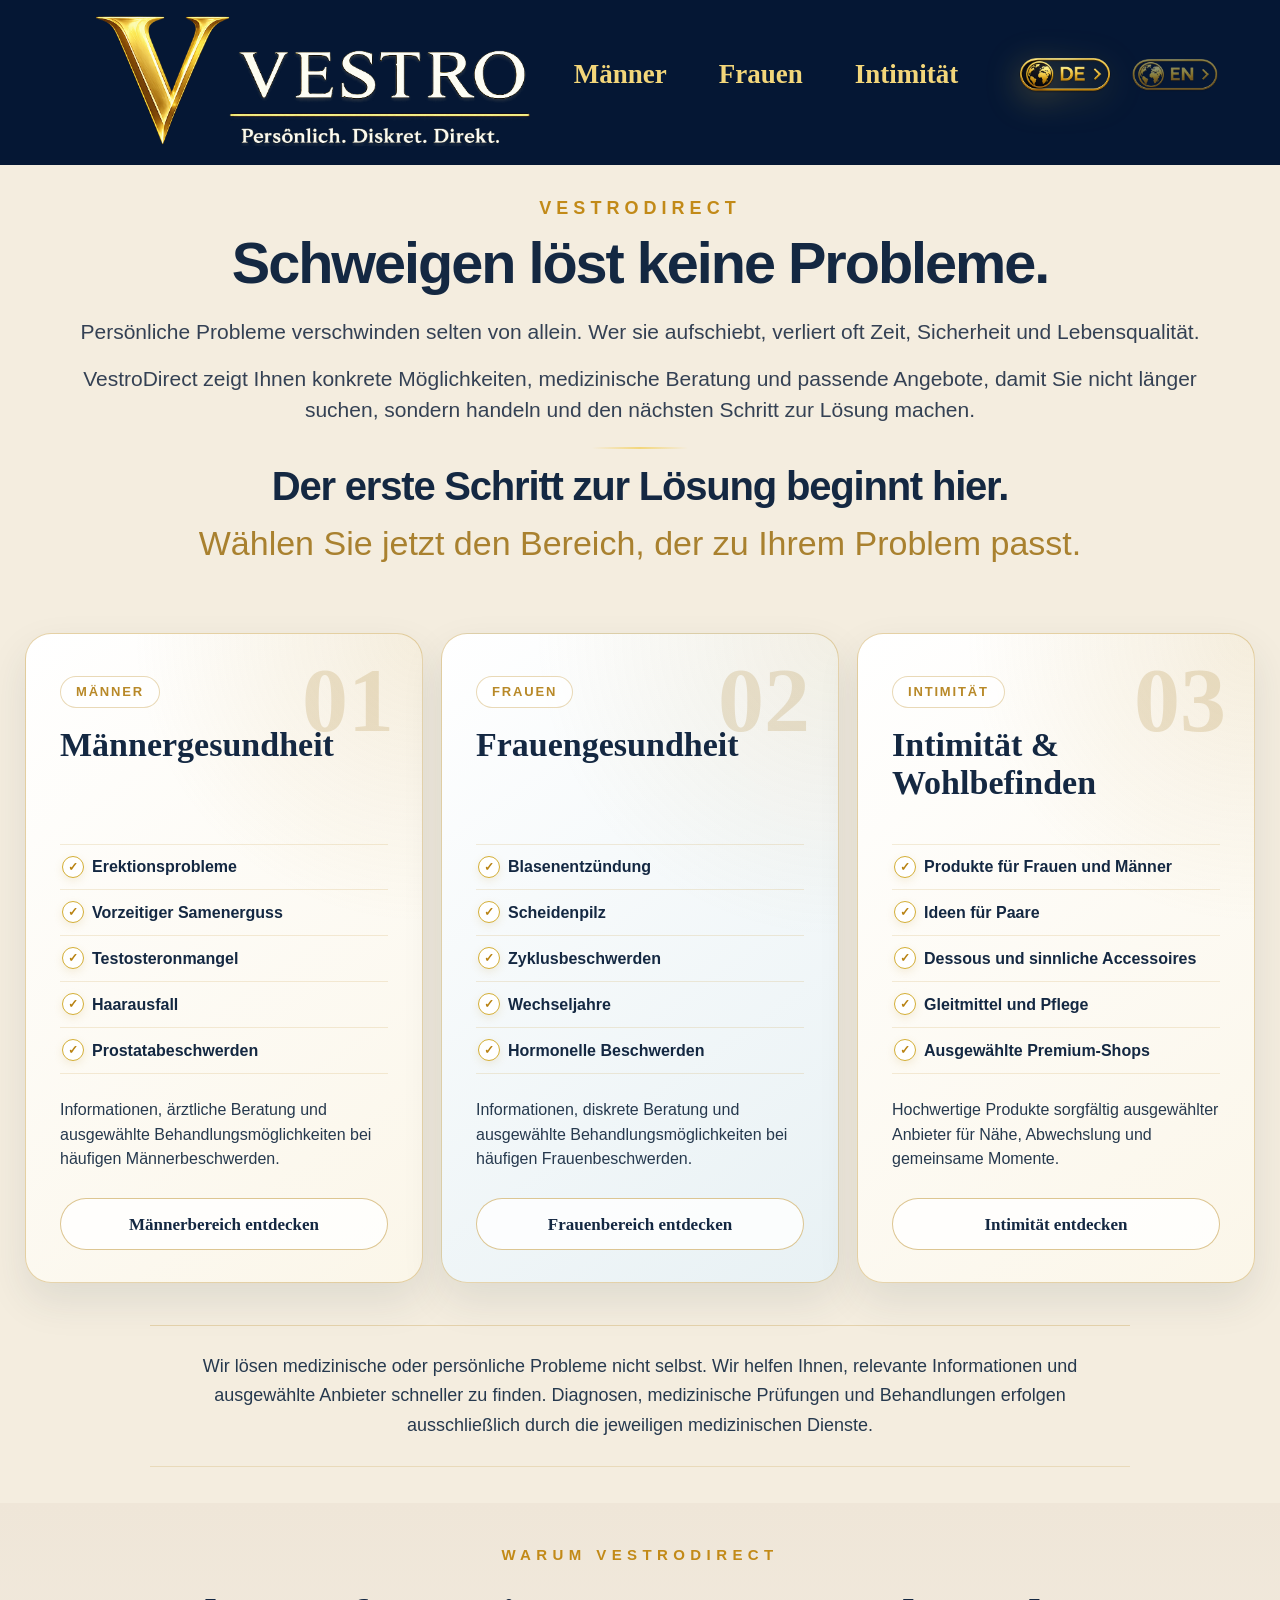
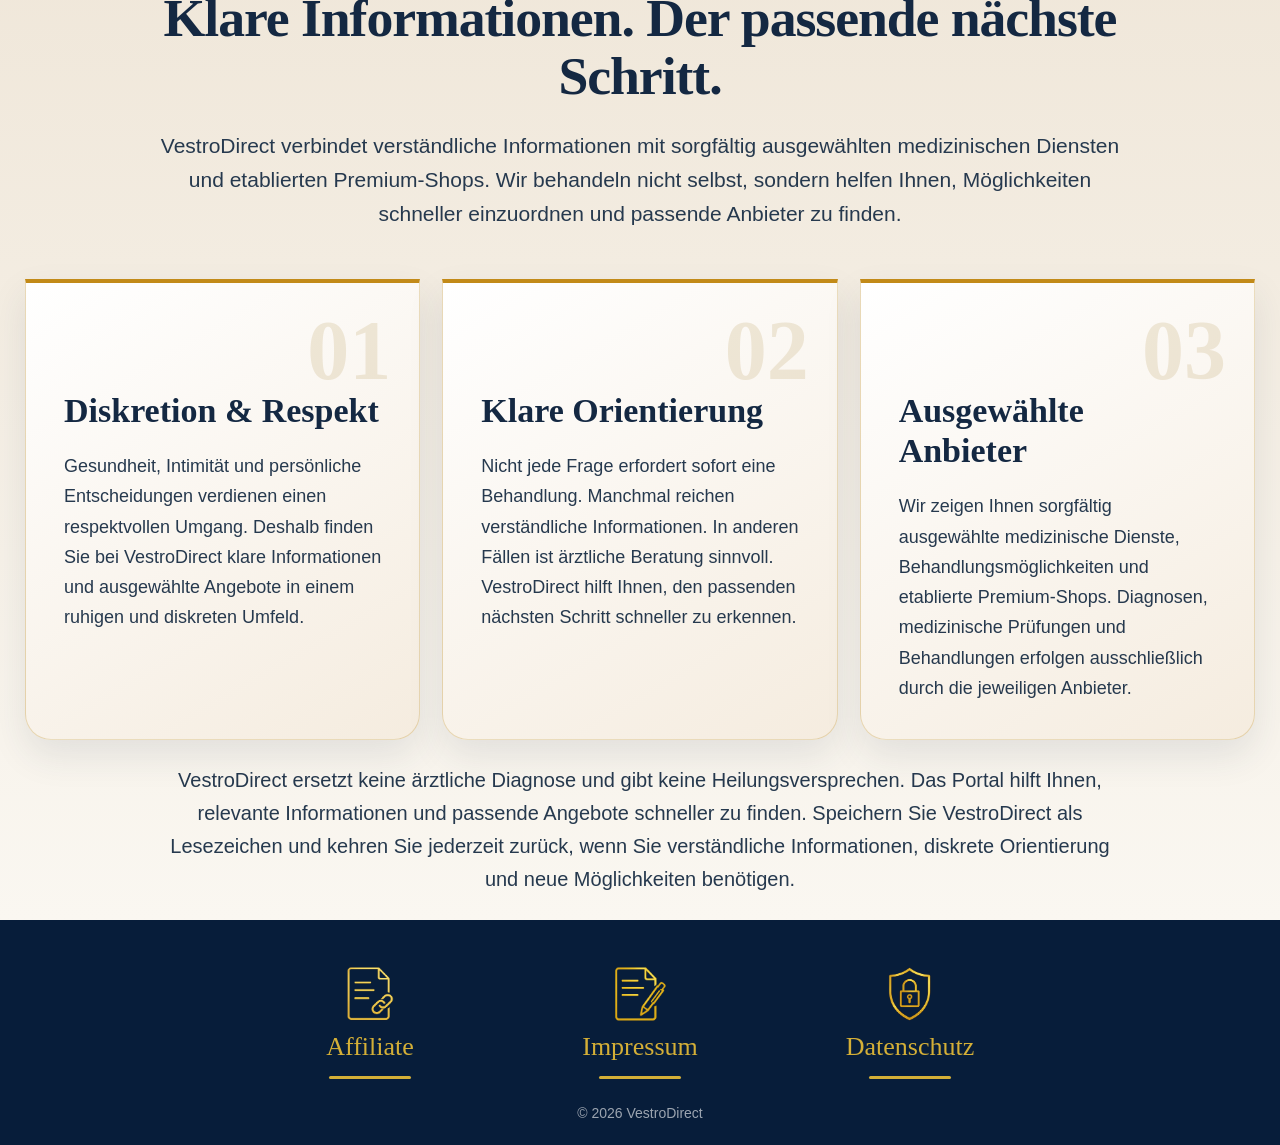
<file: index.html>
<!DOCTYPE html>
<html lang="de">

<head>
    <!-- Google tag (gtag.js) -->
    <script async src="https://www.googletagmanager.com/gtag/js?id=G-5FR7HRP999"></script>
    <script>
        window.dataLayer = window.dataLayer || [];

        function gtag() {
            dataLayer.push(arguments);
        }

        gtag("js", new Date());
        gtag("config", "G-5FR7HRP999");
    </script>

    <!-- =========================
         BASIC META
    ========================== -->
    <meta charset="UTF-8">

    <meta
        name="viewport"
        content="width=device-width, initial-scale=1.0"
    >

   <title>VestroDirect | Diskrete Lösungen. Exklusive Produkte.</title>
    <meta
  name="description"
  content="Diskrete Lösungen und exklusive Produkte für Ihre persönlichen Bedürfnisse."
>

    <meta
        name="tradetracker-site-verification"
        content="d7512b7d857cfe5f6a5f18b31994349f99f5054a"
    >

    <meta name="robots" content="index, follow">

    <link
        rel="canonical"
        href="https://vestrodirect.de/"
    >

    <!-- =========================
         ICONS & STYLES
    ========================== -->
    <link
        rel="icon"
        type="image/png"
        sizes="32x32"
        href="images/vestro_favicon_minimal_32x32.png"
    >

    <link
        rel="stylesheet"
        href="css/style.css"
    >

    <!-- =========================
         OPEN GRAPH
    ========================== -->
    <meta property="og:type" content="website">
    <meta property="og:url" content="https://vestrodirect.de/">

   <meta property="og:title"
content="VestroDirect | Diskrete Lösungen. Exklusive Produkte.">

    <meta property="og:description"
content="Diskrete Lösungen und exklusive Produkte für Ihre persönlichen Bedürfnisse.">

    <meta
        property="og:image"
        content="https://vestrodirect.de/images/vestro_favicon_ring_512x512.png"
    >

    <meta property="og:image:width" content="512">
    <meta property="og:image:height" content="512">
    <meta property="og:image:type" content="image/png">

    <!-- =========================
         TWITTER / X PREVIEW
    ========================== -->
    <meta name="twitter:card" content="summary">

    <meta property="og:description"
content="Diskrete Lösungen. Exklusive Produkte.">

   <meta name="twitter:description"
content="Diskrete Lösungen und exklusive Produkte für Ihre persönlichen Bedürfnisse.">
    <meta
        name="twitter:image"
        content="https://vestrodirect.de/images/vestro_favicon_ring_512x512.png"
    >
</head>

<body>

    <!-- =========================
         HERO SECTION
    ========================== -->
    <section class="hero">

        <!-- Header / Topbar -->
        <header class="topbar">

            <a
                href="index.html"
                class="logo-link"
                aria-label="VestroDirect Startseite"
            >
                <img
                    src="images/vestro_logo_dark_transparent_v2.png"
                    alt="VestroDirect"
                    class="logo"
                >
            </a>

            <nav
                class="main-navigation"
                aria-label="Hauptnavigation"
            >
                <a
                    href="mann.html"
                    data-de="Männer"
                    data-en="Men"
                >
                    Männer
                </a>

                <a
                    href="frau.html"
                    data-de="Frauen"
                    data-en="Women"
                >
                    Frauen
                </a>

                <a
                    href="intim.html"
                    data-de="Intimität"
                    data-en="Intimacy"
                >
                    Intimität
                </a>
            </nav>

            <div
                class="lang-buttons"
                aria-label="Sprachauswahl"
            >
                <button
                    type="button"
                    class="lang-control is-active"
                    data-language="de"
                    aria-label="Deutsch"
                    aria-pressed="true"
                >
                    <img
                        src="images/lang-de-gold-transparent-v1.png"
                        alt="Deutsch"
                        class="lang-btn"
                    >
                </button>

                <button
                    type="button"
                    class="lang-control"
                    data-language="en"
                    aria-label="English"
                    aria-pressed="false"
                >
                    <img
                        src="images/lang-en-gold-transparent-v1.png"
                        alt="English"
                        class="lang-btn"
                    >
                </button>
            </div>

        </header>

          <!-- Hero Content -->
        <div class="hero-container">

            <div class="hero-text">

                <span
                    class="hero-label"
                    data-de="VESTRODIRECT"
                    data-en="VESTRODIRECT"
                >
                    VESTRODIRECT
                </span>

                <h1
                    data-de="Schweigen löst keine Probleme."
                    data-en="Silence does not solve problems."
                >
                    Schweigen löst keine Probleme.
                </h1>

                           <p
                    data-de="Persönliche Probleme verschwinden selten von allein. Wer sie aufschiebt, verliert oft Zeit, Sicherheit und Lebensqualität."
                    data-en="Personal problems rarely disappear on their own. Postponing them often costs time, confidence and quality of life."
                >
                    Persönliche Probleme verschwinden selten von allein.
                    Wer sie aufschiebt, verliert oft Zeit, Sicherheit
                    und Lebensqualität.
                </p>

                <p
                    data-de="VestroDirect zeigt Ihnen konkrete Möglichkeiten, medizinische Beratung und passende Angebote, damit Sie nicht länger suchen, sondern handeln und den nächsten Schritt zur Lösung machen."
                    data-en="VestroDirect shows you concrete options, medical consultation and suitable offers so you can stop searching, take action and make the next step toward a solution."
                >
                    VestroDirect zeigt Ihnen konkrete Möglichkeiten,
                    medizinische Beratung und passende Angebote,
                    damit Sie nicht länger suchen, sondern handeln
                    und den nächsten Schritt zur Lösung machen.
                </p>

                <div class="hero-divider"></div>

                <div class="hero-quote">

                    <strong
                        data-de="Der erste Schritt zur Lösung beginnt hier."
                        data-en="The first step toward a solution starts here."
                    >
                        Der erste Schritt zur Lösung beginnt hier.
                    </strong>

                    <span
                        data-de="Wählen Sie jetzt den Bereich, der zu Ihrem Problem passt."
                        data-en="Choose the area that matches your problem."
                    >
                        Wählen Sie jetzt den Bereich, der zu Ihrem Problem passt.
                    </span>

                </div>

            </div>

        </div>

    </section>
    <!-- =========================
         MAIN CONTENT
    ========================== -->
    <main class="main-content">

  <!-- =========================
     PORTAL SECTIONS
========================== -->
<section
    class="portal-sections"
    id="bereiche"
>
    <div class="portal-grid">
  
        <!-- Männer -->
        <a
            href="mann.html"
            class="portal-card"
            aria-label="Männergesundheit"
        >
            <span class="card-number">01</span>

            <span
                class="portal-card-category"
                data-de="MÄNNER"
                data-en="MEN"
            >
                MÄNNER
            </span>

            <h3
                data-de="Männergesundheit"
                data-en="Men’s health"
            >
                Männergesundheit
            </h3>

            <ul class="card-points">

                <li
                    data-de="Erektionsprobleme"
                    data-en="Erectile dysfunction"
                >
                    Erektionsprobleme
                </li>

                <li
                    data-de="Vorzeitiger Samenerguss"
                    data-en="Premature ejaculation"
                >
                    Vorzeitiger Samenerguss
                </li>

                <li
                    data-de="Testosteronmangel"
                    data-en="Low testosterone"
                >
                    Testosteronmangel
                </li>

                <li
                    data-de="Haarausfall"
                    data-en="Hair loss"
                >
                    Haarausfall
                </li>

                <li
                    data-de="Prostatabeschwerden"
                    data-en="Prostate-related concerns"
                >
                    Prostatabeschwerden
                </li>

            </ul>

            <p
                class="portal-card-description"
                data-de="Informationen, ärztliche Beratung und ausgewählte Behandlungsmöglichkeiten bei häufigen Männerbeschwerden."
                data-en="Information, medical consultation and selected treatment options for common men’s health concerns."
            >
                Informationen, ärztliche Beratung und ausgewählte
                Behandlungsmöglichkeiten bei häufigen Männerbeschwerden.
            </p>

            <span
                class="portal-card-link"
                data-de="Männerbereich entdecken"
                data-en="Explore men’s health"
            >
                Männerbereich entdecken
            </span>
        </a>

        <!-- Frauen -->
        <a
            href="frau.html"
            class="portal-card"
            aria-label="Frauengesundheit"
        >
            <span class="card-number">02</span>

            <span
                class="portal-card-category"
                data-de="FRAUEN"
                data-en="WOMEN"
            >
                FRAUEN
            </span>

            <h3
                data-de="Frauengesundheit"
                data-en="Women’s health"
            >
                Frauengesundheit
            </h3>

            <ul class="card-points">

                <li
                    data-de="Blasenentzündung"
                    data-en="Urinary tract infections"
                >
                    Blasenentzündung
                </li>

                <li
                    data-de="Scheidenpilz"
                    data-en="Vaginal thrush"
                >
                    Scheidenpilz
                </li>

                <li
                    data-de="Zyklusbeschwerden"
                    data-en="Menstrual cycle concerns"
                >
                    Zyklusbeschwerden
                </li>

                <li
                    data-de="Wechseljahre"
                    data-en="Menopause"
                >
                    Wechseljahre
                </li>

                <li
                    data-de="Hormonelle Beschwerden"
                    data-en="Hormonal concerns"
                >
                    Hormonelle Beschwerden
                </li>

            </ul>

            <p
                class="portal-card-description"
                data-de="Informationen, diskrete Beratung und ausgewählte Behandlungsmöglichkeiten bei häufigen Frauenbeschwerden."
                data-en="Information, discreet consultation and selected treatment options for common women’s health concerns."
            >
                Informationen, diskrete Beratung und ausgewählte
                Behandlungsmöglichkeiten bei häufigen Frauenbeschwerden.
            </p>

            <span
                class="portal-card-link"
                data-de="Frauenbereich entdecken"
                data-en="Explore women’s health"
            >
                Frauenbereich entdecken
            </span>
        </a>

        <!-- Intimität -->
        <a
            href="intim.html"
            class="portal-card"
            aria-label="Intimität und Wohlbefinden"
        >
            <span class="card-number">03</span>

            <span
                class="portal-card-category"
                data-de="INTIMITÄT"
                data-en="INTIMACY"
            >
                INTIMITÄT
            </span>

            <h3
                data-de="Intimität & Wohlbefinden"
                data-en="Intimacy & wellbeing"
            >
                Intimität & Wohlbefinden
            </h3>

            <ul class="card-points">

                <li
                    data-de="Produkte für Frauen und Männer"
                    data-en="Products for women and men"
                >
                    Produkte für Frauen und Männer
                </li>

                <li
                    data-de="Ideen für Paare"
                    data-en="Ideas for couples"
                >
                    Ideen für Paare
                </li>

                <li
                    data-de="Dessous und sinnliche Accessoires"
                    data-en="Lingerie and sensual accessories"
                >
                    Dessous und sinnliche Accessoires
                </li>

                <li
                    data-de="Gleitmittel und Pflege"
                    data-en="Lubricants and intimate care"
                >
                    Gleitmittel und Pflege
                </li>

                <li
                    data-de="Ausgewählte Premium-Shops"
                    data-en="Selected premium shops"
                >
                    Ausgewählte Premium-Shops
                </li>

            </ul>

            <p
                class="portal-card-description"
                data-de="Hochwertige Produkte sorgfältig ausgewählter Anbieter für Nähe, Abwechslung und gemeinsame Momente."
                data-en="High-quality products from carefully selected providers for intimacy, variety and shared moments."
            >
                Hochwertige Produkte sorgfältig ausgewählter Anbieter
                für Nähe, Abwechslung und gemeinsame Momente.
            </p>

            <span
                class="portal-card-link"
                data-de="Intimität entdecken"
                data-en="Explore intimacy"
            >
                Intimität entdecken
            </span>
        </a>

    </div>

    <div class="portal-note">

        <p
            data-de="Wir lösen medizinische oder persönliche Probleme nicht selbst. Wir helfen Ihnen, relevante Informationen und ausgewählte Anbieter schneller zu finden. Diagnosen, medizinische Prüfungen und Behandlungen erfolgen ausschließlich durch die jeweiligen medizinischen Dienste."
            data-en="We do not solve medical or personal problems ourselves. We help you find relevant information and selected providers more quickly. Diagnoses, medical assessments and treatments are provided exclusively by the respective medical services."
        >
            Wir lösen medizinische oder persönliche Probleme nicht selbst.
            Wir helfen Ihnen, relevante Informationen und ausgewählte Anbieter
            schneller zu finden. Diagnosen, medizinische Prüfungen und Behandlungen
            erfolgen ausschließlich durch die jeweiligen medizinischen Dienste.
        </p>

    </div>

</section>

     <!-- =========================
     PRINCIPLES SECTION
========================= -->
<section class="principles-section">

    <div class="section-title">

        <span
            class="section-label"
            data-de="WARUM VESTRODIRECT"
            data-en="WHY VESTRODIRECT"
        >
            WARUM VESTRODIRECT
        </span>

        <h2
            data-de="Klare Informationen. Der passende nächste Schritt."
            data-en="Clear information. The right next step."
        >
            Klare Informationen. Der passende nächste Schritt.
        </h2>

        <p
            data-de="VestroDirect verbindet verständliche Informationen mit sorgfältig ausgewählten medizinischen Diensten und etablierten Premium-Shops. Wir behandeln nicht selbst, sondern helfen Ihnen, Möglichkeiten schneller einzuordnen und passende Anbieter zu finden."
            data-en="VestroDirect combines clear information with carefully selected medical services and established premium shops. We do not provide treatment ourselves. We help you understand the available options and find suitable providers more quickly."
        >
            VestroDirect verbindet verständliche Informationen
            mit sorgfältig ausgewählten medizinischen Diensten
            und etablierten Premium-Shops.
            Wir behandeln nicht selbst,
            sondern helfen Ihnen,
            Möglichkeiten schneller einzuordnen
            und passende Anbieter zu finden.
        </p>

    </div>

    <div class="principles-grid">

        <!-- Prinzip 1 -->
        <article class="principle-card">

            <span class="principle-number">01</span>

            <h3
                data-de="Diskretion & Respekt"
                data-en="Discretion & respect"
            >
                Diskretion & Respekt
            </h3>

            <p
                data-de="Gesundheit, Intimität und persönliche Entscheidungen verdienen einen respektvollen Umgang. Deshalb finden Sie bei VestroDirect klare Informationen und ausgewählte Angebote in einem ruhigen und diskreten Umfeld."
                data-en="Health, intimacy and personal decisions deserve respectful treatment. That is why VestroDirect presents clear information and selected options in a calm and discreet environment."
            >
                Gesundheit, Intimität
                und persönliche Entscheidungen
                verdienen einen respektvollen Umgang.
                Deshalb finden Sie bei VestroDirect
                klare Informationen
                und ausgewählte Angebote
                in einem ruhigen
                und diskreten Umfeld.
            </p>

        </article>

        <!-- Prinzip 2 -->
        <article class="principle-card">

            <span class="principle-number">02</span>

            <h3
                data-de="Klare Orientierung"
                data-en="Clear guidance"
            >
                Klare Orientierung
            </h3>

            <p
                data-de="Nicht jede Frage erfordert sofort eine Behandlung. Manchmal reichen verständliche Informationen. In anderen Fällen ist ärztliche Beratung sinnvoll. VestroDirect hilft Ihnen, den passenden nächsten Schritt schneller zu erkennen."
                data-en="Not every question requires immediate treatment. Sometimes clear information is enough. In other cases, medical advice may be appropriate. VestroDirect helps you identify the right next step more quickly."
            >
                Nicht jede Frage
                erfordert sofort eine Behandlung.
                Manchmal reichen
                verständliche Informationen.
                In anderen Fällen
                ist ärztliche Beratung sinnvoll.
                VestroDirect hilft Ihnen,
                den passenden nächsten Schritt
                schneller zu erkennen.
            </p>

        </article>

        <!-- Prinzip 3 -->
        <article class="principle-card">

            <span class="principle-number">03</span>

            <h3
                data-de="Ausgewählte Anbieter"
                data-en="Selected providers"
            >
                Ausgewählte Anbieter
            </h3>

            <p
                data-de="Wir zeigen Ihnen sorgfältig ausgewählte medizinische Dienste, Behandlungsmöglichkeiten und etablierte Premium-Shops. Diagnosen, medizinische Prüfungen und Behandlungen erfolgen ausschließlich durch die jeweiligen Anbieter."
                data-en="We present carefully selected medical services, treatment options and established premium shops. Diagnoses, medical assessments and treatments are provided exclusively by the respective providers."
            >
                Wir zeigen Ihnen
                sorgfältig ausgewählte
                medizinische Dienste,
                Behandlungsmöglichkeiten
                und etablierte Premium-Shops.
                Diagnosen, medizinische Prüfungen
                und Behandlungen erfolgen
                ausschließlich durch
                die jeweiligen Anbieter.
            </p>

        </article>

    </div>

    <div class="principles-note">

        <p
            data-de="VestroDirect ersetzt keine ärztliche Diagnose und gibt keine Heilungsversprechen. Das Portal hilft Ihnen, relevante Informationen und passende Angebote schneller zu finden. Speichern Sie VestroDirect als Lesezeichen und kehren Sie jederzeit zurück, wenn Sie verständliche Informationen, diskrete Orientierung und neue Möglichkeiten benötigen."
            data-en="VestroDirect does not replace a medical diagnosis and makes no promises of a cure. The portal helps you find relevant information and suitable options more quickly. Save VestroDirect as a bookmark and return whenever you need clear information, discreet guidance and new options."
        >
            VestroDirect ersetzt
            keine ärztliche Diagnose
            und gibt keine Heilungsversprechen.
            Das Portal hilft Ihnen,
            relevante Informationen
            und passende Angebote
            schneller zu finden.
            Speichern Sie VestroDirect
            als Lesezeichen
            und kehren Sie jederzeit zurück,
            wenn Sie verständliche Informationen,
            diskrete Orientierung
            und neue Möglichkeiten benötigen.
        </p>

    </div>

</section>
<!-- =========================
     FOOTER
========================= -->
<footer class="site-footer">

    <div class="content-container">

        <div class="footer-links">

            <a href="affiliate.html" class="footer-link">
                <img src="images/affiliate.png" alt="Affiliate">

                <span
                    data-de="Affiliate"
                    data-en="Affiliate"
                >
                    Affiliate
                </span>
            </a>

            <a href="impressum.html" class="footer-link">
                <img src="images/impressum.png" alt="Impressum">

                <span
                    data-de="Impressum"
                    data-en="Legal Notice"
                >
                    Impressum
                </span>
            </a>

            <a href="datenschutz.html" class="footer-link">
                <img src="images/datenschutz.png" alt="Datenschutz">

                <span
                    data-de="Datenschutz"
                    data-en="Privacy Policy"
                >
                    Datenschutz
                </span>
            </a>

        </div>

        <div class="footer-copy">
            <p>© 2026 VestroDirect</p>

            <p
                data-de="Persönlich. Diskret. Direkt."
                data-en="Personal. Discreet. Direct."
            >
                Persönlich. Diskret. Direkt.
            </p>
        </div>

    </div>

</footer>
    <!-- =========================
         LANGUAGE SWITCHER
    ========================== -->
    <script>
        const languageButtons =
            document.querySelectorAll(".lang-control");

        const translatedElements =
            document.querySelectorAll("[data-de][data-en]");

        const pageDescription =
            document.querySelector('meta[name="description"]');

        const languageSettings = {
            de: {
                pageTitle:
                    "VestroDirect | Diskrete Lösungen für persönliche Themen",

                pageDescription:
                    "VestroDirect ist ein unabhängiges Informationsportal für persönliche Themen, diskrete Entscheidungen und vertrauensvolle Orientierung in Deutschland."
            },

            en: {
                pageTitle:
                    "VestroDirect | Discreet solutions for personal topics",

                pageDescription:
                    "VestroDirect is an independent information portal for personal topics, discreet decisions and trustworthy orientation in Germany."
            }
        };

        function setLanguage(language) {
            if (!languageSettings[language]) {
                return;
            }

            document.documentElement.lang = language;

            translatedElements.forEach((element) => {
                element.innerHTML =
                    element.dataset[language];
            });

            document.title =
                languageSettings[language].pageTitle;

            pageDescription.setAttribute(
                "content",
                languageSettings[language].pageDescription
            );

            languageButtons.forEach((button) => {
                const isActive =
                    button.dataset.language === language;

                button.classList.toggle(
                    "is-active",
                    isActive
                );

                button.setAttribute(
                    "aria-pressed",
                    String(isActive)
                );
            });
        }

        languageButtons.forEach((button) => {
            button.addEventListener("click", () => {
                setLanguage(
                    button.dataset.language
                );
            });
        });

        setLanguage("de");
    </script>

</body>

</html>
</file>
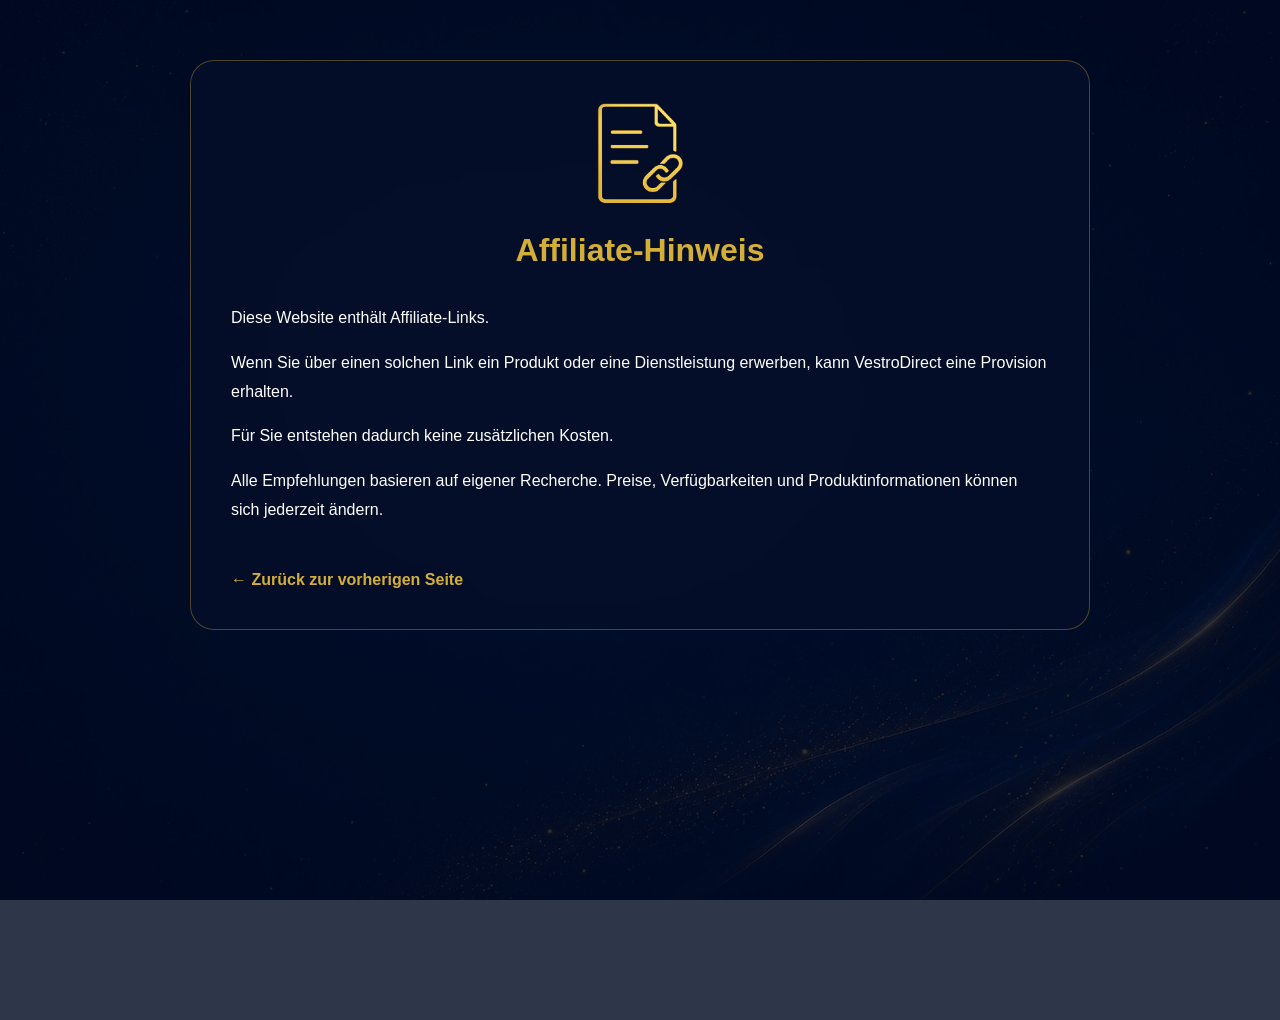
<file: affiliate.html>
<!DOCTYPE html>

<html lang="de">
<head>
<meta charset="UTF-8">
<meta name="viewport" content="width=device-width, initial-scale=1.0">
<title>Affiliate-Hinweis | VestroDirect</title>

<style>
body{
margin:0;
font-family:Arial,Helvetica,sans-serif;
color:#ffffff;
background-image:url("images/vestro_hero_luxury_navy_gold.webp");
background-size:cover;
background-position:center;
background-attachment:fixed;
}

.overlay{
min-height:100vh;
background:rgba(0,10,35,.82);
padding:60px 20px;
}

.container{
max-width:900px;
margin:0 auto;
}

.card{
background:rgba(5,15,40,.85);
border:1px solid rgba(212,175,55,.35);
border-radius:24px;
padding:40px;
backdrop-filter:blur(12px);
}

.icon{
width:90px;
display:block;
margin:0 auto 25px;
}

h1{
text-align:center;
color:#d4af37;
margin-bottom:35px;
}

p{
line-height:1.8;
}

a{
color:#d4af37;
text-decoration:none;
}

.back{
display:inline-block;
margin-top:30px;
font-weight:bold;
}
</style>

</head>
<body>

<div class="overlay">
<div class="container">
<div class="card">

<img src="images/affiliate.png" class="icon" alt="Affiliate">

<h1>Affiliate-Hinweis</h1>

<p>
Diese Website enthält Affiliate-Links.
</p>

<p>
Wenn Sie über einen solchen Link ein Produkt oder eine Dienstleistung erwerben,
kann VestroDirect eine Provision erhalten.
</p>

<p>
Für Sie entstehen dadurch keine zusätzlichen Kosten.
</p>

<p>
Alle Empfehlungen basieren auf eigener Recherche.
Preise, Verfügbarkeiten und Produktinformationen können sich jederzeit ändern.
</p>

<a href="#" onclick="history.back(); return false;" class="back">
    ← Zurück zur vorherigen Seite
</a>

</div>
</div>
</div>

</body>
</html>
</file>
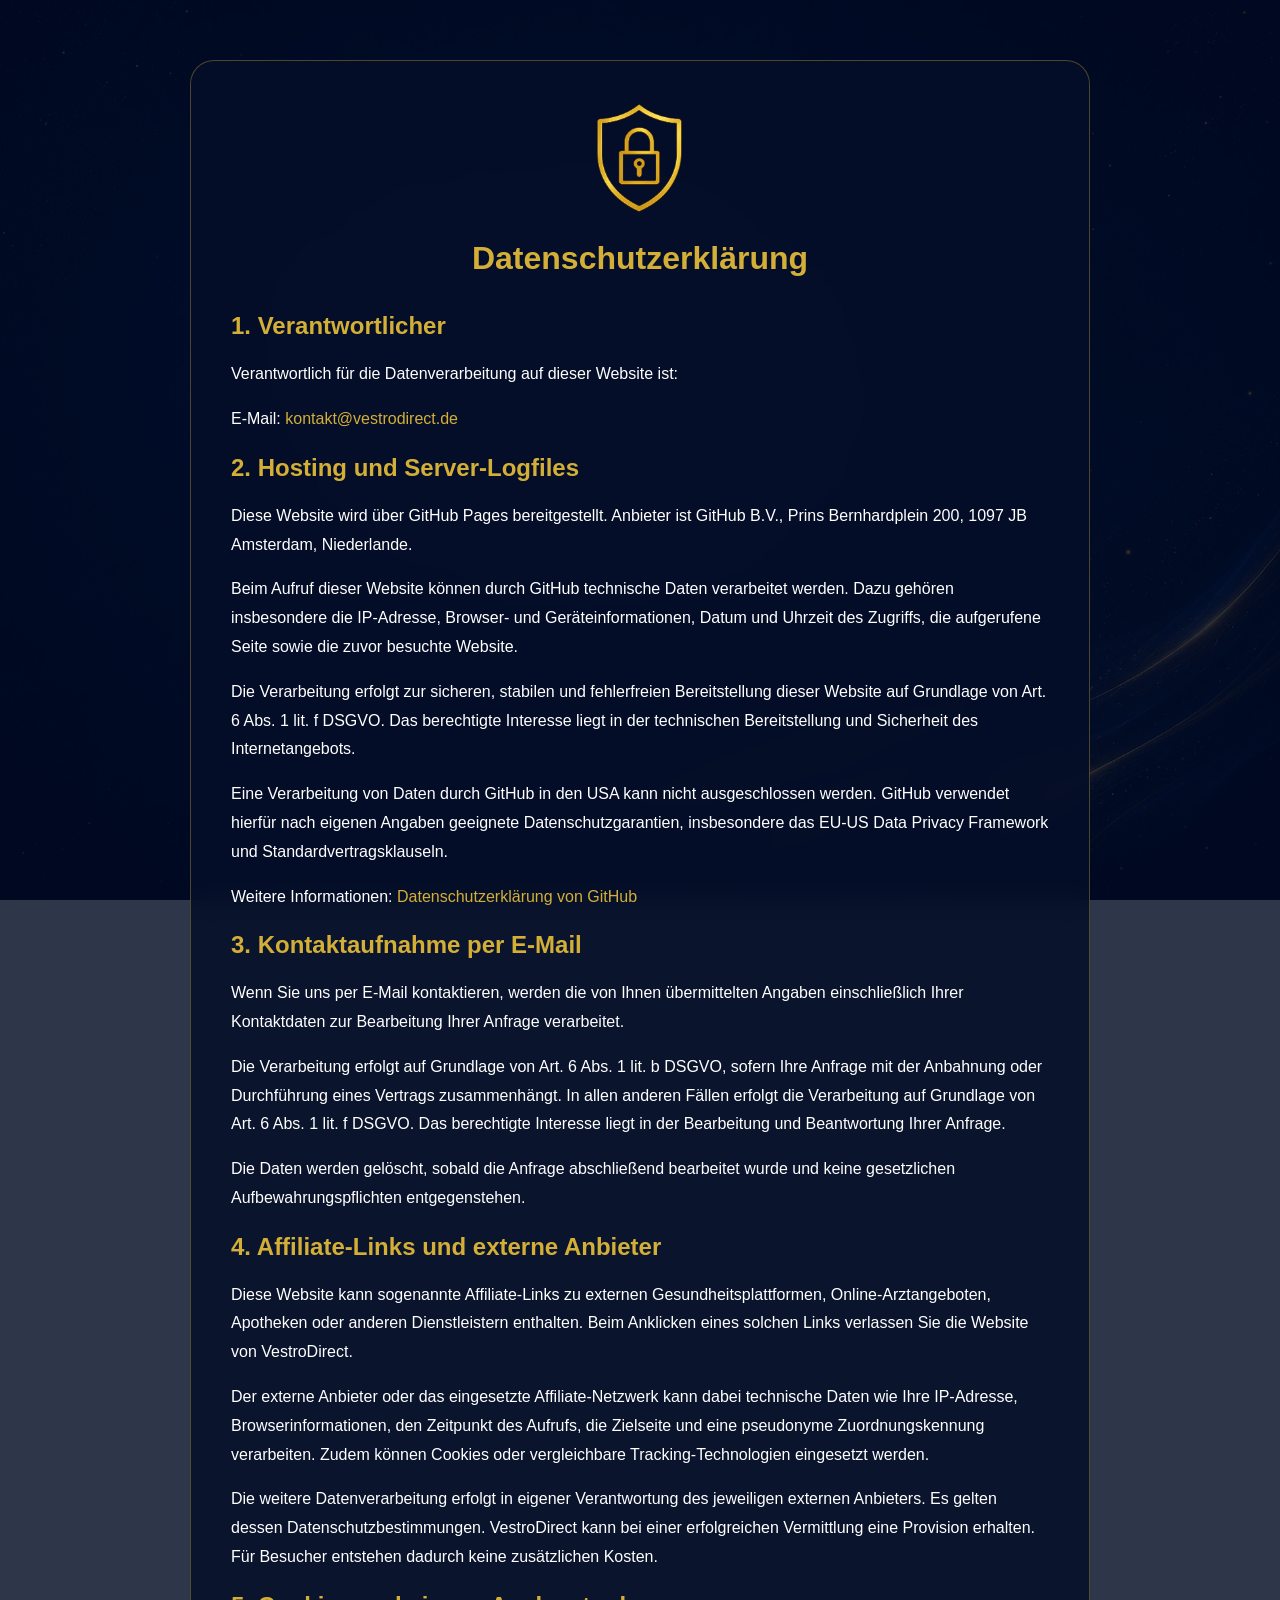
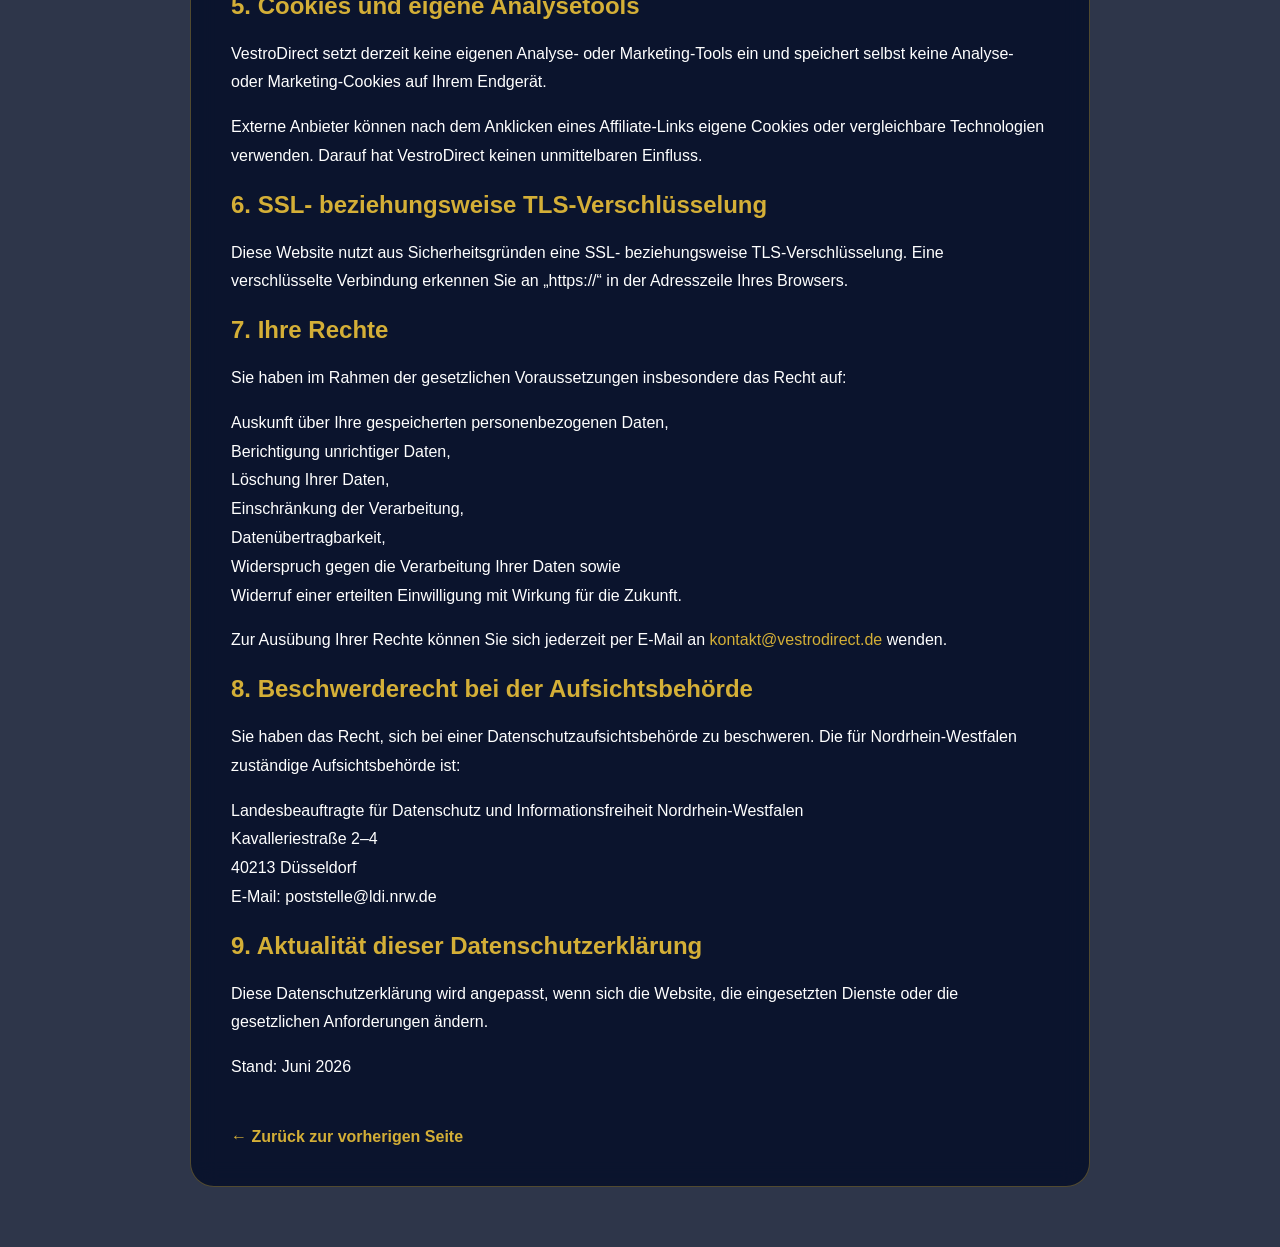
<file: datenschutz.html>
<!DOCTYPE html>

<html lang="de">
<head>
<meta charset="UTF-8">
<meta name="viewport" content="width=device-width, initial-scale=1.0">
<title>Datenschutz | VestroDirect</title>

<style>
body{
margin:0;
font-family:Arial,Helvetica,sans-serif;
color:#ffffff;
background-image:url("images/vestro_hero_luxury_navy_gold.webp");
background-size:cover;
background-position:center;
background-attachment:fixed;
}

.overlay{
min-height:100vh;
background:rgba(0,10,35,.82);
padding:60px 20px;
}

.container{
max-width:900px;
margin:0 auto;
}

.card{
background:rgba(5,15,40,.85);
border:1px solid rgba(212,175,55,.35);
border-radius:24px;
padding:40px;
backdrop-filter:blur(12px);
}

.icon{
width:90px;
display:block;
margin:0 auto 25px;
}

h1,h2{
color:#d4af37;
}

h1{
text-align:center;
margin-bottom:35px;
}

p{
line-height:1.8;
}

a{
color:#d4af37;
text-decoration:none;
}

.back{
display:inline-block;
margin-top:30px;
font-weight:bold;
}
</style>

</head>
<body>

<div class="overlay">
<div class="container">
<div class="card">

<img src="images/datenschutz.png" class="icon" alt="Datenschutz">

<h1>Datenschutzerklärung</h1>

<h2>1. Verantwortlicher</h2>

<p>
  Verantwortlich für die Datenverarbeitung auf dieser Website ist:
</p>

<p>
  E-Mail:
  <a href="mailto:kontakt@vestrodirect.de">
    kontakt@vestrodirect.de
  </a>
</p>

<h2>2. Hosting und Server-Logfiles</h2>

<p>
  Diese Website wird über GitHub Pages bereitgestellt.
  Anbieter ist GitHub B.V., Prins Bernhardplein 200,
  1097 JB Amsterdam, Niederlande.
</p>

<p>
  Beim Aufruf dieser Website können durch GitHub technische Daten
  verarbeitet werden. Dazu gehören insbesondere die IP-Adresse,
  Browser- und Geräteinformationen, Datum und Uhrzeit des Zugriffs,
  die aufgerufene Seite sowie die zuvor besuchte Website.
</p>

<p>
  Die Verarbeitung erfolgt zur sicheren, stabilen und fehlerfreien
  Bereitstellung dieser Website auf Grundlage von Art. 6 Abs. 1 lit. f DSGVO.
  Das berechtigte Interesse liegt in der technischen Bereitstellung und
  Sicherheit des Internetangebots.
</p>

<p>
  Eine Verarbeitung von Daten durch GitHub in den USA kann nicht
  ausgeschlossen werden. GitHub verwendet hierfür nach eigenen Angaben
  geeignete Datenschutzgarantien, insbesondere das EU-US Data Privacy
  Framework und Standardvertragsklauseln.
</p>

<p>
  Weitere Informationen:
  <a href="https://docs.github.com/de/site-policy/privacy-policies/github-general-privacy-statement"
     target="_blank"
     rel="noopener noreferrer">
    Datenschutzerklärung von GitHub
  </a>
</p>

<h2>3. Kontaktaufnahme per E-Mail</h2>

<p>
  Wenn Sie uns per E-Mail kontaktieren, werden die von Ihnen übermittelten
  Angaben einschließlich Ihrer Kontaktdaten zur Bearbeitung Ihrer Anfrage
  verarbeitet.
</p>

<p>
  Die Verarbeitung erfolgt auf Grundlage von Art. 6 Abs. 1 lit. b DSGVO,
  sofern Ihre Anfrage mit der Anbahnung oder Durchführung eines Vertrags
  zusammenhängt. In allen anderen Fällen erfolgt die Verarbeitung auf
  Grundlage von Art. 6 Abs. 1 lit. f DSGVO. Das berechtigte Interesse liegt
  in der Bearbeitung und Beantwortung Ihrer Anfrage.
</p>

<p>
  Die Daten werden gelöscht, sobald die Anfrage abschließend bearbeitet wurde
  und keine gesetzlichen Aufbewahrungspflichten entgegenstehen.
</p>

<h2>4. Affiliate-Links und externe Anbieter</h2>

<p>
  Diese Website kann sogenannte Affiliate-Links zu externen Gesundheitsplattformen,
  Online-Arztangeboten, Apotheken oder anderen Dienstleistern enthalten.
  Beim Anklicken eines solchen Links verlassen Sie die Website von VestroDirect.
</p>

<p>
  Der externe Anbieter oder das eingesetzte Affiliate-Netzwerk kann dabei
  technische Daten wie Ihre IP-Adresse, Browserinformationen, den Zeitpunkt
  des Aufrufs, die Zielseite und eine pseudonyme Zuordnungskennung verarbeiten.
  Zudem können Cookies oder vergleichbare Tracking-Technologien eingesetzt werden.
</p>

<p>
  Die weitere Datenverarbeitung erfolgt in eigener Verantwortung des jeweiligen
  externen Anbieters. Es gelten dessen Datenschutzbestimmungen.
  VestroDirect kann bei einer erfolgreichen Vermittlung eine Provision erhalten.
  Für Besucher entstehen dadurch keine zusätzlichen Kosten.
</p>

<h2>5. Cookies und eigene Analysetools</h2>

<p>
  VestroDirect setzt derzeit keine eigenen Analyse- oder Marketing-Tools ein
  und speichert selbst keine Analyse- oder Marketing-Cookies auf Ihrem Endgerät.
</p>

<p>
  Externe Anbieter können nach dem Anklicken eines Affiliate-Links eigene
  Cookies oder vergleichbare Technologien verwenden. Darauf hat VestroDirect
  keinen unmittelbaren Einfluss.
</p>

<h2>6. SSL- beziehungsweise TLS-Verschlüsselung</h2>

<p>
  Diese Website nutzt aus Sicherheitsgründen eine SSL- beziehungsweise
  TLS-Verschlüsselung. Eine verschlüsselte Verbindung erkennen Sie an
  „https://“ in der Adresszeile Ihres Browsers.
</p>

<h2>7. Ihre Rechte</h2>

<p>
  Sie haben im Rahmen der gesetzlichen Voraussetzungen insbesondere das Recht auf:
</p>

<p>
  Auskunft über Ihre gespeicherten personenbezogenen Daten,<br>
  Berichtigung unrichtiger Daten,<br>
  Löschung Ihrer Daten,<br>
  Einschränkung der Verarbeitung,<br>
  Datenübertragbarkeit,<br>
  Widerspruch gegen die Verarbeitung Ihrer Daten sowie<br>
  Widerruf einer erteilten Einwilligung mit Wirkung für die Zukunft.
</p>

<p>
  Zur Ausübung Ihrer Rechte können Sie sich jederzeit per E-Mail an
  <a href="mailto:kontakt@vestrodirect.de">
    kontakt@vestrodirect.de
  </a>
  wenden.
</p>

<h2>8. Beschwerderecht bei der Aufsichtsbehörde</h2>

<p>
  Sie haben das Recht, sich bei einer Datenschutzaufsichtsbehörde zu beschweren.
  Die für Nordrhein-Westfalen zuständige Aufsichtsbehörde ist:
</p>

<p>
  Landesbeauftragte für Datenschutz und Informationsfreiheit Nordrhein-Westfalen<br>
  Kavalleriestraße 2–4<br>
  40213 Düsseldorf<br>
  E-Mail: poststelle@ldi.nrw.de
</p>

<h2>9. Aktualität dieser Datenschutzerklärung</h2>

<p>
  Diese Datenschutzerklärung wird angepasst, wenn sich die Website,
  die eingesetzten Dienste oder die gesetzlichen Anforderungen ändern.
</p>

<p>
  Stand: Juni 2026
</p>

<a href="#" onclick="history.back(); return false;" class="back">
    ← Zurück zur vorherigen Seite
</a>
</div>
</div>
</div>

</body>
</html>
</file>
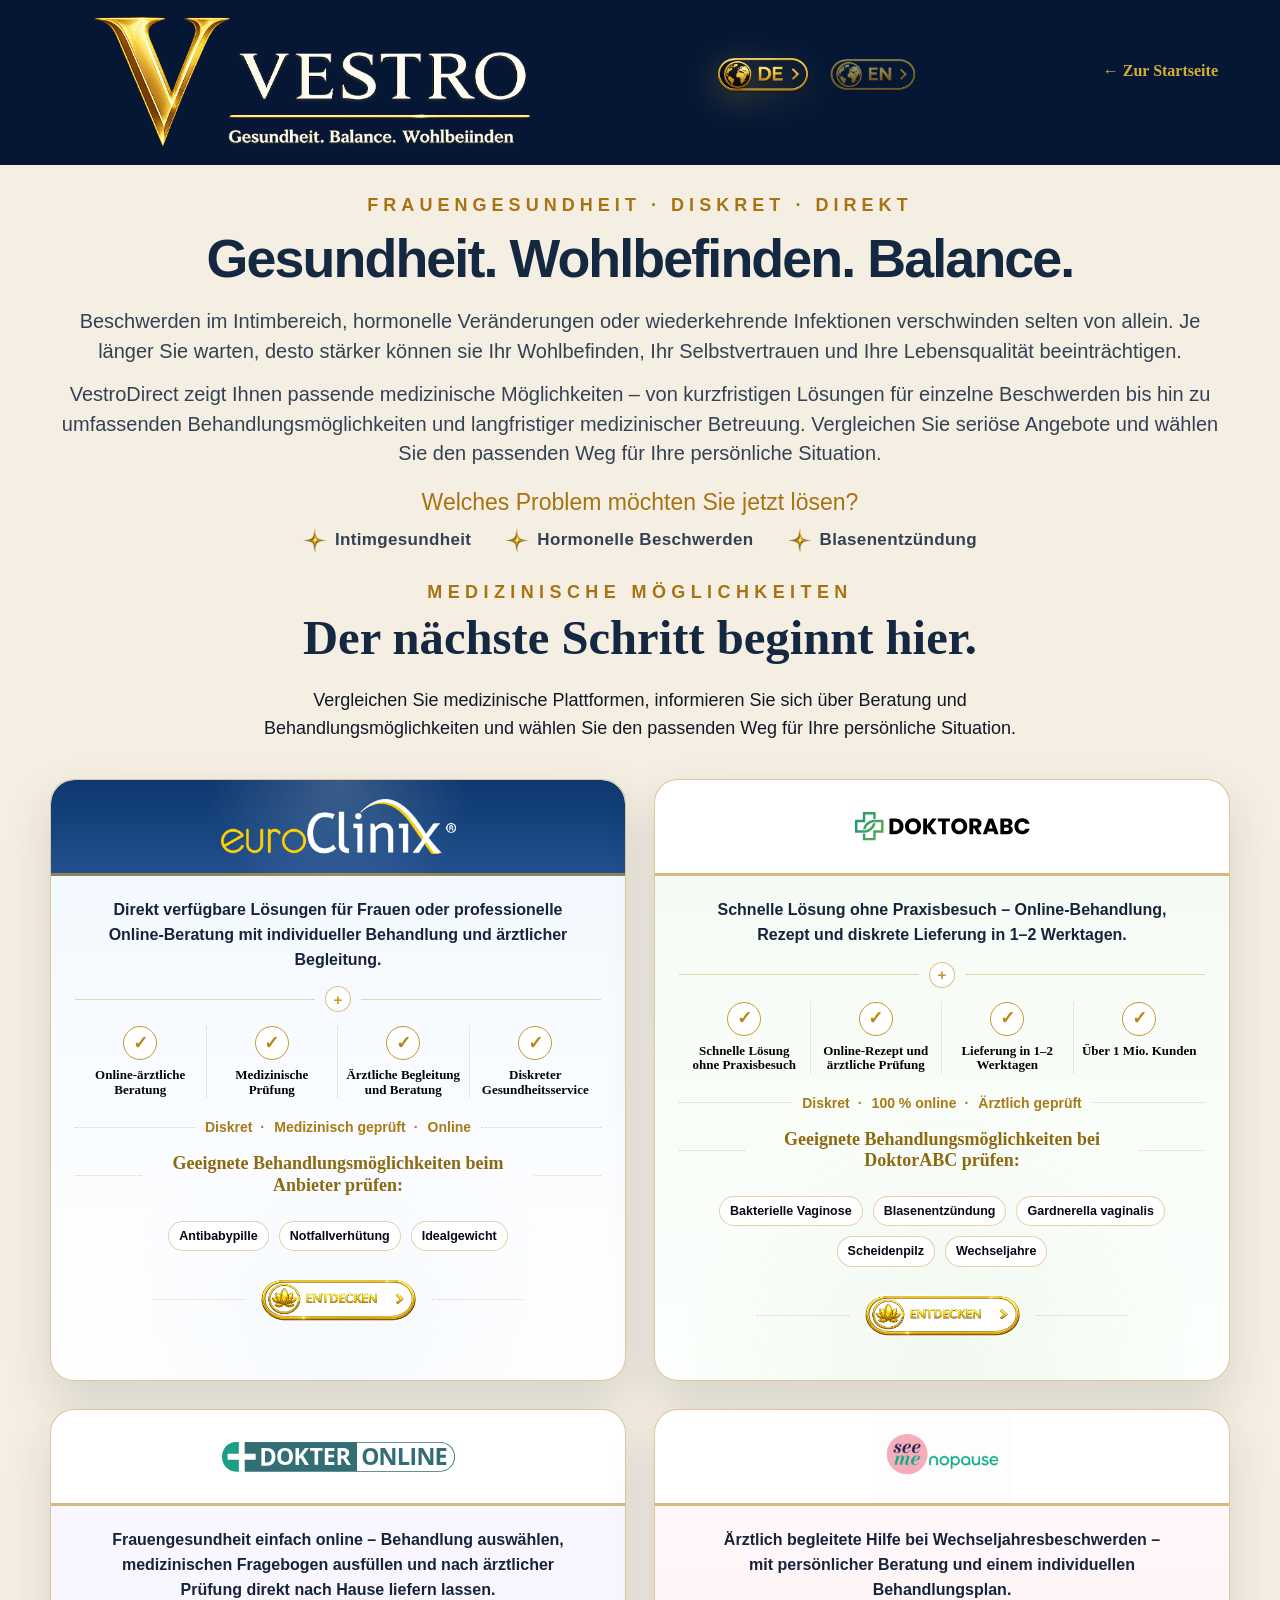
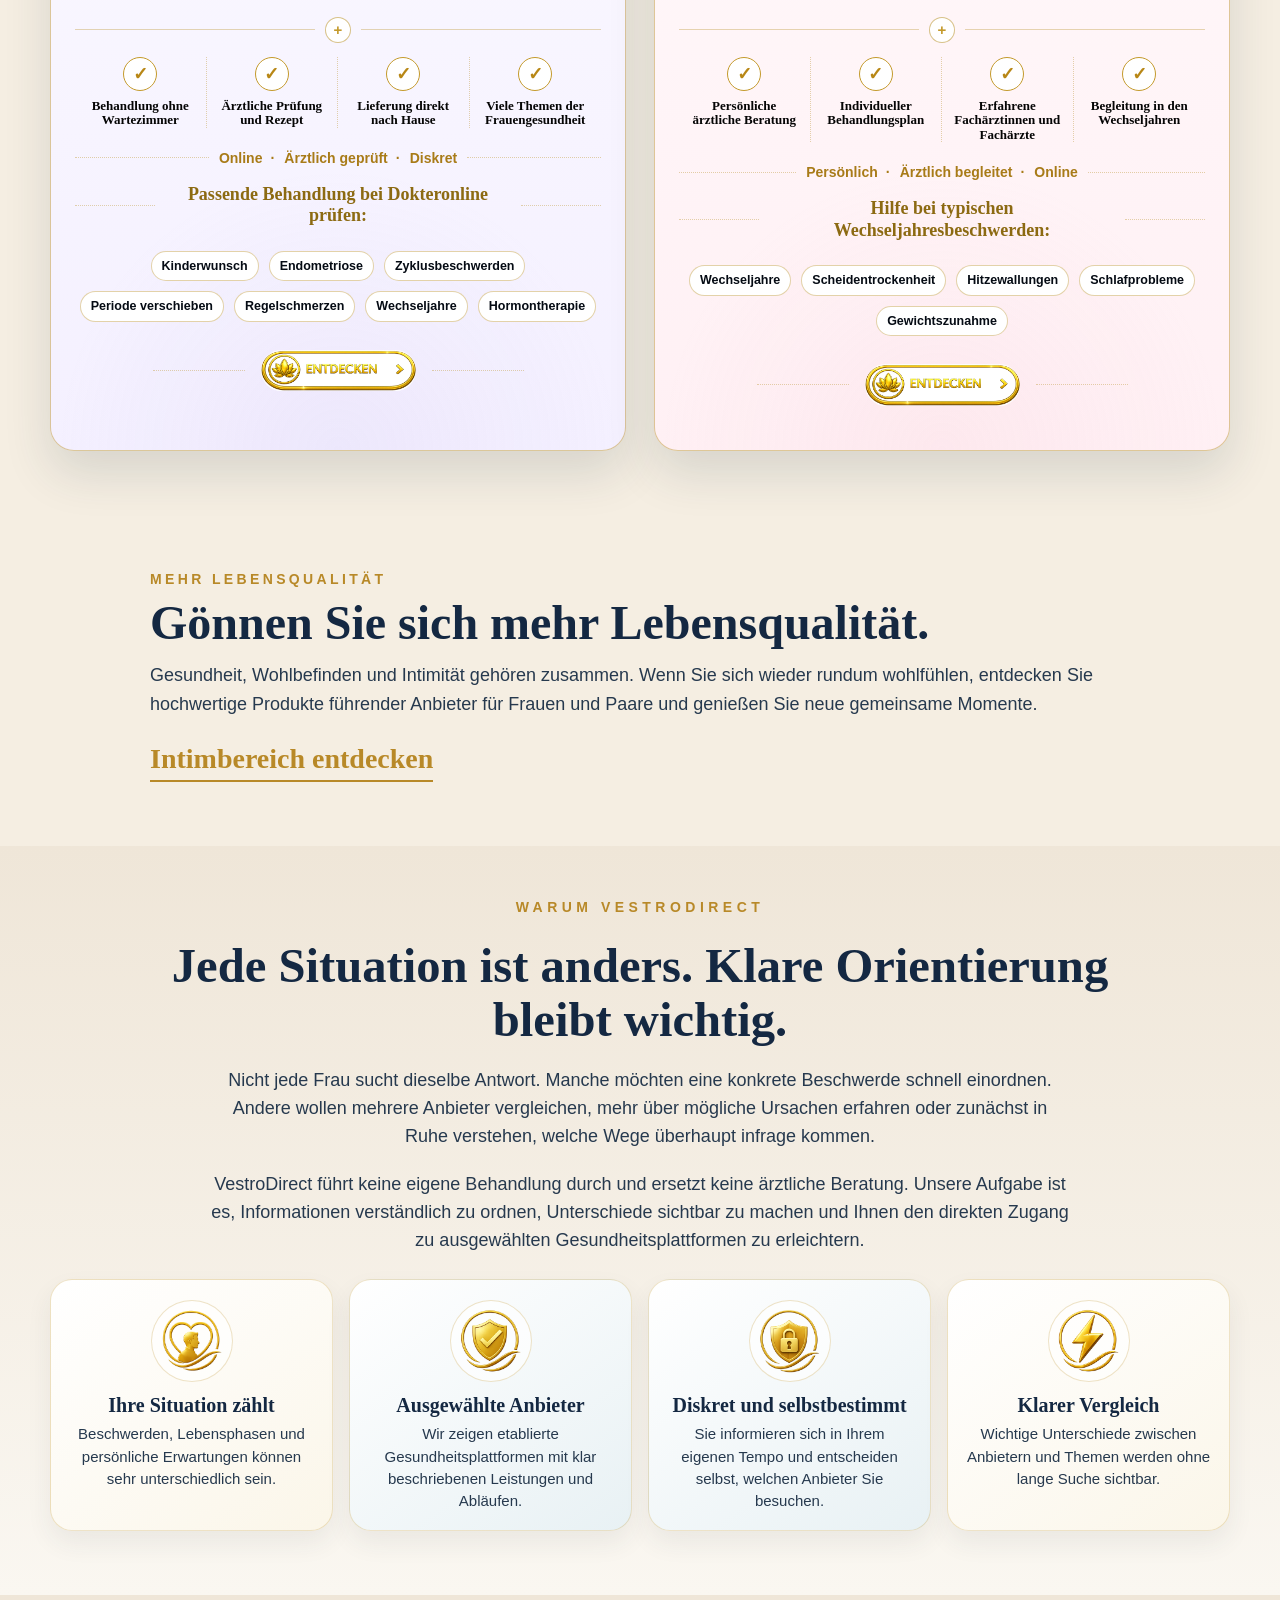
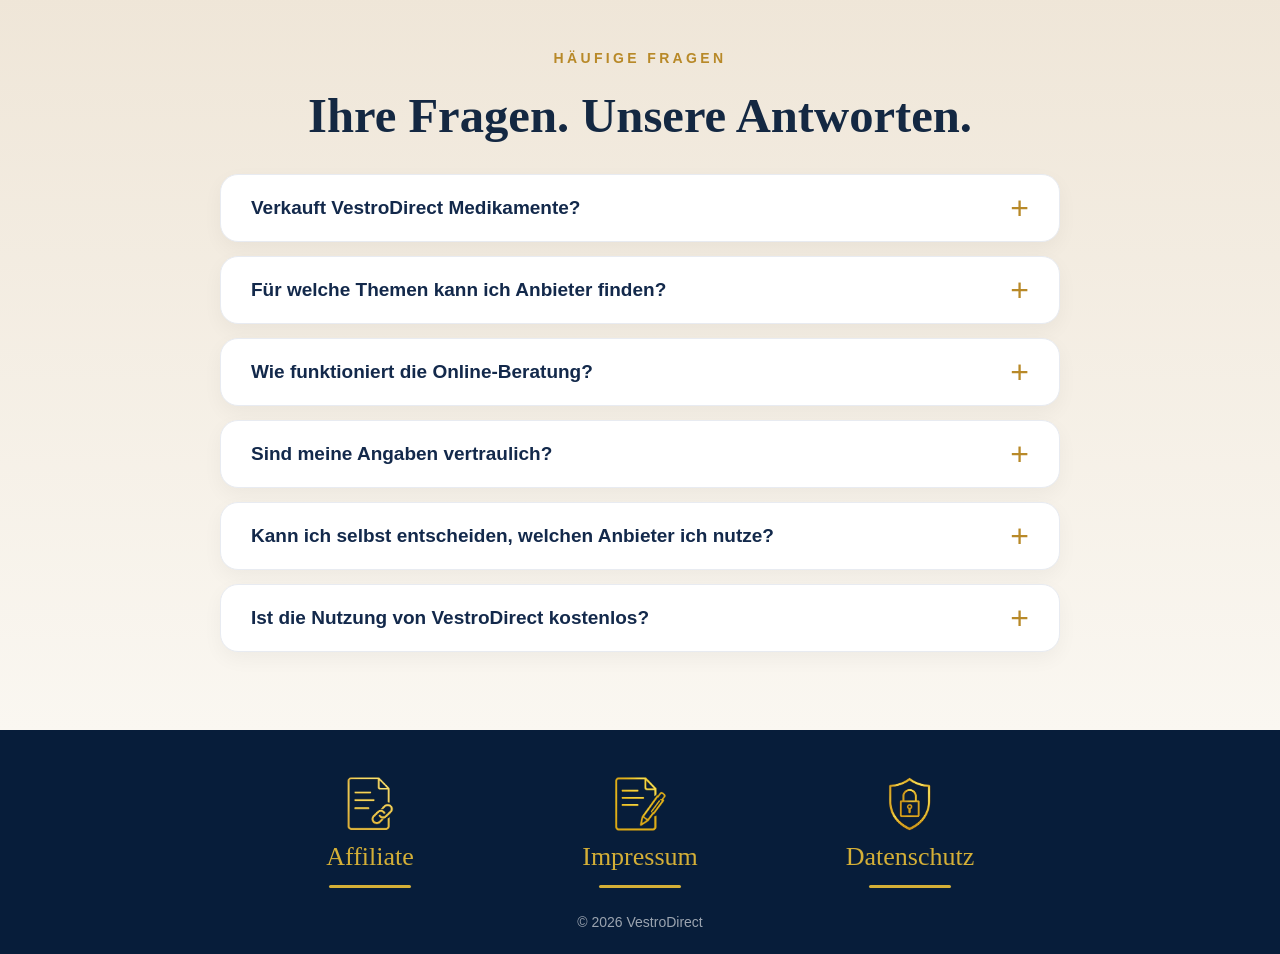
<file: frau.html>
<!DOCTYPE html>
<html lang="de"> 

<head>
<script async src="https://www.googletagmanager.com/gtag/js?id=G-5FR7HRP999"></script>
<script>
  window.dataLayer = window.dataLayer || [];
  function gtag(){dataLayer.push(arguments);}
  gtag('js', new Date());
  gtag('config', 'G-5FR7HRP999');
</script>

<meta charset="UTF-8">
<meta name="viewport" content="width=device-width, initial-scale=1.0">

<title>VestroDirect | Diskrete Lösungen für Frauen in Deutschland</title>

<meta
    name="description"
    content="VestroDirect informiert über digitale Gesundheitsangebote, Frauengesundheit, telemedizinische Beratung und seriöse Gesundheitsplattformen in Deutschland."
>

<meta
    name="tradetracker-site-verification"
    content="d7512b7d857cfe5f6a5f18b31994349f99f5054a"
>

<meta name="robots" content="index, follow">
<link rel="canonical" href="https://vestrodirect.de/frau.html">

<link
    rel="icon"
    type="image/png"
    sizes="32x32"
    href="images/vestro_favicon_minimal_32x32.png"
>

<link rel="stylesheet" href="css/frau.css">

<meta property="og:type" content="website">
<meta property="og:url" content="https://vestrodirect.de/frau.html">
<meta property="og:title" content="VestroDirect | Diskrete Lösungen für Frauen">

<meta
    property="og:description"
    content="Diskreter Zugang zu digitalen Gesundheitsangeboten und seriösen Plattformen in Deutschland."
>

<meta
    property="og:image"
    content="https://vestrodirect.de/images/vestro_favicon_ring_512x512.png"
>

<meta property="og:image:width" content="512">
<meta property="og:image:height" content="512">
<meta property="og:image:type" content="image/png">

<meta name="twitter:card" content="summary">
<meta name="twitter:title" content="VestroDirect | Diskrete Lösungen für Frauen">

<meta
    name="twitter:description"
    content="Diskreter Zugang zu digitalen Gesundheitsangeboten und seriösen Plattformen in Deutschland."
>

<meta
    name="twitter:image"
    content="https://vestrodirect.de/images/vestro_favicon_ring_512x512.png"
>
</head>

<body>

<section class="hero">

<header class="topbar">
    <img
        src="images/vestro_logo_dark_transparent_v3.png"
        alt="VestroDirect"
        class="logo"
    >

    <div class="header-actions">
        <div class="lang-buttons" aria-label="Sprachauswahl">

            <button type="button" class="lang-control is-active" data-language="de" aria-label="Deutsch" aria-pressed="true">
                <img src="images/lang-de-gold-transparent-v1.png" alt="Deutsch" class="lang-btn">
            </button>

            <button type="button" class="lang-control" data-language="en" aria-label="English" aria-pressed="false">
                <img src="images/lang-en-gold-transparent-v1.png" alt="English" class="lang-btn">
            </button>

        </div>

        <a href="index.html" class="back-home" data-de="← Zur Startseite" data-en="← Back to Home">
            ← Zur Startseite
        </a>
    </div>
</header>

    <div class="hero-main">

    <div class="hero-content">

        <span
            class="hero-kicker"
            data-de="FRAUENGESUNDHEIT · DISKRET · DIREKT"
            data-en="WOMEN'S HEALTH · DISCREET · DIRECT"
        >
            FRAUENGESUNDHEIT · DISKRET · DIREKT
        </span>

        <h1
            data-de="Gesundheit. Wohlbefinden. Balance."
            data-en="Health. Well-Being. Balance."
        >
            Gesundheit. Wohlbefinden. Balance.
        </h1>

        <p
            data-de="Beschwerden im Intimbereich, hormonelle Veränderungen oder wiederkehrende Infektionen verschwinden selten von allein. Je länger Sie warten, desto stärker können sie Ihr Wohlbefinden, Ihr Selbstvertrauen und Ihre Lebensqualität beeinträchtigen."
            data-en="Intimate health concerns, hormonal changes or recurring infections rarely disappear on their own. The longer you wait, the greater the impact they can have on your wellbeing, confidence and quality of life."
        >
            Beschwerden im Intimbereich, hormonelle Veränderungen oder wiederkehrende Infektionen verschwinden selten von allein. Je länger Sie warten, desto stärker können sie Ihr Wohlbefinden, Ihr Selbstvertrauen und Ihre Lebensqualität beeinträchtigen.
        </p>

        <p
            data-de="VestroDirect zeigt Ihnen passende medizinische Möglichkeiten – von kurzfristigen Lösungen für einzelne Beschwerden bis hin zu umfassenden Behandlungsmöglichkeiten und langfristiger medizinischer Betreuung. Vergleichen Sie seriöse Angebote und wählen Sie den passenden Weg für Ihre persönliche Situation."
            data-en="VestroDirect presents suitable medical options, from short-term solutions for individual concerns to comprehensive treatment options and long-term medical care. Compare reputable providers and choose the path that best fits your personal situation."
        >
            VestroDirect zeigt Ihnen passende medizinische Möglichkeiten – von kurzfristigen Lösungen für einzelne Beschwerden bis hin zu umfassenden Behandlungsmöglichkeiten und langfristiger medizinischer Betreuung. Vergleichen Sie seriöse Angebote und wählen Sie den passenden Weg für Ihre persönliche Situation.
        </p>

        <p
            class="symptoms-intro"
            data-de="Welches Problem möchten Sie jetzt lösen?"
            data-en="Which problem would you like to solve today?"
        >
            Welches Problem möchten Sie jetzt lösen?
        </p>

        <div class="hero-topics">

            <div class="topic-item">

                <img
                    src="images/vestro-star-gold.png"
                    alt=""
                >

                <span
                    data-de="Intimgesundheit"
                    data-en="Intimate health"
                >
                    Intimgesundheit
                </span>

            </div>

            <div class="topic-item">

                <img
                    src="images/vestro-star-gold.png"
                    alt=""
                >

                <span
                    data-de="Hormonelle Beschwerden"
                    data-en="Hormonal concerns"
                >
                    Hormonelle Beschwerden
                </span>

            </div>

            <div class="topic-item">

                <img
                    src="images/vestro-star-gold.png"
                    alt=""
                >

                <span
                    data-de="Blasenentzündung"
                    data-en="Urinary tract infection"
                >
                    Blasenentzündung
                </span>

            </div>

        </div>

    </div>

</div>

</section>

<main class="main-content">

<section class="partner-offers-section">
    <div class="content-container">

        <div class="section-heading">

    <span
        class="section-badge"
        data-de="MEDIZINISCHE MÖGLICHKEITEN"
        data-en="MEDICAL OPTIONS"
    >
        MEDIZINISCHE MÖGLICHKEITEN
    </span>

    <h2
        data-de="Der nächste Schritt beginnt hier."
        data-en="Your next step starts here."
    >
        Der nächste Schritt beginnt hier.
    </h2>

    <p
        data-de="Vergleichen Sie medizinische Plattformen, informieren Sie sich über Beratung und Behandlungsmöglichkeiten und wählen Sie den passenden Weg für Ihre persönliche Situation."
        data-en="Compare medical platforms, explore consultation and treatment options, and choose the path that fits your personal situation."
    >
        Vergleichen Sie medizinische Plattformen, informieren Sie sich über Beratung und Behandlungsmöglichkeiten und wählen Sie den passenden Weg für Ihre persönliche Situation.
    </p>

</div>
        <div class="partner-offers-grid">

            <article class="partner-offer-card partner-offer-card-euroclinix">

    <div class="partner-logo-wrap">
        <div class="partner-logo-header">
            <img src="images/logo-inverse.png" alt="EuroClinix Logo" class="partner-logo">
        </div>
    </div>

    <div class="partner-card-body">

      <p class="partner-card-text partner-card-intro">
    Direkt verfügbare Lösungen für Frauen oder professionelle Online-Beratung mit individueller Behandlung und ärztlicher Begleitung.
</p>

        <div class="partner-divider">
            <span>+</span>
        </div>

        <ul class="partner-benefits">
            <li>Online-ärztliche Beratung</li>
            <li>Medizinische Prüfung</li>
            <li>Ärztliche Begleitung und Beratung</li>
            <li>Diskreter Gesundheitsservice</li>
        </ul>

        <div class="partner-trust-line">
            <span>Diskret</span>
            <span>Medizinisch geprüft</span>
            <span>Online</span>
        </div>

        <p class="partner-links-title">
            Geeignete Behandlungsmöglichkeiten beim Anbieter prüfen:
        </p>

        <div class="partner-links partner-links-clean">

           <a href="https://tc.tradetracker.net/?c=8224&m=1755657&a=512152&r=&u="
   target="_blank"
   rel="sponsored nofollow">
    Antibabypille
</a>

<a href="https://tc.tradetracker.net/?c=8224&m=314257&a=512152&r=&u="
   target="_blank"
   rel="sponsored nofollow">
    Notfallverhütung
</a>

<a href="https://tc.tradetracker.net/?c=8224&m=314232&a=512152&r=&u="
   target="_blank"
   rel="sponsored nofollow">
    Idealgewicht
</a>

        </div>

        <a href="https://tc.tradetracker.net/?c=8224&m=314230&a=512152&r=&u="
           target="_blank"
           rel="sponsored nofollow"
           class="partner-button">

            <img src="images/discover-button.png" alt="EuroClinix">

        </a>

    </div>

</article>

           <!-- DOKTORABC CARD -->

<article class="partner-offer-card partner-offer-card-doktorabc">

    <div class="partner-logo-wrap">

        <div class="partner-logo-header">

            <img src="images/doktorabc-logo.svg"
                 alt="DoktorABC Logo"
                 class="partner-logo doktorabc-logo">

        </div>

    </div>

    <div class="partner-card-body">

        <p class="partner-card-text partner-card-intro">
            Schnelle Lösung ohne Praxisbesuch – Online-Behandlung,
            Rezept und diskrete Lieferung in 1–2 Werktagen.
        </p>

        <div class="partner-divider">

            <span>+</span>

        </div>

        <ul class="partner-benefits">

            <li>Schnelle Lösung ohne Praxisbesuch</li>

            <li>Online-Rezept und ärztliche Prüfung</li>

            <li>Lieferung in 1–2 Werktagen</li>

            <li>Über 1 Mio. Kunden</li>

        </ul>

        <div class="partner-trust-line">

            <span>Diskret</span>

            <span>100 % online</span>

            <span>Ärztlich geprüft</span>

        </div>

        <p class="partner-links-title">
            Geeignete Behandlungsmöglichkeiten bei DoktorABC prüfen:
        </p>

        <div class="partner-links partner-links-clean">

            <a href="https://tidd.ly/452FMMY"
               target="_blank"
               rel="sponsored nofollow">
                Bakterielle Vaginose
            </a>

            <a href="https://tidd.ly/3QSqOWD"
               target="_blank"
               rel="sponsored nofollow">
                Blasenentzündung
            </a>

            <a href="https://tidd.ly/4w6FUai"
               target="_blank"
               rel="sponsored nofollow">
                Gardnerella vaginalis
            </a>

            <a href="https://tidd.ly/44YEfaK"
               target="_blank"
               rel="sponsored nofollow">
                Scheidenpilz
            </a>

            <a href="https://tidd.ly/4aOmnCT"
               target="_blank"
               rel="sponsored nofollow">
                Wechseljahre
            </a>

        </div>

        <a href="https://tidd.ly/4bBtcYD"
           target="_blank"
           rel="sponsored nofollow"
           class="partner-button">

            <img src="images/discover-button.png"
                 alt="DoktorABC entdecken">

        </a>

    </div>

</article>

          <!-- DOKTERONLINE CARD -->

<article class="partner-offer-card partner-offer-card-dokteronline">

    <div class="partner-logo-wrap">

        <div class="partner-logo-header">

            <img src="images/dokteronline-logo.svg"
                 alt="Dokteronline Logo"
                 class="partner-logo dokteronline-logo">

        </div>

    </div>

    <div class="partner-card-body">

        <p class="partner-card-text partner-card-intro">
            Frauengesundheit einfach online – Behandlung auswählen,
            medizinischen Fragebogen ausfüllen und nach ärztlicher Prüfung
            direkt nach Hause liefern lassen.
        </p>

        <div class="partner-divider">
            <span>+</span>
        </div>

        <ul class="partner-benefits">

            <li>Behandlung ohne Wartezimmer</li>

            <li>Ärztliche Prüfung und Rezept</li>

            <li>Lieferung direkt nach Hause</li>

            <li>Viele Themen der Frauengesundheit</li>

        </ul>

        <div class="partner-trust-line">

            <span>Online</span>

            <span>Ärztlich geprüft</span>

            <span>Diskret</span>

        </div>

        <p class="partner-links-title">
            Passende Behandlung bei Dokteronline prüfen:
        </p>

        <div class="partner-links partner-links-clean">

            <a href="https://dokter.prf.hn/click/camref:1110lH6Ap/[p_id:11001638964]/destination:https%3A%2F%2Fwww.dokteronline.com%2Fde-de%2Ffuer-frauen%2Ffruchtbarkeit%2F"
               target="_blank"
               rel="sponsored nofollow">
                Kinderwunsch
            </a>

            <a href="https://dokter.prf.hn/click/camref:1110lH6Ap/[p_id:11001638964]/destination:https%3A%2F%2Fwww.dokteronline.com%2Fde-de%2Ffuer-frauen%2Fendometriose%2F"
               target="_blank"
               rel="sponsored nofollow">
                Endometriose
            </a>

            <a href="https://dokter.prf.hn/click/camref:1110lH6Ap/[p_id:11001638964]/destination:https%3A%2F%2Fwww.dokteronline.com%2Fde-de%2Ffuer-frauen%2Fmenstruationsbeschwerden%2F"
               target="_blank"
               rel="sponsored nofollow">
                Zyklusbeschwerden
            </a>

            <a href="https://dokter.prf.hn/click/camref:1110lH6Ap/[p_id:11001638964]/destination:https%3A%2F%2Fwww.dokteronline.com%2Fde-de%2Ffuer-frauen%2Fperiode-verschieben%2F"
               target="_blank"
               rel="sponsored nofollow">
                Periode verschieben
            </a>

            <a href="https://dokter.prf.hn/click/camref:1110lH6Ap/[p_id:11001638964]/destination:https%3A%2F%2Fwww.dokteronline.com%2Fde-de%2Fschmerzen%2Fmenstruationsschmerzen%2F"
               target="_blank"
               rel="sponsored nofollow">
                Regelschmerzen
            </a>

            <a href="https://dokter.prf.hn/click/camref:1110lH6Ap/[p_id:11001638964]/destination:https%3A%2F%2Fwww.dokteronline.com%2Fde-de%2Ffuer-frauen%2Fwechseljahre%2F"
               target="_blank"
               rel="sponsored nofollow">
                Wechseljahre
            </a>

            <a href="https://dokter.prf.hn/click/camref:1110lH6Ap/[p_id:11001638964]/destination:https%3A%2F%2Fwww.dokteronline.com%2Fde-de%2Ffuer-frauen%2Fhormonersatztherapie%2F"
               target="_blank"
               rel="sponsored nofollow">
                Hormontherapie
            </a>

        </div>

        <a href="https://dokter.prf.hn/click/camref:1110lH6Ap/[p_id:11001638964]/destination:https%3A%2F%2Fwww.dokteronline.com%2Fde-de%2Ffuer-frauen%2F"
           target="_blank"
           rel="sponsored nofollow"
           class="partner-button">

            <img src="images/discover-button.png"
                 alt="Dokteronline entdecken">

        </a>

    </div>

</article>

       <!-- SEEMENOPAUSE CARD -->

<article class="partner-offer-card partner-offer-card-seemenopause">

    <div class="partner-logo-wrap">

        <div class="partner-logo-header">

            <img src="images/seemenopause_logo_crop.png"
                 alt="SeeMenoPause Logo"
                 class="partner-logo seemenopause-logo">

        </div>

    </div>

    <div class="partner-card-body">

        <p class="partner-card-text partner-card-intro">
            Ärztlich begleitete Hilfe bei Wechseljahresbeschwerden –
            mit persönlicher Beratung und einem individuellen Behandlungsplan.
        </p>

        <div class="partner-divider">
            <span>+</span>
        </div>

        <ul class="partner-benefits">

            <li>Persönliche ärztliche Beratung</li>

            <li>Individueller Behandlungsplan</li>

            <li>Erfahrene Fachärztinnen und Fachärzte</li>

            <li>Begleitung in den Wechseljahren</li>

        </ul>

        <div class="partner-trust-line">

            <span>Persönlich</span>

            <span>Ärztlich begleitet</span>

            <span>Online</span>

        </div>

        <p class="partner-links-title">
            Hilfe bei typischen Wechseljahresbeschwerden:
        </p>

        <div class="partner-links partner-links-clean">

            <a href="https://seemeno.prf.hn/click/camref:1100l5Pd38/[p_id:1100l638964]/destination:https%3A%2F%2Fseemenopause.com%2Fde-de%2Fwechseljahre%2F"
               target="_blank"
               rel="sponsored nofollow">
                Wechseljahre
            </a>

            <a href="https://seemeno.prf.hn/click/camref:1100l5Pd38/[p_id:1100l638964]/destination:https%3A%2F%2Fseemenopause.com%2Fde-de%2Fwechseljahresbeschwerden%2Fscheidentrockenheit%2F"
               target="_blank"
               rel="sponsored nofollow">
                Scheidentrockenheit
            </a>

            <a href="https://seemeno.prf.hn/click/camref:1100l5Pd38/[p_id:1100l638964]/destination:https%3A%2F%2Fseemenopause.com%2Fde-de%2Fwechseljahresbeschwerden%2Fhitzewallungen%2F"
               target="_blank"
               rel="sponsored nofollow">
                Hitzewallungen
            </a>

            <a href="https://seemeno.prf.hn/click/camref:1100l5Pd38/[p_id:1100l638964]/destination:https%3A%2F%2Fseemenopause.com%2Fde-de%2Fwechseljahresbeschwerden%2Fschlafprobleme%2F"
               target="_blank"
               rel="sponsored nofollow">
                Schlafprobleme
            </a>

            <a href="https://seemeno.prf.hn/click/camref:1100l5Pd38/[p_id:1100l638964]/destination:https%3A%2F%2Fseemenopause.com%2Fde-de%2Fwechseljahresbeschwerden%2Fgewichtszunahme%2F"
               target="_blank"
               rel="sponsored nofollow">
                Gewichtszunahme
            </a>

        </div>

        <a href="https://seemeno.prf.hn/click/camref:1100l5Pd38/[p_id:1100l638964]/destination:https%3A%2F%2Fseemenopause.com%2Fde-de%2F"
           target="_blank"
           rel="sponsored nofollow"
           class="partner-button">

            <img src="images/discover-button.png"
                 alt="SeeMenoPause entdecken">

        </a>

    </div>

</article>   
        </div>
    </div>
</section>

<!-- =========================
     NEXT STEP / INTIM
========================= -->

<section class="next-step-section next-step-frau">

    <div class="content-container">

        <div class="next-step-content">

            <span class="next-step-label"
                  data-de="MEHR LEBENSQUALITÄT"
                  data-en="MORE QUALITY OF LIFE">
                MEHR LEBENSQUALITÄT
            </span>

            <h2
                data-de="Gönnen Sie sich mehr Lebensqualität."
                data-en="Allow yourself more quality of life.">
                Gönnen Sie sich mehr Lebensqualität.
            </h2>

            <p
                data-de="Gesundheit, Wohlbefinden und Intimität gehören zusammen. Wenn Sie sich wieder rundum wohlfühlen, entdecken Sie hochwertige Produkte führender Anbieter für Frauen und Paare und genießen Sie neue gemeinsame Momente."
                data-en="Health, well-being and intimacy belong together. When you feel comfortable again, discover high-quality products from leading providers for women and couples and enjoy new moments together.">
                Gesundheit, Wohlbefinden und Intimität gehören zusammen. Wenn Sie sich
                wieder rundum wohlfühlen, entdecken Sie hochwertige Produkte führender
                Anbieter für Frauen und Paare und genießen Sie neue gemeinsame Momente.
            </p>

            <a href="intim.html"
               class="next-step-button"
               data-de="Intimbereich entdecken"
               data-en="Discover the intimacy section">
                Intimbereich entdecken
            </a>

        </div>

    </div>

</section>

<!-- =========================
     WHY VESTRODIRECT
========================= -->

<section class="light-section services-section">

    <div class="content-container">

        <div class="center-heading vestro-help-heading">

            <span
                class="section-kicker"
                data-de="WARUM VESTRODIRECT"
                data-en="WHY VESTRODIRECT"
            >
                WARUM VESTRODIRECT
            </span>

            <h2
                data-de="Jede Situation ist anders. Klare Orientierung bleibt wichtig."
                data-en="Every situation is different. Clear guidance still matters."
            >
                Jede Situation ist anders.
                Klare Orientierung bleibt wichtig.
            </h2>

            <p
                class="heading-description"
                data-de="Nicht jede Frau sucht dieselbe Antwort. Manche möchten eine konkrete Beschwerde schnell einordnen. Andere wollen mehrere Anbieter vergleichen, mehr über mögliche Ursachen erfahren oder zunächst in Ruhe verstehen, welche Wege überhaupt infrage kommen."
                data-en="Not every woman is looking for the same answer. Some want to understand a specific concern quickly. Others want to compare several providers, learn more about possible causes or first understand which options may be suitable without feeling rushed."
            >
                Nicht jede Frau sucht dieselbe Antwort. Manche möchten
                eine konkrete Beschwerde schnell einordnen. Andere wollen
                mehrere Anbieter vergleichen, mehr über mögliche Ursachen
                erfahren oder zunächst in Ruhe verstehen, welche Wege
                überhaupt infrage kommen.
            </p>

            <p
                class="heading-description"
                data-de="VestroDirect führt keine eigene Behandlung durch und ersetzt keine ärztliche Beratung. Unsere Aufgabe ist es, Informationen verständlich zu ordnen, Unterschiede sichtbar zu machen und Ihnen den direkten Zugang zu ausgewählten Gesundheitsplattformen zu erleichtern."
                data-en="VestroDirect does not provide treatment and does not replace medical advice. Our role is to organise information clearly, make differences visible and make it easier for you to access selected healthcare platforms directly."
            >
                VestroDirect führt keine eigene Behandlung durch
                und ersetzt keine ärztliche Beratung. Unsere Aufgabe
                ist es, Informationen verständlich zu ordnen,
                Unterschiede sichtbar zu machen und Ihnen den direkten
                Zugang zu ausgewählten Gesundheitsplattformen
                zu erleichtern.
            </p>

        </div>

        <div class="medical-card-grid">

            <article class="medical-card">

                <div class="medical-icon-box">
                    <img
                        src="images/confidence.png"
                        alt="Individuelle Orientierung"
                        class="medical-icon"
                    >
                </div>

                <h3
                    data-de="Ihre Situation zählt"
                    data-en="Your situation matters"
                >
                    Ihre Situation zählt
                </h3>

                <p
                    data-de="Beschwerden, Lebensphasen und persönliche Erwartungen können sehr unterschiedlich sein."
                    data-en="Concerns, life stages and personal expectations can be very different."
                >
                    Beschwerden, Lebensphasen und persönliche
                    Erwartungen können sehr unterschiedlich sein.
                </p>

            </article>

            <article class="medical-card">

                <div class="medical-icon-box">
                    <img
                        src="images/verified.png"
                        alt="Ausgewählte Anbieter"
                        class="medical-icon"
                    >
                </div>

                <h3
                    data-de="Ausgewählte Anbieter"
                    data-en="Selected providers"
                >
                    Ausgewählte Anbieter
                </h3>

                <p
                    data-de="Wir zeigen etablierte Gesundheitsplattformen mit klar beschriebenen Leistungen und Abläufen."
                    data-en="We present established healthcare platforms with clearly described services and processes."
                >
                    Wir zeigen etablierte Gesundheitsplattformen
                    mit klar beschriebenen Leistungen und Abläufen.
                </p>

            </article>

            <article class="medical-card">

                <div class="medical-icon-box">
                    <img
                        src="images/discretion.png"
                        alt="Diskrete Nutzung"
                        class="medical-icon"
                    >
                </div>

                <h3
                    data-de="Diskret und selbstbestimmt"
                    data-en="Discreet and self-directed"
                >
                    Diskret und selbstbestimmt
                </h3>

                <p
                    data-de="Sie informieren sich in Ihrem eigenen Tempo und entscheiden selbst, welchen Anbieter Sie besuchen."
                    data-en="You can obtain information at your own pace and decide which provider you want to visit."
                >
                    Sie informieren sich in Ihrem eigenen Tempo
                    und entscheiden selbst, welchen Anbieter
                    Sie besuchen.
                </p>

            </article>

            <article class="medical-card">

                <div class="medical-icon-box">
                    <img
                        src="images/rapid-effect.png"
                        alt="Direkter Vergleich"
                        class="medical-icon"
                    >
                </div>

                <h3
                    data-de="Klarer Vergleich"
                    data-en="Clear comparison"
                >
                    Klarer Vergleich
                </h3>

                <p
                    data-de="Wichtige Unterschiede zwischen Anbietern und Themen werden ohne lange Suche sichtbar."
                    data-en="Important differences between providers and health topics become visible without a lengthy search."
                >
                    Wichtige Unterschiede zwischen Anbietern
                    und Themen werden ohne lange Suche sichtbar.
                </p>

            </article>

        </div>

    </div>

</section>

<section class="faq-section">
    <div class="content-container">

        <div class="section-heading">

            <span
                class="section-badge"
                data-de="Häufige Fragen"
                data-en="Frequently Asked Questions"
            >
                Häufige Fragen
            </span>

            <h2
                data-de="Ihre Fragen. Unsere Antworten."
                data-en="Your questions. Our answers."
            >
                Ihre Fragen. Unsere Antworten.
            </h2>

        </div>

        <div class="faq-list">

            <details class="faq-item">
                <summary
                    data-de="Verkauft VestroDirect Medikamente?"
                    data-en="Does VestroDirect sell medication?"
                >
                    Verkauft VestroDirect Medikamente?
                </summary>

                <p
                    data-de="Nein. VestroDirect verkauft keine Medikamente. Wir helfen Ihnen dabei, seriöse und lizenzierte Online-Anbieter in Deutschland zu finden."
                    data-en="No. VestroDirect does not sell medication. We help you find trusted and licensed online providers in Germany."
                >
                    Nein. VestroDirect verkauft keine Medikamente. Wir helfen Ihnen dabei, seriöse und lizenzierte Online-Anbieter in Deutschland zu finden.
                </p>
            </details>

            <details class="faq-item">
                <summary
                    data-de="Für welche Themen kann ich Anbieter finden?"
                    data-en="What topics can I find providers for?"
                >
                    Für welche Themen kann ich Anbieter finden?
                </summary>

                <p
                    data-de="Die angezeigten Partner können je nach Angebot Themen wie Frauengesundheit, Verhütung, Intimgesundheit, Blasenentzündung, Pilzinfektionen oder hormonelle Beschwerden abdecken."
                    data-en="Depending on the provider, listed partners may cover topics such as women's health, contraception, intimate health, bladder infections, fungal infections or hormonal concerns."
                >
                    Die angezeigten Partner können je nach Angebot Themen wie Frauengesundheit, Verhütung, Intimgesundheit, Blasenentzündung, Pilzinfektionen oder hormonelle Beschwerden abdecken.
                </p>
            </details>

            <details class="faq-item">
                <summary
                    data-de="Wie funktioniert die Online-Beratung?"
                    data-en="How does online consultation work?"
                >
                    Wie funktioniert die Online-Beratung?
                </summary>

                <p
                    data-de="Der genaue Ablauf hängt vom jeweiligen Anbieter ab. In der Regel beantworten Sie online medizinische Fragen und erhalten weitere Informationen direkt beim Partner."
                    data-en="The exact process depends on the provider. Usually, you answer medical questions online and receive further information directly from the partner."
                >
                    Der genaue Ablauf hängt vom jeweiligen Anbieter ab. In der Regel beantworten Sie online medizinische Fragen und erhalten weitere Informationen direkt beim Partner.
                </p>
            </details>

            <details class="faq-item">
                <summary
                    data-de="Sind meine Angaben vertraulich?"
                    data-en="Is my information confidential?"
                >
                    Sind meine Angaben vertraulich?
                </summary>

                <p
                    data-de="Ja. Unsere Partner arbeiten nach den geltenden Datenschutzbestimmungen und behandeln persönliche sowie medizinische Angaben vertraulich."
                    data-en="Yes. Our partners comply with applicable privacy regulations and treat personal and medical information confidentially."
                >
                    Ja. Unsere Partner arbeiten nach den geltenden Datenschutzbestimmungen und behandeln persönliche sowie medizinische Angaben vertraulich.
                </p>
            </details>

            <details class="faq-item">
                <summary
                    data-de="Kann ich selbst entscheiden, welchen Anbieter ich nutze?"
                    data-en="Can I choose which provider to use?"
                >
                    Kann ich selbst entscheiden, welchen Anbieter ich nutze?
                </summary>

                <p
                    data-de="Ja. VestroDirect zeigt Informationen und Partnerangebote. Die Entscheidung für einen Anbieter treffen Sie selbst direkt auf der jeweiligen Plattform."
                    data-en="Yes. VestroDirect displays information and partner offers. You choose the provider yourself directly on the respective platform."
                >
                    Ja. VestroDirect zeigt Informationen und Partnerangebote. Die Entscheidung für einen Anbieter treffen Sie selbst direkt auf der jeweiligen Plattform.
                </p>
            </details>

            <details class="faq-item">
                <summary
                    data-de="Ist die Nutzung von VestroDirect kostenlos?"
                    data-en="Is VestroDirect free to use?"
                >
                    Ist die Nutzung von VestroDirect kostenlos?
                </summary>

                <p
                    data-de="Ja. Die Nutzung unserer Informationsplattform ist kostenlos."
                    data-en="Yes. Using our information platform is free of charge."
                >
                    Ja. Die Nutzung unserer Informationsplattform ist kostenlos.
                </p>
            </details>

        </div>
    </div>
</section>

</main>

<footer class="site-footer">

    <div class="content-container">

        <div class="footer-links">

            <a href="affiliate.html" class="footer-link">
                <img src="images/affiliate.png" alt="Affiliate">
                <span data-de="Affiliate" data-en="Affiliate">Affiliate</span>
            </a>

            <a href="impressum.html" class="footer-link">
                <img src="images/impressum.png" alt="Impressum">
                <span data-de="Impressum" data-en="Legal Notice">Impressum</span>
            </a>

            <a href="datenschutz.html" class="footer-link">
                <img src="images/datenschutz.png" alt="Datenschutz">
                <span data-de="Datenschutz" data-en="Privacy Policy">Datenschutz</span>
            </a>

        </div>

        <div class="footer-copy">
            <p>© 2026 VestroDirect</p>
            <p data-de="Persönlich. Diskret. Direkt." data-en="Personal. Discreet. Direct.">
                Persönlich. Diskret. Direkt.
            </p>
        </div>

    </div>

</footer>

<script>

const languageButtons =
    document.querySelectorAll(".lang-control");

const translatedElements =
    document.querySelectorAll("[data-de][data-en]");

const pageDescription =
    document.querySelector('meta[name="description"]');

const boostButton =
    document.querySelector(".boost-button");

const languageSettings = {

    de: {
        pageTitle:
            "VestroDirect | Diskrete Lösungen für Frauen in Deutschland",

        pageDescription:
            "VestroDirect informiert über digitale Gesundheitsangebote, Frauengesundheit, telemedizinische Beratung und seriöse Gesundheitsplattformen in Deutschland.",

        boostLabel:
            "Gesundheitsangebote entdecken"
    },

    en: {
        pageTitle:
            "VestroDirect | Discreet solutions for women in Germany",

        pageDescription:
            "VestroDirect helps visitors discover established online medical services, digital healthcare platforms and authorised health providers in Germany.",

        boostLabel:
            "Discover healthcare services"
    }

};

function setLanguage(language){

    if(!languageSettings[language]){
        return;
    }

    document.documentElement.lang = language;

    translatedElements.forEach((element)=>{
        element.innerHTML =
            element.dataset[language];
    });

    document.title =
        languageSettings[language].pageTitle;

    pageDescription.setAttribute(
        "content",
        languageSettings[language].pageDescription
    );

    if(boostButton){
        boostButton.setAttribute(
            "aria-label",
            languageSettings[language].boostLabel
        );
    }

    languageButtons.forEach((button)=>{

        const isActive =
            button.dataset.language === language;

        button.classList.toggle(
            "is-active",
            isActive
        );

        button.setAttribute(
            "aria-pressed",
            String(isActive)
        );

    });

}

languageButtons.forEach((button)=>{

    button.addEventListener("click",()=>{

        setLanguage(
            button.dataset.language
        );

    });

});

setLanguage("de");

</script>
<script>
document.addEventListener('click', function(event) {
    const link = event.target.closest('a');

    if (!link) return;

    const partnerCard = link.closest(
    '.partner-offer-card, .partner-links'
);

    if (!partnerCard) return;

    let partnerName = 'unknown_partner';

    const heading = partnerCard.querySelector(
        'h2, h3, h4, .partner-title, .partner-name'
    );

    const logo = partnerCard.querySelector('img[alt]');

    if (heading && heading.innerText.trim()) {
        partnerName = heading.innerText.trim();
    } else if (logo && logo.alt.trim()) {
        partnerName = logo.alt.trim();
    }

    if (typeof gtag === 'function') {
        gtag('event', 'vestro_partner_click', {
            partner_name: partnerName,
            link_text:
                link.innerText.trim() ||
                link.getAttribute('aria-label') ||
                link.querySelector('img')?.alt ||
                'partner_link',
            link_url: link.href,
            page_path: window.location.pathname,
            page_title: document.title,
            transport_type: 'beacon'
        });
    }
}, true);
</script>

</body>
</html>
</file>
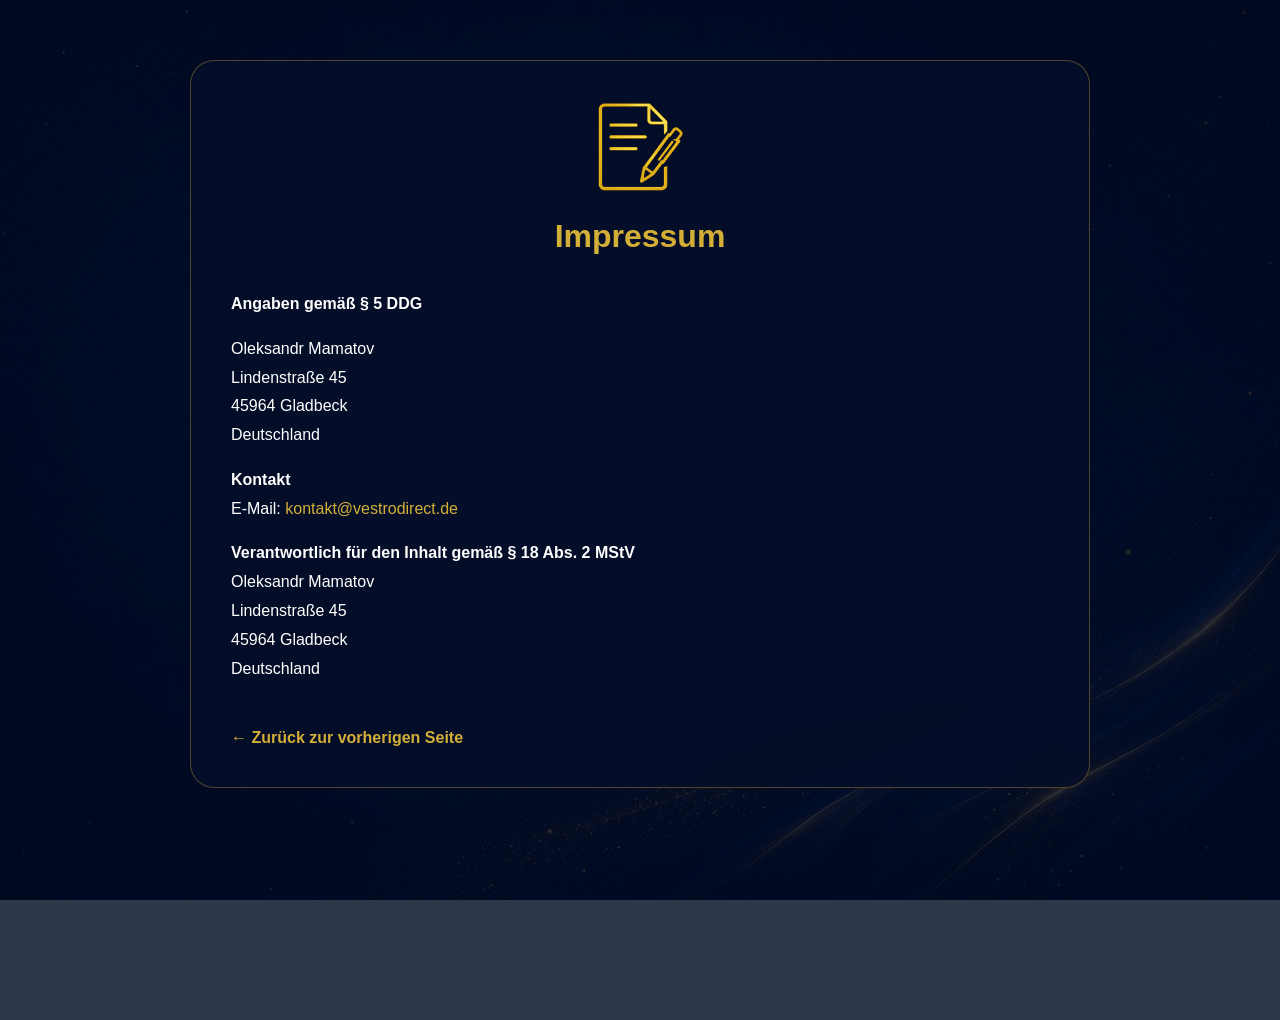
<file: impressum.html>
<!DOCTYPE html>

<html lang="de">
<head>
<meta charset="UTF-8">
<meta name="viewport" content="width=device-width, initial-scale=1.0">
<title>Impressum | VestroDirect</title>

<style>
body{
margin:0;
font-family:Arial,Helvetica,sans-serif;
color:#ffffff;
background-image:url("images/vestro_hero_luxury_navy_gold.webp");
background-size:cover;
background-position:center;
background-attachment:fixed;
}

.overlay{
min-height:100vh;
background:rgba(0,10,35,.82);
padding:60px 20px;
}

.container{
max-width:900px;
margin:0 auto;
}

.card{
background:rgba(5,15,40,.85);
border:1px solid rgba(212,175,55,.35);
border-radius:24px;
padding:40px;
backdrop-filter:blur(12px);
}

.icon{
width:90px;
display:block;
margin:0 auto 25px;
}

h1{
text-align:center;
color:#d4af37;
margin-bottom:35px;
}

p{
line-height:1.8;
}

a{
color:#d4af37;
text-decoration:none;
}

.back{
display:inline-block;
margin-top:30px;
font-weight:bold;
}
</style>

</head>
<body>

<div class="overlay">
<div class="container">
<div class="card">

<img src="images/impressum.png" class="icon" alt="Impressum">

<h1>Impressum</h1>

<p>
  <strong>Angaben gemäß § 5 DDG</strong>
</p>

<p>
  Oleksandr Mamatov<br>
  Lindenstraße 45<br>
  45964 Gladbeck<br>
  Deutschland
</p>

<p>
  <strong>Kontakt</strong><br>
  E-Mail:
  <a href="mailto:kontakt@vestrodirect.de">
    kontakt@vestrodirect.de
  </a>
</p>

<p>
  <strong>Verantwortlich für den Inhalt gemäß § 18 Abs. 2 MStV</strong><br>
  Oleksandr Mamatov<br>
  Lindenstraße 45<br>
  45964 Gladbeck<br>
  Deutschland
</p>
<a href="#" onclick="history.back(); return false;" class="back">
    ← Zurück zur vorherigen Seite
</a>
</div>
</div>
</div>

</body>
</html>
</file>
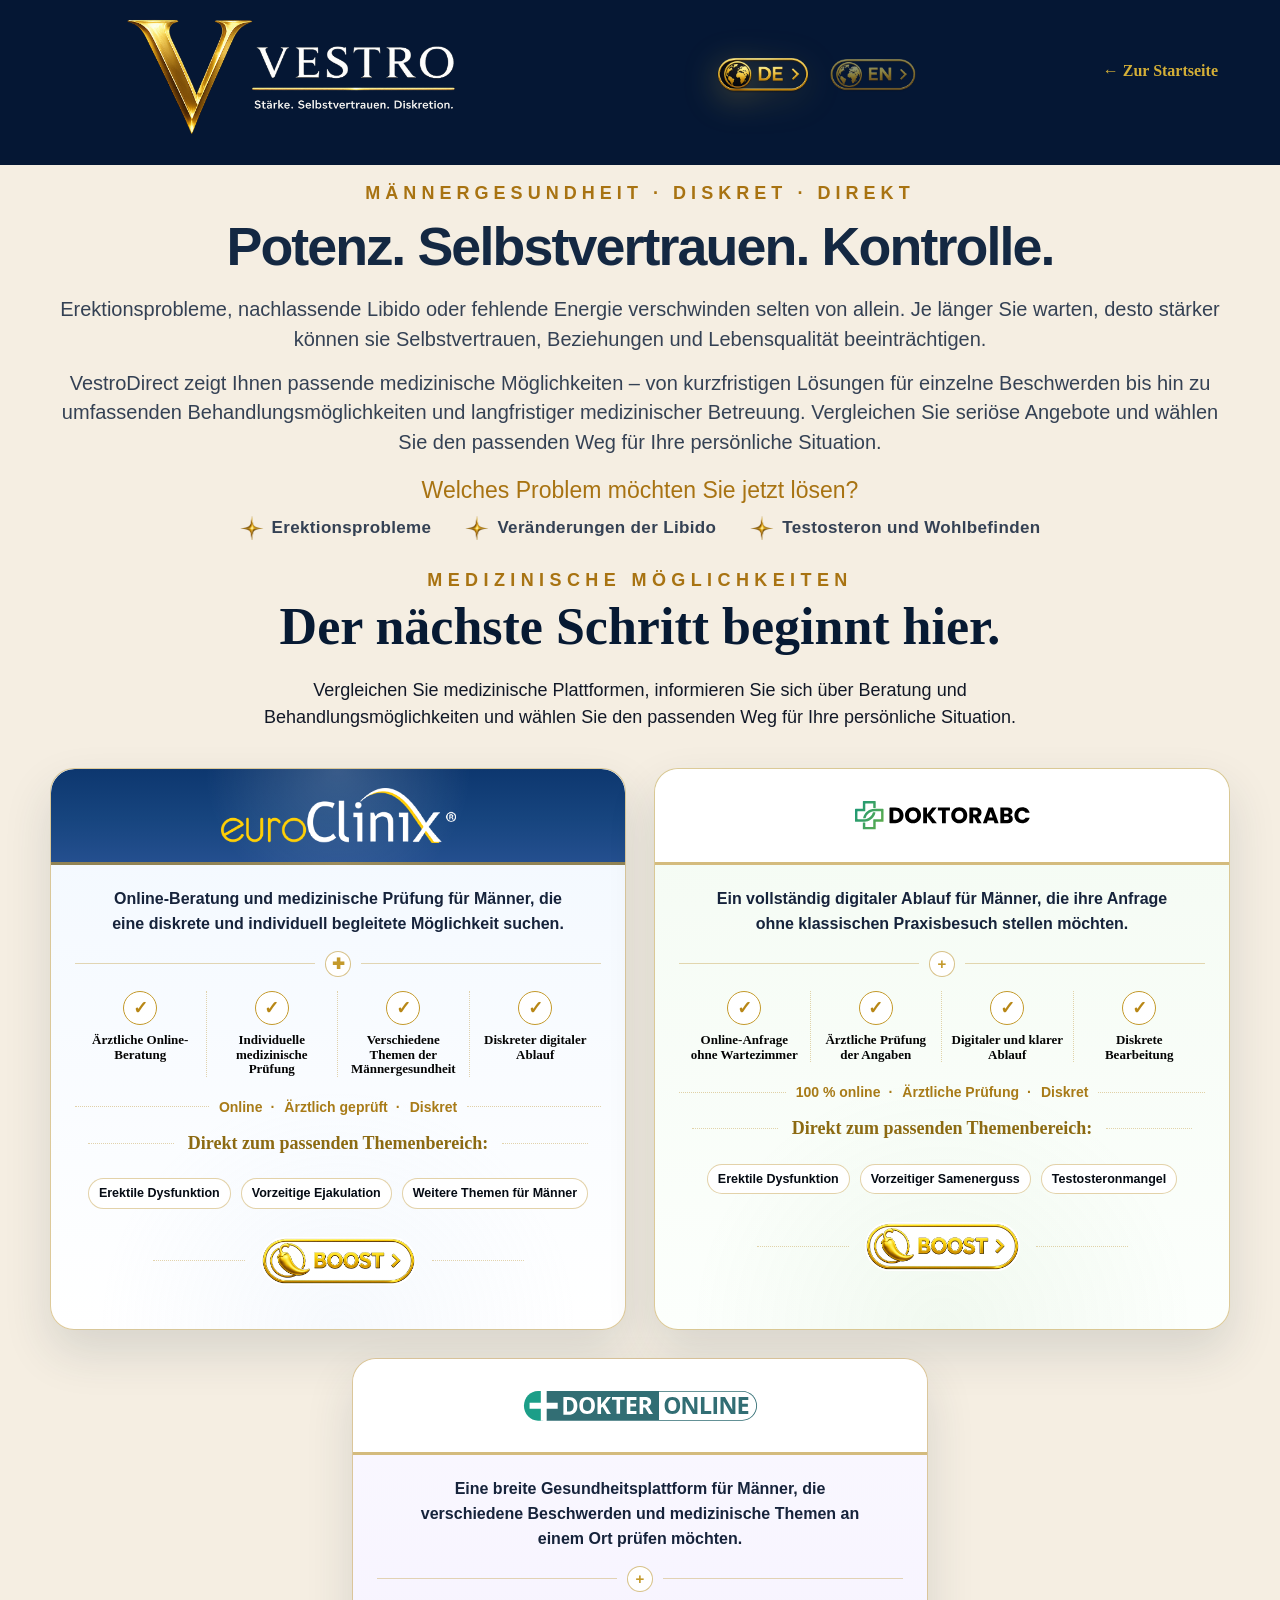
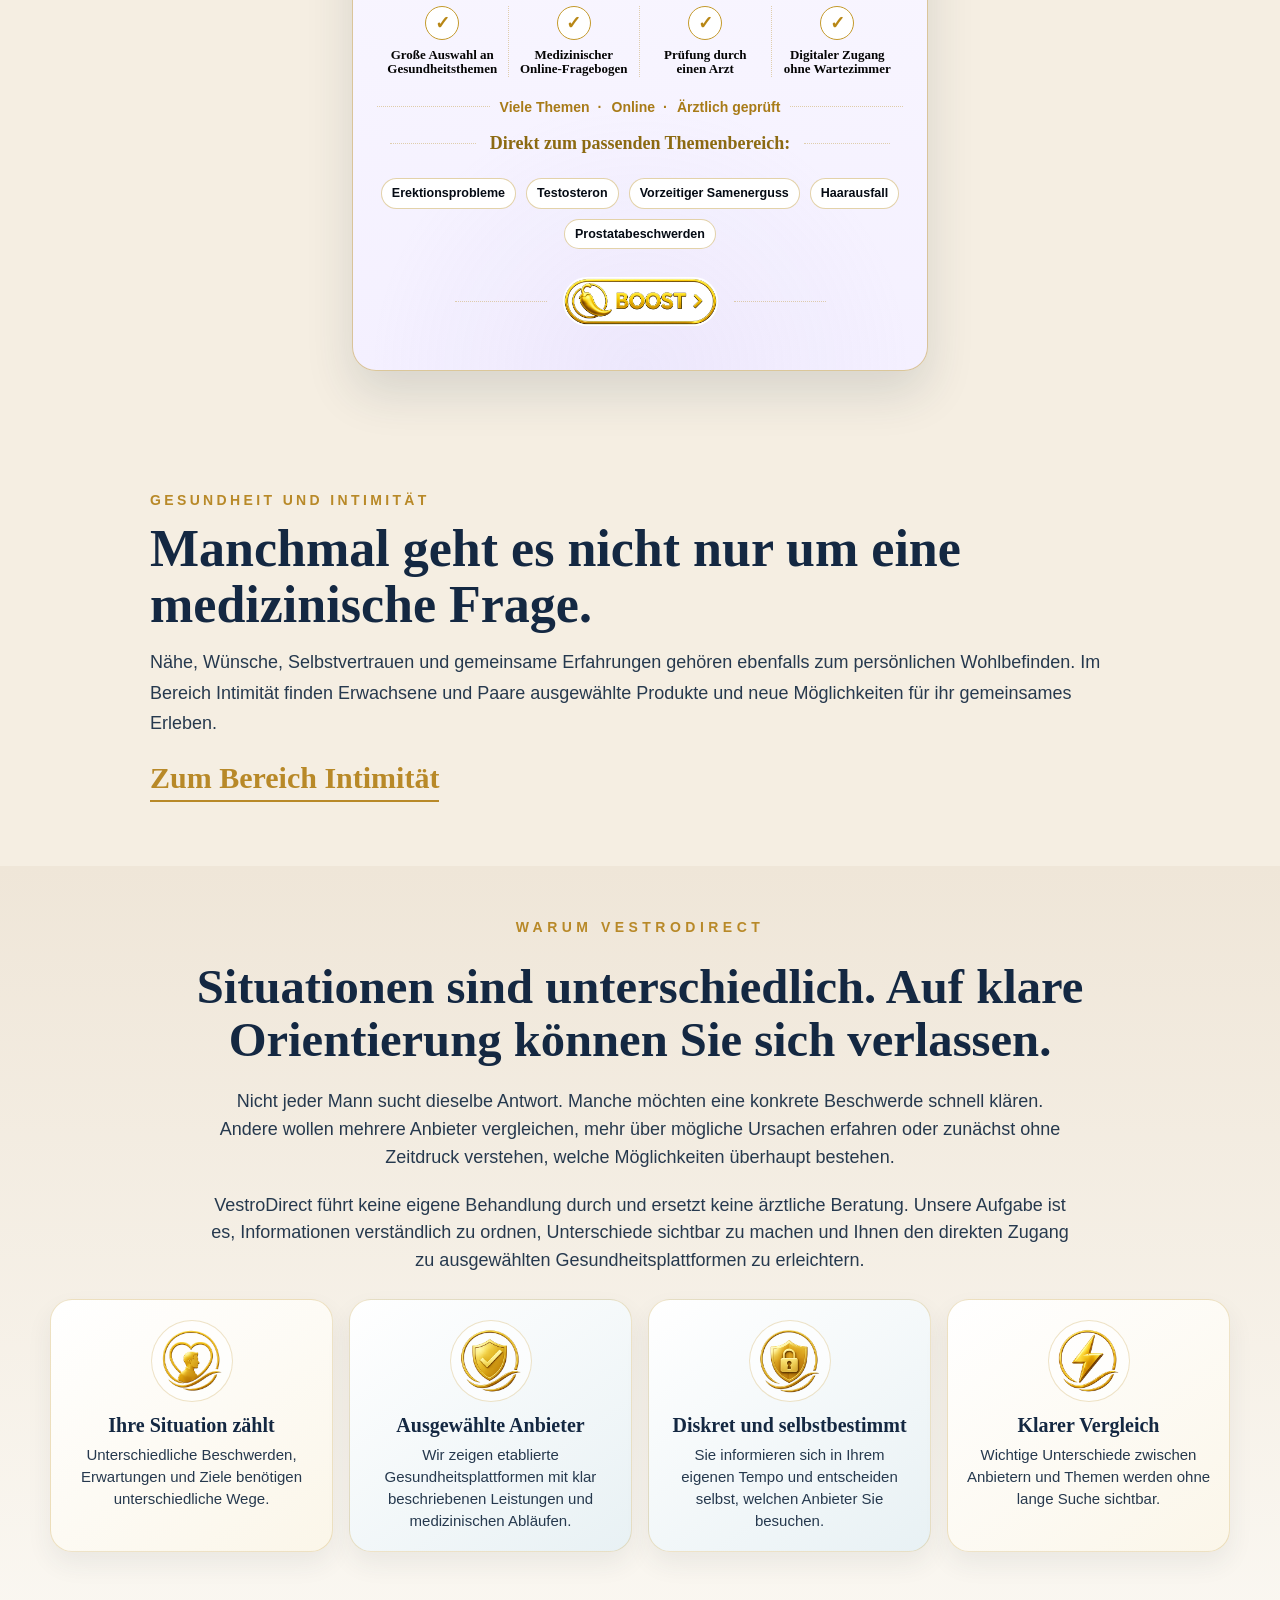
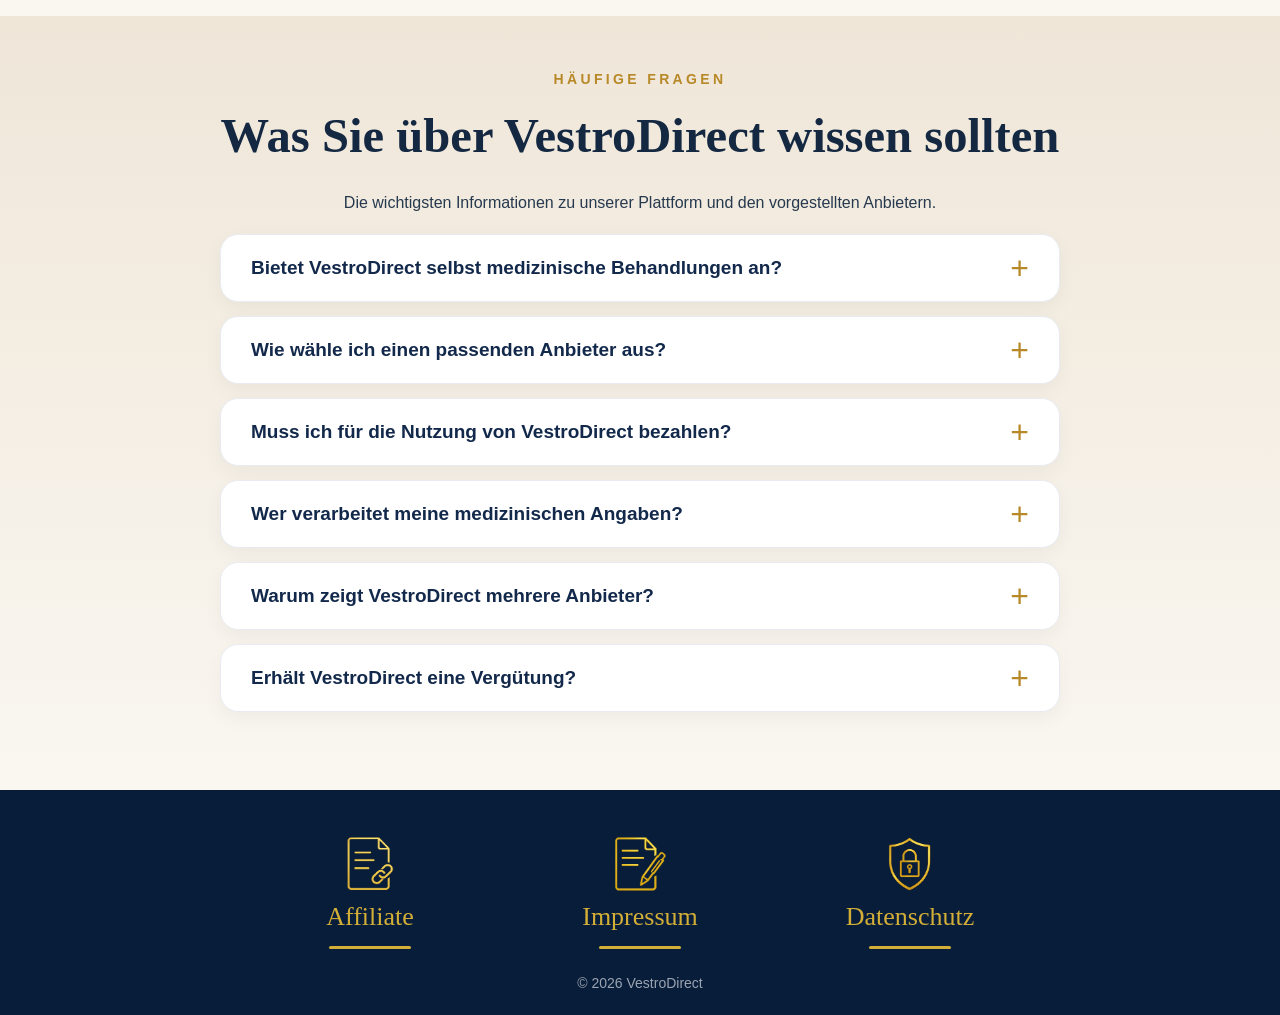
<file: mann.html>
<!DOCTYPE html>
<html lang="de">

<head>

    <!-- Google tag (gtag.js) -->
    <script async src="https://www.googletagmanager.com/gtag/js?id=G-5FR7HRP999"></script>

    <script>
        window.dataLayer = window.dataLayer || [];

        function gtag() {
            dataLayer.push(arguments);
        }

        gtag("js", new Date());
        gtag("config", "G-5FR7HRP999");
    </script>

    <!-- =========================
         BASIC META
    ========================== -->

    <meta charset="UTF-8">

    <meta
        name="viewport"
        content="width=device-width, initial-scale=1.0"
    >

    <title>
        VestroDirect | Diskrete Orientierung für Männergesundheit
    </title>

    <meta
        name="description"
        content="VestroDirect hilft Männern, seriöse digitale Gesundheitsangebote, telemedizinische Beratung und passende Anbieter in Deutschland diskret zu vergleichen."
    >

    <meta
        name="tradetracker-site-verification"
        content="d7512b7d857cfe5f6a5f18b31994349f99f5054a"
    >

    <meta
        name="robots"
        content="index, follow"
    >

    <link
        rel="canonical"
        href="https://vestrodirect.de/mann.html"
    >

    <!-- =========================
         ICONS & STYLES
    ========================== -->

    <link
        rel="icon"
        type="image/png"
        sizes="32x32"
        href="images/vestro_favicon_minimal_32x32.png"
    >

    <link
        rel="stylesheet"
        href="css/mann.css"
    >

    <!-- =========================
         OPEN GRAPH
    ========================== -->

    <meta
        property="og:type"
        content="website"
    >

    <meta
        property="og:url"
        content="https://vestrodirect.de/mann.html"
    >

    <meta
        property="og:title"
        content="VestroDirect | Diskrete Orientierung für Männergesundheit"
    >

    <meta
        property="og:description"
        content="Ausgewählte digitale Gesundheitsangebote und seriöse Anbieter für Männer in Deutschland."
    >

    <meta
        property="og:image"
        content="https://vestrodirect.de/images/vestro_favicon_ring_512x512.png"
    >

    <meta
        property="og:image:width"
        content="512"
    >

    <meta
        property="og:image:height"
        content="512"
    >

    <meta
        property="og:image:type"
        content="image/png"
    >

    <!-- =========================
         TWITTER / X
    ========================== -->

    <meta
        name="twitter:card"
        content="summary"
    >

    <meta
        name="twitter:title"
        content="VestroDirect | Diskrete Orientierung für Männergesundheit"
    >

    <meta
        name="twitter:description"
        content="Ausgewählte digitale Gesundheitsangebote und seriöse Anbieter für Männer in Deutschland."
    >

    <meta
        name="twitter:image"
        content="https://vestrodirect.de/images/vestro_favicon_ring_512x512.png"
    >

</head>

<body>

    <!-- =========================
         HERO
    ========================== -->

    <section class="hero">

        <header class="topbar">

            <img
                src="images/vestro_logo_dark_transparent_v1.png"
                alt="VestroDirect"
                class="logo"
            >

            <div class="header-actions">

                <div
                    class="lang-buttons"
                    aria-label="Sprachauswahl"
                >

                    <button
                        type="button"
                        class="lang-control is-active"
                        data-language="de"
                        aria-label="Deutsch"
                        aria-pressed="true"
                    >

                        <img
                            src="images/lang-de-gold-transparent-v1.png"
                            alt="Deutsch"
                            class="lang-btn"
                        >

                    </button>

                    <button
                        type="button"
                        class="lang-control"
                        data-language="en"
                        aria-label="English"
                        aria-pressed="false"
                    >

                        <img
                            src="images/lang-en-gold-transparent-v1.png"
                            alt="English"
                            class="lang-btn"
                        >

                    </button>

                </div>

                <a
                    href="index.html"
                    class="back-home"
                    data-de="← Zur Startseite"
                    data-en="← Back to Home"
                >
                    ← Zur Startseite
                </a>

            </div>

        </header>

       <div class="hero-main">

    <div class="hero-content">

        <span
            class="hero-kicker"
            data-de="MÄNNERGESUNDHEIT · DISKRET · DIREKT"
            data-en="MEN'S HEALTH · DISCREET · DIRECT"
        >
            MÄNNERGESUNDHEIT · DISKRET · DIREKT
        </span>

        <h1
    data-de="Potenz. Selbstvertrauen. Kontrolle."
    data-en="Potency. Confidence. Control."
>
    Potenz. Selbstvertrauen. Kontrolle.
</h1>

        <p
            data-de="Erektionsprobleme, nachlassende Libido oder fehlende Energie verschwinden selten von allein. Je länger Sie warten, desto stärker können sie Selbstvertrauen, Beziehungen und Lebensqualität beeinträchtigen."
            data-en="Erection problems, declining libido or lack of energy rarely disappear on their own. The longer you wait, the greater the impact on confidence, relationships and quality of life."
        >
            Erektionsprobleme, nachlassende Libido oder fehlende Energie verschwinden selten von allein. Je länger Sie warten, desto stärker können sie Selbstvertrauen, Beziehungen und Lebensqualität beeinträchtigen.
        </p>

        <p
    data-de="VestroDirect zeigt Ihnen passende medizinische Möglichkeiten – von kurzfristigen Lösungen für einzelne Beschwerden bis hin zu umfassenden Behandlungsmöglichkeiten und langfristiger medizinischer Betreuung. Vergleichen Sie seriöse Angebote und wählen Sie den passenden Weg für Ihre persönliche Situation."
    data-en="VestroDirect presents suitable medical options, from short-term solutions for individual concerns to comprehensive treatment options and long-term medical care. Compare reputable providers and choose the path that best fits your personal situation."
>
    VestroDirect zeigt Ihnen passende medizinische Möglichkeiten – von kurzfristigen Lösungen für einzelne Beschwerden bis hin zu umfassenden Behandlungsmöglichkeiten und langfristiger medizinischer Betreuung. Vergleichen Sie seriöse Angebote und wählen Sie den passenden Weg für Ihre persönliche Situation.
</p>

        <p
            class="symptoms-intro"
            data-de="Welches Problem möchten Sie jetzt lösen?"
            data-en="Which problem would you like to solve today?"
        >
            Welches Problem möchten Sie jetzt lösen?
        </p>

        <div class="hero-topics">

            <div class="topic-item">

                <img
                    src="images/vestro-star-gold.png"
                    alt=""
                >

                <span
                    data-de="Erektionsprobleme"
                    data-en="Erection problems"
                >
                    Erektionsprobleme
                </span>

            </div>

            <div class="topic-item">

                <img
                    src="images/vestro-star-gold.png"
                    alt=""
                >

                <span
                    data-de="Veränderungen der Libido"
                    data-en="Changes in libido"
                >
                    Veränderungen der Libido
                </span>

            </div>

            <div class="topic-item">

                <img
                    src="images/vestro-star-gold.png"
                    alt=""
                >

                <span
                    data-de="Testosteron und Wohlbefinden"
                    data-en="Testosterone and wellbeing"
                >
                    Testosteron und Wohlbefinden
                </span>

            </div>

        </div>

    </div>

</div>
    </section>

    <!-- =========================
         MAIN CONTENT
    ========================== -->

    <main class="main-content">

        <!-- =========================
             PARTNER OFFERS
        ========================== -->

        <section class="partner-offers-section">

            <div class="content-container">

              <div class="section-heading">

  <span
    class="section-badge"
    data-de="MEDIZINISCHE MÖGLICHKEITEN"
    data-en="MEDICAL OPTIONS"
>
    MEDIZINISCHE MÖGLICHKEITEN
</span>
   <h2
    data-de="Der nächste Schritt beginnt hier."
    data-en="Your next step starts here."
>
    Der nächste Schritt beginnt hier.
</h2>
    <p
    data-de="Vergleichen Sie medizinische Plattformen, informieren Sie sich über Beratung und Behandlungsmöglichkeiten und wählen Sie den passenden Weg für Ihre persönliche Situation."
    data-en="Compare medical platforms, explore consultation and treatment options, and choose the path that fits your situation."
>
    Vergleichen Sie medizinische Plattformen, informieren Sie sich über Beratung und Behandlungsmöglichkeiten und wählen Sie den passenden Weg für Ihre persönliche Situation.
</p>
</div>
                <div class="partner-offers-grid">

                    <!-- =========================
                         EUROCLINIX
                    ========================== -->

                    <article
                        class="partner-offer-card partner-offer-card-euroclinix"
                    >

                        <div class="partner-logo-wrap">

                            <div class="partner-logo-header">

                                <img
                                    src="images/logo-inverse.png"
                                    alt="EuroClinix Logo"
                                    class="partner-logo"
                                >

                            </div>

                        </div>

                        <div class="partner-card-body">

                            <p
                                class="partner-card-text partner-card-intro"
                                data-de="Online-Beratung und medizinische Prüfung für Männer, die eine diskrete und individuell begleitete Möglichkeit suchen."
                                data-en="Online consultation and medical review for men looking for a discreet and individually supported option."
                            >
                                Online-Beratung und medizinische Prüfung
                                für Männer, die eine diskrete und individuell
                                begleitete Möglichkeit suchen.
                            </p>

                            <div class="partner-divider">
                                <span>✚</span>
                            </div>

                            <ul class="partner-benefits">

                                <li
                                    data-de="Ärztliche Online-Beratung"
                                    data-en="Online medical consultation"
                                >
                                    Ärztliche Online-Beratung
                                </li>

                                <li
                                    data-de="Individuelle medizinische Prüfung"
                                    data-en="Individual medical review"
                                >
                                    Individuelle medizinische Prüfung
                                </li>

                                <li
                                    data-de="Verschiedene Themen der Männergesundheit"
                                    data-en="Different men's health topics"
                                >
                                    Verschiedene Themen der Männergesundheit
                                </li>

                                <li
                                    data-de="Diskreter digitaler Ablauf"
                                    data-en="Discreet digital process"
                                >
                                    Diskreter digitaler Ablauf
                                </li>

                            </ul>

                            <div class="partner-trust-line">

                                <span
                                    data-de="Online"
                                    data-en="Online"
                                >
                                    Online
                                </span>

                                <span
                                    data-de="Ärztlich geprüft"
                                    data-en="Medically reviewed"
                                >
                                    Ärztlich geprüft
                                </span>

                                <span
                                    data-de="Diskret"
                                    data-en="Discreet"
                                >
                                    Diskret
                                </span>

                            </div>

                            <p
                                class="partner-links-title"
                                data-de="Direkt zum passenden Themenbereich:"
                                data-en="Go directly to the relevant topic:"
                            >
                                Direkt zum passenden Themenbereich:
                            </p>

                            <div class="partner-links partner-links-clean">

                                <a
                                    href="https://tc.tradetracker.net/?c=8224&m=1755646&a=512152&r=&u="
                                    target="_blank"
                                    rel="sponsored nofollow"
                                    data-de="Erektile Dysfunktion"
                                    data-en="Erectile dysfunction"
                                >
                                    Erektile Dysfunktion
                                </a>

                                <a
                                    href="https://tc.tradetracker.net/?c=8224&m=314250&a=512152&r=&u="
                                    target="_blank"
                                    rel="sponsored nofollow"
                                    data-de="Vorzeitige Ejakulation"
                                    data-en="Premature ejaculation"
                                >
                                    Vorzeitige Ejakulation
                                </a>

                                <a
                                    href="https://tc.tradetracker.net/?c=8224&m=1755648&a=512152&r=&u="
                                    target="_blank"
                                    rel="sponsored nofollow"
                                    data-de="Weitere Themen für Männer"
                                    data-en="More men's health topics"
                                >
                                    Weitere Themen für Männer
                                </a>

                            </div>

                            <a
                                href="https://tc.tradetracker.net/?c=8224&m=314206&a=512152&r=&u="
                                target="_blank"
                                rel="sponsored nofollow"
                                class="partner-button"
                            >

                                <img
                                    src="images/boost-button.png"
                                    alt="EuroClinix entdecken"
                                >

                            </a>

                        </div>

                    </article>

                    <!-- =========================
                         DOKTORABC
                    ========================== -->

                    <article
                        class="partner-offer-card partner-offer-card-doktorabc"
                    >

                        <div class="partner-logo-wrap">

                            <div class="partner-logo-header">

                                <img
                                    src="images/doktorabc-logo.svg"
                                    alt="DoktorABC Logo"
                                    class="partner-logo doktorabc-logo"
                                >

                            </div>

                        </div>

                        <div class="partner-card-body">

                            <p
                                class="partner-card-text partner-card-intro"
                                data-de="Ein vollständig digitaler Ablauf für Männer, die ihre Anfrage ohne klassischen Praxisbesuch stellen möchten."
                                data-en="A fully digital process for men who want to submit their request without a traditional clinic visit."
                            >
                                Ein vollständig digitaler Ablauf für Männer,
                                die ihre Anfrage ohne klassischen
                                Praxisbesuch stellen möchten.
                            </p>

                            <div class="partner-divider">
                                <span>+</span>
                            </div>

                            <ul class="partner-benefits">

                                <li
                                    data-de="Online-Anfrage ohne Wartezimmer"
                                    data-en="Online request without a waiting room"
                                >
                                    Online-Anfrage ohne Wartezimmer
                                </li>

                                <li
                                    data-de="Ärztliche Prüfung der Angaben"
                                    data-en="Medical review of your information"
                                >
                                    Ärztliche Prüfung der Angaben
                                </li>

                                <li
                                    data-de="Digitaler und klarer Ablauf"
                                    data-en="Clear digital process"
                                >
                                    Digitaler und klarer Ablauf
                                </li>

                                <li
                                    data-de="Diskrete Bearbeitung"
                                    data-en="Discreet processing"
                                >
                                    Diskrete Bearbeitung
                                </li>

                            </ul>

                            <div class="partner-trust-line">

                                <span
                                    data-de="100 % online"
                                    data-en="100% online"
                                >
                                    100 % online
                                </span>

                                <span
                                    data-de="Ärztliche Prüfung"
                                    data-en="Medical review"
                                >
                                    Ärztliche Prüfung
                                </span>

                                <span
                                    data-de="Diskret"
                                    data-en="Discreet"
                                >
                                    Diskret
                                </span>

                            </div>

                            <p
                                class="partner-links-title"
                                data-de="Direkt zum passenden Themenbereich:"
                                data-en="Go directly to the relevant topic:"
                            >
                                Direkt zum passenden Themenbereich:
                            </p>

                            <div class="partner-links partner-links-clean">

                                <a
                                    href="https://tidd.ly/4ysn4vV"
                                    target="_blank"
                                    rel="sponsored nofollow"
                                    data-de="Erektile Dysfunktion"
                                    data-en="Erectile dysfunction"
                                >
                                    Erektile Dysfunktion
                                </a>

                                <a
                                    href="https://tidd.ly/3R7os6j"
                                    target="_blank"
                                    rel="sponsored nofollow"
                                    data-de="Vorzeitiger Samenerguss"
                                    data-en="Premature ejaculation"
                                >
                                    Vorzeitiger Samenerguss
                                </a>

                                <a
                                    href="https://tidd.ly/4hcMXJK"
                                    target="_blank"
                                    rel="sponsored nofollow"
                                    data-de="Testosteronmangel"
                                    data-en="Testosterone deficiency"
                                >
                                    Testosteronmangel
                                </a>

                            </div>

                            <a
                                href="https://tidd.ly/4bBtcYD"
                                target="_blank"
                                rel="sponsored nofollow"
                                class="partner-button"
                            >

                                <img
                                    src="images/boost-button.png"
                                    alt="DoktorABC entdecken"
                                >

                            </a>

                        </div>

                    </article>

                    <!-- =========================
                         DOKTERONLINE
                    ========================== -->

                    <article
                        class="partner-offer-card partner-offer-card-dokteronline"
                    >

                        <div class="partner-logo-wrap">

                            <div class="partner-logo-header">

                                <img
                                    src="images/dokteronline-logo.svg"
                                    alt="Dokteronline Logo"
                                    class="partner-logo dokteronline-logo"
                                >

                            </div>

                        </div>

                        <div class="partner-card-body">

                            <p
                                class="partner-card-text partner-card-intro"
                                data-de="Eine breite Gesundheitsplattform für Männer, die verschiedene Beschwerden und medizinische Themen an einem Ort prüfen möchten."
                                data-en="A broad healthcare platform for men who want to review different concerns and medical topics in one place."
                            >
                                Eine breite Gesundheitsplattform für Männer,
                                die verschiedene Beschwerden und medizinische
                                Themen an einem Ort prüfen möchten.
                            </p>

                            <div class="partner-divider">
                                <span>+</span>
                            </div>

                            <ul class="partner-benefits">

                                <li
                                    data-de="Große Auswahl an Gesundheitsthemen"
                                    data-en="Wide range of health topics"
                                >
                                    Große Auswahl an Gesundheitsthemen
                                </li>

                                <li
                                    data-de="Medizinischer Online-Fragebogen"
                                    data-en="Online medical questionnaire"
                                >
                                    Medizinischer Online-Fragebogen
                                </li>

                                <li
                                    data-de="Prüfung durch einen Arzt"
                                    data-en="Review by a doctor"
                                >
                                    Prüfung durch einen Arzt
                                </li>

                                <li
                                    data-de="Digitaler Zugang ohne Wartezimmer"
                                    data-en="Digital access without a waiting room"
                                >
                                    Digitaler Zugang ohne Wartezimmer
                                </li>

                            </ul>

                            <div class="partner-trust-line">

                                <span
                                    data-de="Viele Themen"
                                    data-en="Many topics"
                                >
                                    Viele Themen
                                </span>

                                <span
                                    data-de="Online"
                                    data-en="Online"
                                >
                                    Online
                                </span>

                                <span
                                    data-de="Ärztlich geprüft"
                                    data-en="Medically reviewed"
                                >
                                    Ärztlich geprüft
                                </span>

                            </div>

                            <p
                                class="partner-links-title"
                                data-de="Direkt zum passenden Themenbereich:"
                                data-en="Go directly to the relevant topic:"
                            >
                                Direkt zum passenden Themenbereich:
                            </p>

                            <div class="partner-links partner-links-clean">

                                <a
                                    href="https://dokter.prf.hn/click/camref:1110lH6Ap/[p_id:11001638964]/destination:https%3A%2F%2Fwww.dokteronline.com%2Fde-de%2Ffuer-maenner%2Ferektionsstorung%2F"
                                    target="_blank"
                                    rel="sponsored nofollow"
                                    data-de="Erektionsprobleme"
                                    data-en="Erection problems"
                                >
                                    Erektionsprobleme
                                </a>

                                <a
                                    href="https://dokter.prf.hn/click/camref:1110lH6Ap/[p_id:11001638964]/destination:https%3A%2F%2Fwww.dokteronline.com%2Fde-de%2Ffuer-maenner%2Ftestosteron%2F"
                                    target="_blank"
                                    rel="sponsored nofollow"
                                    data-de="Testosteron"
                                    data-en="Testosterone"
                                >
                                    Testosteron
                                </a>

                                <a
                                    href="https://dokter.prf.hn/click/camref:1110lH6Ap/[p_id:11001638964]/destination:https%3A%2F%2Fwww.dokteronline.com%2Fde-de%2Ffuer-maenner%2Fvorzeitiger-samenerguss%2F"
                                    target="_blank"
                                    rel="sponsored nofollow"
                                    data-de="Vorzeitiger Samenerguss"
                                    data-en="Premature ejaculation"
                                >
                                    Vorzeitiger Samenerguss
                                </a>

                                <a
                                    href="https://dokter.prf.hn/click/camref:1110lH6Ap/[p_id:11001638964]/destination:https%3A%2F%2Fwww.dokteronline.com%2Fde-de%2Ffuer-maenner%2Fhaarausfall%2F"
                                    target="_blank"
                                    rel="sponsored nofollow"
                                    data-de="Haarausfall"
                                    data-en="Hair loss"
                                >
                                    Haarausfall
                                </a>

                                <a
                                    href="https://dokter.prf.hn/click/camref:1110lH6Ap/[p_id:11001638964]/destination:https%3A%2F%2Fwww.dokteronline.com%2Fde-de%2Ffuer-maenner%2Fprostata%2F"
                                    target="_blank"
                                    rel="sponsored nofollow"
                                    data-de="Prostatabeschwerden"
                                    data-en="Prostate concerns"
                                >
                                    Prostatabeschwerden
                                </a>

                            </div>

                            <a
                                href="https://dokter.prf.hn/click/camref:1110lH6Ap/[p_id:11001638964]/destination:https%3A%2F%2Fwww.dokteronline.com%2Fde-de%2Ffuer-maenner%2F"
                                target="_blank"
                                rel="sponsored nofollow"
                                class="partner-button"
                            >

                                <img
                                    src="images/boost-button.png"
                                    alt="Dokteronline entdecken"
                                >

                            </a>

                        </div>

                    </article>

                </div>

            </div>

        </section>

        <!-- =========================
             INTIM TRANSITION
        ========================== -->

        <section class="next-step-section next-step-mann">

            <div class="content-container">

                <div class="next-step-content">

                    <span
                        class="next-step-label"
                        data-de="GESUNDHEIT UND INTIMITÄT"
                        data-en="HEALTH AND INTIMACY"
                    >
                        GESUNDHEIT UND INTIMITÄT
                    </span>

                    <h2
                        data-de="Manchmal geht es nicht nur um eine medizinische Frage."
                        data-en="Sometimes it is not only about a medical question."
                    >
                        Manchmal geht es nicht nur um eine medizinische Frage.
                    </h2>

                    <p
                        data-de="Nähe, Wünsche, Selbstvertrauen und gemeinsame Erfahrungen gehören ebenfalls zum persönlichen Wohlbefinden. Im Bereich Intimität finden Erwachsene und Paare ausgewählte Produkte und neue Möglichkeiten für ihr gemeinsames Erleben."
                        data-en="Closeness, personal desires, confidence and shared experiences are also part of personal wellbeing. In the intimacy section, adults and couples can discover selected products and new possibilities for their shared experiences."
                    >
                        Nähe, Wünsche, Selbstvertrauen und gemeinsame
                        Erfahrungen gehören ebenfalls zum persönlichen
                        Wohlbefinden. Im Bereich Intimität finden Erwachsene
                        und Paare ausgewählte Produkte und neue Möglichkeiten
                        für ihr gemeinsames Erleben.
                    </p>

                    <a
                        href="intim.html"
                        class="next-step-button"
                        data-de="Zum Bereich Intimität"
                        data-en="Explore the intimacy section"
                    >
                        Zum Bereich Intimität
                    </a>

                </div>

            </div>

        </section>

        <!-- =========================
             WHY VESTRODIRECT
        ========================== -->

        <section class="light-section services-section">

            <div class="content-container">

                <div class="center-heading vestro-help-heading">

                    <span
                        class="section-kicker"
                        data-de="WARUM VESTRODIRECT"
                        data-en="WHY VESTRODIRECT"
                    >
                        WARUM VESTRODIRECT
                    </span>

                    <h2
                        data-de="Situationen sind unterschiedlich. Auf klare Orientierung können Sie sich verlassen."
                        data-en="Situations are different. You can rely on clear guidance."
                    >
                        Situationen sind unterschiedlich.
                        Auf klare Orientierung können Sie sich verlassen.
                    </h2>

                    <p
                        class="heading-description"
                        data-de="Nicht jeder Mann sucht dieselbe Antwort. Manche möchten eine konkrete Beschwerde schnell klären. Andere wollen mehrere Anbieter vergleichen, mehr über mögliche Ursachen erfahren oder zunächst ohne Zeitdruck verstehen, welche Möglichkeiten überhaupt bestehen."
                        data-en="Not every man is looking for the same answer. Some want to address a specific concern quickly. Others want to compare several providers, learn more about possible causes or first understand which options are available without feeling rushed."
                    >
                        Nicht jeder Mann sucht dieselbe Antwort. Manche möchten
                        eine konkrete Beschwerde schnell klären. Andere wollen
                        mehrere Anbieter vergleichen, mehr über mögliche Ursachen
                        erfahren oder zunächst ohne Zeitdruck verstehen,
                        welche Möglichkeiten überhaupt bestehen.
                    </p>

                    <p
                        class="heading-description"
                        data-de="VestroDirect führt keine eigene Behandlung durch und ersetzt keine ärztliche Beratung. Unsere Aufgabe ist es, Informationen verständlich zu ordnen, Unterschiede sichtbar zu machen und Ihnen den direkten Zugang zu ausgewählten Gesundheitsplattformen zu erleichtern."
                        data-en="VestroDirect does not provide treatment and does not replace medical advice. Our role is to organise information clearly, make differences visible and make it easier for you to access selected healthcare platforms directly."
                    >
                        VestroDirect führt keine eigene Behandlung durch
                        und ersetzt keine ärztliche Beratung. Unsere Aufgabe
                        ist es, Informationen verständlich zu ordnen,
                        Unterschiede sichtbar zu machen und Ihnen den direkten
                        Zugang zu ausgewählten Gesundheitsplattformen
                        zu erleichtern.
                    </p>

                </div>

                <div class="medical-card-grid">

                    <!-- TRUST CARD 1 -->

                    <article class="medical-card">

                        <div class="medical-icon-box">

                            <img
                                src="images/confidence.png"
                                alt="Individuelle Orientierung"
                                class="medical-icon"
                            >

                        </div>

                        <h3
                            data-de="Ihre Situation zählt"
                            data-en="Your situation matters"
                        >
                            Ihre Situation zählt
                        </h3>

                        <p
                            data-de="Unterschiedliche Beschwerden, Erwartungen und Ziele benötigen unterschiedliche Wege."
                            data-en="Different concerns, expectations and goals require different paths."
                        >
                            Unterschiedliche Beschwerden, Erwartungen
                            und Ziele benötigen unterschiedliche Wege.
                        </p>

                    </article>

                    <!-- TRUST CARD 2 -->

                    <article class="medical-card">

                        <div class="medical-icon-box">

                            <img
                                src="images/verified.png"
                                alt="Ausgewählte Anbieter"
                                class="medical-icon"
                            >

                        </div>

                        <h3
                            data-de="Ausgewählte Anbieter"
                            data-en="Selected providers"
                        >
                            Ausgewählte Anbieter
                        </h3>

                        <p
                            data-de="Wir zeigen etablierte Gesundheitsplattformen mit klar beschriebenen Leistungen und medizinischen Abläufen."
                            data-en="We present established healthcare platforms with clearly described services and medical processes."
                        >
                            Wir zeigen etablierte Gesundheitsplattformen
                            mit klar beschriebenen Leistungen und
                            medizinischen Abläufen.
                        </p>

                    </article>

                    <!-- TRUST CARD 3 -->

                    <article class="medical-card">

                        <div class="medical-icon-box">

                            <img
                                src="images/discretion.png"
                                alt="Diskrete Nutzung"
                                class="medical-icon"
                            >

                        </div>

                        <h3
                            data-de="Diskret und selbstbestimmt"
                            data-en="Discreet and self-directed"
                        >
                            Diskret und selbstbestimmt
                        </h3>

                        <p
                            data-de="Sie informieren sich in Ihrem eigenen Tempo und entscheiden selbst, welchen Anbieter Sie besuchen."
                            data-en="You can obtain information at your own pace and decide which provider you want to visit."
                        >
                            Sie informieren sich in Ihrem eigenen Tempo
                            und entscheiden selbst, welchen Anbieter
                            Sie besuchen.
                        </p>

                    </article>

                    <!-- TRUST CARD 4 -->

                    <article class="medical-card">

                        <div class="medical-icon-box">

                            <img
                                src="images/rapid-effect.png"
                                alt="Direkter Vergleich"
                                class="medical-icon"
                            >

                        </div>

                        <h3
                            data-de="Klarer Vergleich"
                            data-en="Clear comparison"
                        >
                            Klarer Vergleich
                        </h3>

                        <p
                            data-de="Wichtige Unterschiede zwischen Anbietern und Themen werden ohne lange Suche sichtbar."
                            data-en="Important differences between providers and health topics become visible without a lengthy search."
                        >
                            Wichtige Unterschiede zwischen Anbietern
                            und Themen werden ohne lange Suche sichtbar.
                        </p>

                    </article>

                </div>

            </div>

        </section>

        <!-- =========================
             FAQ
        ========================== -->

        <section class="faq-section">

            <div class="content-container">

                <div class="section-heading">

                    <span
                        class="section-badge"
                        data-de="HÄUFIGE FRAGEN"
                        data-en="FREQUENTLY ASKED QUESTIONS"
                    >
                        HÄUFIGE FRAGEN
                    </span>

                    <h2
                        data-de="Was Sie über VestroDirect wissen sollten"
                        data-en="What you should know about VestroDirect"
                    >
                        Was Sie über VestroDirect wissen sollten
                    </h2>

                    <p
                        data-de="Die wichtigsten Informationen zu unserer Plattform und den vorgestellten Anbietern."
                        data-en="The most important information about our platform and the providers presented."
                    >
                        Die wichtigsten Informationen zu unserer Plattform
                        und den vorgestellten Anbietern.
                    </p>

                </div>

                <div class="faq-list">

                    <details class="faq-item">

                        <summary
                            data-de="Bietet VestroDirect selbst medizinische Behandlungen an?"
                            data-en="Does VestroDirect provide medical treatment?"
                        >
                            Bietet VestroDirect selbst medizinische Behandlungen an?
                        </summary>

                        <p
                            data-de="Nein. VestroDirect ist eine Informations- und Orientierungsplattform. Medizinische Beratung, Prüfung und mögliche Behandlung erfolgen ausschließlich über den jeweils ausgewählten Anbieter."
                            data-en="No. VestroDirect is an information and guidance platform. Medical consultation, assessment and any treatment are provided exclusively by the selected provider."
                        >
                            Nein. VestroDirect ist eine Informations- und
                            Orientierungsplattform. Medizinische Beratung,
                            Prüfung und mögliche Behandlung erfolgen
                            ausschließlich über den jeweils ausgewählten Anbieter.
                        </p>

                    </details>

                    <details class="faq-item">

                        <summary
                            data-de="Wie wähle ich einen passenden Anbieter aus?"
                            data-en="How do I choose a suitable provider?"
                        >
                            Wie wähle ich einen passenden Anbieter aus?
                        </summary>

                        <p
                            data-de="Vergleichen Sie die angebotenen Themen, den Ablauf der Online-Anfrage und die Informationen auf der jeweiligen Partnerplattform. Welcher Anbieter geeignet ist, hängt von Ihrer persönlichen Situation und Ihren Erwartungen ab."
                            data-en="Compare the available topics, the online request process and the information on each partner platform. The suitable provider depends on your personal situation and expectations."
                        >
                            Vergleichen Sie die angebotenen Themen,
                            den Ablauf der Online-Anfrage und die Informationen
                            auf der jeweiligen Partnerplattform. Welcher Anbieter
                            geeignet ist, hängt von Ihrer persönlichen Situation
                            und Ihren Erwartungen ab.
                        </p>

                    </details>

                    <details class="faq-item">

                        <summary
                            data-de="Muss ich für die Nutzung von VestroDirect bezahlen?"
                            data-en="Do I have to pay to use VestroDirect?"
                        >
                            Muss ich für die Nutzung von VestroDirect bezahlen?
                        </summary>

                        <p
                            data-de="Nein. Die Nutzung von VestroDirect ist kostenlos. Kosten können erst entstehen, wenn Sie sich auf der Seite eines Partners für eine dort angebotene Leistung entscheiden."
                            data-en="No. VestroDirect is free to use. Costs may only arise if you choose a service offered on a partner's website."
                        >
                            Nein. Die Nutzung von VestroDirect ist kostenlos.
                            Kosten können erst entstehen, wenn Sie sich auf
                            der Seite eines Partners für eine dort angebotene
                            Leistung entscheiden.
                        </p>

                    </details>

                    <details class="faq-item">

                        <summary
                            data-de="Wer verarbeitet meine medizinischen Angaben?"
                            data-en="Who processes my medical information?"
                        >
                            Wer verarbeitet meine medizinischen Angaben?
                        </summary>

                        <p
                            data-de="Medizinische und persönliche Angaben machen Sie ausschließlich auf der Plattform des ausgewählten Anbieters. VestroDirect erhebt keine medizinischen Fragebögen und führt keine Patientenakten."
                            data-en="You provide medical and personal information exclusively on the selected provider's platform. VestroDirect does not collect medical questionnaires or maintain patient records."
                        >
                            Medizinische und persönliche Angaben machen Sie
                            ausschließlich auf der Plattform des ausgewählten
                            Anbieters. VestroDirect erhebt keine medizinischen
                            Fragebögen und führt keine Patientenakten.
                        </p>

                    </details>

                    <details class="faq-item">

                        <summary
                            data-de="Warum zeigt VestroDirect mehrere Anbieter?"
                            data-en="Why does VestroDirect show several providers?"
                        >
                            Warum zeigt VestroDirect mehrere Anbieter?
                        </summary>

                        <p
                            data-de="Anbieter unterscheiden sich bei Gesundheitsthemen, Ablauf, Beratung und verfügbaren Leistungen. Durch mehrere Möglichkeiten können Sie selbst vergleichen, welcher Weg besser zu Ihnen passt."
                            data-en="Providers differ in health topics, processes, consultation and available services. Several options allow you to compare which path suits you better."
                        >
                            Anbieter unterscheiden sich bei Gesundheitsthemen,
                            Ablauf, Beratung und verfügbaren Leistungen.
                            Durch mehrere Möglichkeiten können Sie selbst
                            vergleichen, welcher Weg besser zu Ihnen passt.
                        </p>

                    </details>

                    <details class="faq-item">

                        <summary
                            data-de="Erhält VestroDirect eine Vergütung?"
                            data-en="Does VestroDirect receive compensation?"
                        >
                            Erhält VestroDirect eine Vergütung?
                        </summary>

                        <p
                            data-de="VestroDirect kann eine Vergütung erhalten, wenn Sie über einen gekennzeichneten Partnerlink eine Anbieterplattform besuchen oder dort eine Leistung nutzen. Für Sie entstehen dadurch keine zusätzlichen Kosten."
                            data-en="VestroDirect may receive compensation when you visit a provider platform through a marked partner link or use a service there. This does not create any additional cost for you."
                        >
                            VestroDirect kann eine Vergütung erhalten,
                            wenn Sie über einen gekennzeichneten Partnerlink
                            eine Anbieterplattform besuchen oder dort eine
                            Leistung nutzen. Für Sie entstehen dadurch
                            keine zusätzlichen Kosten.
                        </p>

                    </details>

                </div>

            </div>

        </section>

    </main>

    <!-- =========================
         FOOTER
    ========================== -->

    <footer class="site-footer">

        <div class="content-container">

            <div class="footer-links">

                <a
                    href="affiliate.html"
                    class="footer-link"
                >

                    <img
                        src="images/affiliate.png"
                        alt="Affiliate-Hinweis"
                    >

                    <span
                        data-de="Affiliate"
                        data-en="Affiliate"
                    >
                        Affiliate
                    </span>

                </a>

                <a
                    href="impressum.html"
                    class="footer-link"
                >

                    <img
                        src="images/impressum.png"
                        alt="Impressum"
                    >

                    <span
                        data-de="Impressum"
                        data-en="Legal notice"
                    >
                        Impressum
                    </span>

                </a>

                <a
                    href="datenschutz.html"
                    class="footer-link"
                >

                    <img
                        src="images/datenschutz.png"
                        alt="Datenschutz"
                    >

                    <span
                        data-de="Datenschutz"
                        data-en="Privacy policy"
                    >
                        Datenschutz
                    </span>

                </a>

            </div>

            <div class="footer-copy">

                <p>© 2026 VestroDirect</p>

                <p
                    data-de="Persönlich. Diskret. Direkt."
                    data-en="Personal. Discreet. Direct."
                >
                    Persönlich. Diskret. Direkt.
                </p>

            </div>

        </div>

    </footer>

    <!-- =========================
         LANGUAGE SWITCHER
    ========================== -->

    <script>

        const languageButtons =
            document.querySelectorAll(".lang-control");

        const translatedElements =
            document.querySelectorAll("[data-de][data-en]");

        const pageDescription =
            document.querySelector('meta[name="description"]');

        const languageSettings = {

            de: {

                pageTitle:
                    "VestroDirect | Diskrete Orientierung für Männergesundheit",

                pageDescription:
                    "VestroDirect hilft Männern, seriöse digitale Gesundheitsangebote, telemedizinische Beratung und passende Anbieter in Deutschland diskret zu vergleichen."

            },

            en: {

                pageTitle:
                    "VestroDirect | Discreet guidance for men's health",

                pageDescription:
                    "VestroDirect helps men discreetly compare reputable digital healthcare services, telemedicine consultations and suitable providers in Germany."

            }

        };


        function setLanguage(language) {

            if (!languageSettings[language]) {
                return;
            }

            document.documentElement.lang = language;

            translatedElements.forEach((element) => {

                element.innerHTML =
                    element.dataset[language];

            });

            document.title =
                languageSettings[language].pageTitle;

            if (pageDescription) {

                pageDescription.setAttribute(
                    "content",
                    languageSettings[language].pageDescription
                );

            }

            languageButtons.forEach((button) => {

                const isActive =
                    button.dataset.language === language;

                button.classList.toggle(
                    "is-active",
                    isActive
                );

                button.setAttribute(
                    "aria-pressed",
                    String(isActive)
                );

            });

        }


        languageButtons.forEach((button) => {

            button.addEventListener("click", () => {

                setLanguage(
                    button.dataset.language
                );

            });

        });


        setLanguage("de");

    </script>

    <!-- =========================
         PARTNER CLICK TRACKING
    ========================== -->

    <script>

        document.addEventListener(
            "click",
            function(event) {

                const link =
                    event.target.closest("a");

                if (!link) {
                    return;
                }

                const partnerCard =
                    link.closest(".partner-offer-card");

                if (!partnerCard) {
                    return;
                }

                let partnerName =
                    "unknown_partner";

                const heading =
                    partnerCard.querySelector(
                        "h2, h3, h4, .partner-title, .partner-name"
                    );

                const logo =
                    partnerCard.querySelector("img[alt]");

                if (
                    heading &&
                    heading.innerText.trim()
                ) {

                    partnerName =
                        heading.innerText.trim();

                } else if (
                    logo &&
                    logo.alt.trim()
                ) {

                    partnerName =
                        logo.alt.trim();

                }

                if (typeof gtag === "function") {

                    gtag(
                        "event",
                        "vestro_partner_click",
                        {

                            partner_name:
                                partnerName,

                            link_text:
                                link.innerText.trim() ||
                                link.getAttribute("aria-label") ||
                                link.querySelector("img")?.alt ||
                                "partner_link",

                            link_url:
                                link.href,

                            page_path:
                                window.location.pathname,

                            page_title:
                                document.title,

                            transport_type:
                                "beacon"

                        }
                    );

                }

            },
            true
        );

    </script>

</body>

</html>
</file>
<file: css/style.css>
*{
    margin:0;
    padding:0;
    box-sizing:border-box;
}



/* ==================================================
   02 VARIABLES
================================================== */

:root{
    --navy-dark:#071b3d;
    --navy-medium:#12315a;
    --navy-text:#142842;

    --gold:#F3D67A;
    --gold-dark:#a9812f;
    --gold-light:#e6cb83;

    --cream:#f4eee3;
    --cream-light:#fbf8f2;
    --pearl:#fffdf9;
    --sand:#e8dece;

    --medical-blue:#e8f1f4;
    --medical-blue-strong:#d6e7eb;

    --text:#26394e;
    --text-soft:#5b6875;

    --white:#ffffff;

    --light-border:rgba(179,142,63,.28);
    --light-shadow:0 18px 45px rgba(31,47,65,.11);
}



/* ==================================================
   03 BASE
================================================== */

html{
    width:100%;
    min-height:100%;
    scroll-behavior:smooth;
}

body{
    width:100%;
    min-height:100%;
    overflow-x:hidden;
    color:#ffffff;
    font-family:Arial, Helvetica, sans-serif;
    background:var(--navy-dark);
}

button,
a{
    -webkit-tap-highlight-color:transparent;
}

a{
    color:inherit;
}

.lang-control:focus-visible,
.main-navigation a:focus-visible,
.portal-card:focus-visible,
.editorial-card:focus-visible,
.footer-nav a:focus-visible,
.scroll-down:focus-visible{
    outline:2px solid var(--gold-light);
    outline-offset:5px;
}
/* ==================================================
   04 HERO / HEADER
================================================== */

.hero{
    position:relative;
    min-height:auto;
    overflow:hidden;

    color:var(--navy-text);
    background:#f4eddf;
}
.hero::before{

    content:"";

    position:absolute;

    left:0;
    top:0;

    width:100%;
    height:165px;

    background:#051734;

    z-index:0;

}
.hero > *{
    position:relative;
    z-index:2;
}
.topbar{
    width:100%;
    display:flex;
    justify-content:space-between;
    align-items:flex-start;
    gap:32px;
    padding:10px 42px 0px 92px;
}

.logo-link{
    display:block;
    line-height:0;
    text-decoration:none;
}

.logo{
    width:440px;
    height:auto;
    display:block;
    margin-top:4px;
}

/* ==================================================
   05 MAIN NAVIGATION
================================================== */

.main-navigation{
    display:flex;
    align-items:center;
    justify-content:center;
    gap:52px;
    margin-top:42px;
}

.main-navigation a{
    position:relative;
    display:inline-block;
    padding:8px 0;

    color:#F3D67A;

    font-family:Georgia,"Times New Roman",serif;
    font-size:27px;
    font-weight:600;
    line-height:1.1;
    letter-spacing:0;

    text-decoration:none;

    transition:
        color .22s ease,
        opacity .22s ease;
}

.main-navigation a::after{
    content:"";
    position:absolute;
    left:0;
    bottom:0;
    width:100%;
    height:2px;
    border-radius:999px;
    background:var(--gold)
    transform:scaleX(0);
    transform-origin:center;
    transition:transform .22s ease;
}

.main-navigation a:hover{
    color:#ffffff;
}

.main-navigation a:hover::after{
    transform:scaleX(1);
}

/* ==================================================
   06 LANGUAGE SWITCH
================================================== */

.lang-buttons{
    display:flex;
    align-items:center;
    gap:0;
    margin-top:24px;
}

.lang-control{
    display:block;
    border:0;
    padding:0;
    background:transparent;
    cursor:pointer;
    opacity:.55;
    transform:scale(.94);
    transition:
        opacity .2s ease,
        transform .2s ease,
        filter .2s ease;
}

.lang-control + .lang-control{
    margin-left:-18px;
}

.lang-control:hover,
.lang-control:focus-visible,
.lang-control.is-active{
    opacity:1;
    transform:scale(1);
    filter:drop-shadow(0 7px 17px rgba(212,175,55,.34));
}

.lang-btn{
    width:128px;
    height:auto;
    display:block;
}

/* ==================================================
   07 HERO CONTENT
================================================== */

.hero-container{
    width:100%;
    max-width:1380px;
    margin:0 auto;
    padding:0 60px 42px;
    display:block;
}

.hero-text{
    width:100%;
    max-width:1180px;
    margin:0 auto;
    padding:0;
    text-align:center;
    transform:none;
}
.hero-label{
    display:block;
    margin-top:48px;
    margin-bottom:14px;
    color:#c28a18;
    font-size:18px;
    font-weight:600;
    line-height:1.35;
    letter-spacing:.28em;
    text-transform:uppercase;
}
.hero-text h1{
    max-width:1180px;
    margin:0 auto 22px;
    color:var(--navy-text);
    font-size:clamp(54px,4.5vw,72px);
    line-height:1.04;
    font-weight:600;
    letter-spacing:-.035em;
    text-align:center;
    text-shadow:none;
}
.hero-text p{
    max-width:1120px;
    margin:0 auto 16px;
    color:#344154;
    font-size:21px;
    line-height:1.48;
    font-weight:500;
    text-align:center;
}

.hero-divider{
    width:96px;
    height:2px;
    margin:22px auto 14px;
    border-radius:999px;
    background:linear-gradient(
        90deg,
        rgba(230,203,131,0) 0%,
        var(--gold) 50%,
        rgba(230,203,131,0) 100%
    );
}
.hero-quote{
    width:100%;
    max-width:1100px;
    margin:0 auto;
    text-align:center;
}

.hero-quote strong{

    display:block;

    font-family:var(--font-heading);

    font-size:40px;
font-weight:700;
line-height:1.15;

    letter-spacing:-0.03em;

    color:var(--navy-text);

    margin-bottom:14px;

}

.hero-quote span{

    display:block;

    font-family:var(--font-serif);

    font-size:34px;

    line-height:1.18;

    font-weight:500;

   color:var(--gold-dark);

}
/* ==================================================
   10 MAIN CONTENT
================================================== */

.main-content{
    position:relative;
    z-index:2;
    color:var(--text);
    background:#f4eddf;
    box-shadow:none;
}
/* ==================================================
   11 COMMON SECTION TITLES
================================================== */

.portal-sections,
.editorial-section,
.principles-section{
    width:100%;
    padding:86px 24px 104px;
    background:
        linear-gradient(
            180deg,
            #efe6d8 0%,
            #faf7f1 100%
        );
}
.portal-sections{
    padding:28px 24px 36px;
    background:#f4eddf;
}
.editorial-section{
    padding-top:92px;
}

.principles-section{
    padding-top:42px;
    padding-bottom:24px;
}

.section-title{
    max-width:1060px;
    margin:0 auto 48px;
    text-align:center;
}

.section-label{
    display:block;
    margin:0 auto 24px;
    color:#c28a18;
    font-size:15px;
    font-weight:800;
    line-height:1.35;
    letter-spacing:.36em;
    text-transform:uppercase;
    text-align:center;
}

.section-title h2{
    max-width:1060px;
    margin:0 auto;
    color:var(--navy-text);
    font-family:Georgia, "Times New Roman", serif;
    font-size:clamp(42px,4.2vw,66px);
    font-weight:700;
    line-height:1.08;
    letter-spacing:-.02em;
}

.section-title p{
    max-width:980px;
    margin:24px auto 0;
    color:var(--text);
    font-size:21px;
    line-height:1.62;
}

/* ==================================================
   12 PORTAL SECTIONS CARDS
================================================== */

.portal-grid{
    width:min(1230px,100%);
    margin:0 auto;
    display:grid;
    grid-template-columns:repeat(3,minmax(0,1fr));
    align-items:stretch;
    gap:18px;
}

.portal-card{
    position:relative;
    min-height:650px;
    overflow:hidden;
    display:flex;
    flex-direction:column;
    align-items:flex-start;
    padding:42px 34px 32px;
    border:1px solid rgba(199,161,75,.45);
    border-radius:26px;
    background:
        radial-gradient(
            circle at 100% 0%,
            rgba(199,161,75,.16),
            rgba(199,161,75,0) 38%
        ),
        linear-gradient(
            145deg,
            #ffffff 0%,
            #fbf6e9 100%
        );
    box-shadow:0 18px 40px rgba(36,54,73,.10);
    color:var(--text);
    text-decoration:none;
    transition:
        transform .22s ease,
        border-color .22s ease,
        box-shadow .22s ease;
}

.portal-card:nth-child(2){
    background:
        radial-gradient(
            circle at 100% 0%,
            rgba(199,161,75,.13),
            rgba(199,161,75,0) 40%
        ),
        linear-gradient(
            145deg,
            #ffffff 0%,
            var(--medical-blue) 100%
        );
}

.portal-card:hover{
    transform:translateY(-6px);
    border-color:rgba(199,161,75,.70);
    box-shadow:0 28px 54px rgba(36,54,73,.16);
}

.card-number{
    position:absolute;
    top:20px;
    right:28px;
    color:rgba(169,129,47,.20);
    font-family:Georgia, "Times New Roman", serif;
    font-size:92px;
    font-weight:800;
    line-height:1;
}

.portal-card-category{
    position:relative;
    z-index:2;
    display:inline-block;
    margin-bottom:18px;
    padding:7px 15px;
    border:1px solid rgba(199,161,75,.40);
    border-radius:999px;
    color:#b88928;
    background:rgba(255,255,255,.72);
    font-size:13px;
    font-weight:800;
    line-height:1.2;
    letter-spacing:.14em;
}

.portal-card h3{
    position:relative;
    z-index:2;
    width:100%;
    max-width:none;
    min-height:94px;
    margin:0;
    color:var(--navy-text);
    font-family:Georgia, "Times New Roman", serif;
    font-size:34px;
    font-weight:700;
    line-height:1.12;
    overflow-wrap:normal;
    word-break:normal;
    hyphens:auto;
}

.card-points{
    position:relative;
    z-index:2;
    width:100%;
    display:flex;
    flex-direction:column;
    align-items:stretch;
    gap:0;
    margin:24px 0 0;
    padding:0;
    list-style:none;
}

.card-points li{
    position:relative;
    width:100%;
    min-height:46px;
    display:flex;
    align-items:center;
    padding:10px 4px 10px 32px;
    border-bottom:1px solid rgba(199,161,75,.20);
    color:var(--navy-text);
    font-size:16px;
    font-weight:700;
    line-height:1.35;
    text-align:left;
}

.card-points li:first-child{
    border-top:1px solid rgba(199,161,75,.20);
}

.card-points li::before{
    content:"✓";
    position:absolute;
    left:2px;
    top:50%;
    display:flex;
    align-items:center;
    justify-content:center;
    width:20px;
    height:20px;
    border:1px solid #d4af37;
    border-radius:50%;
    background:#ffffff;
    color:#b88212;
    font-size:12px;
    font-weight:800;
    line-height:1;
    transform:translateY(-50%);
    box-shadow:0 3px 8px rgba(199,161,75,.16);
}

.portal-card .portal-card-description{
    position:relative;
    z-index:2;
    margin:24px 0 0;
    color:var(--text);
    font-family:Arial, Helvetica, sans-serif;
    font-size:16px;
    font-weight:500;
    line-height:1.55;
    letter-spacing:0;
}

.portal-card .portal-card-description::after{
    display:none;
}

.portal-card-link{
    position:relative;
    z-index:2;
    width:100%;
    min-height:52px;
    display:flex;
    align-items:center;
    justify-content:center;
    margin-top:auto;
    padding:14px 18px;
    border:1px solid rgba(199,161,75,.60);
    border-radius:999px;
    color:var(--navy-text);
    background:rgba(255,255,255,.80);
    font-family:Georgia, "Times New Roman", serif;
    font-size:17px;
    font-weight:700;
    line-height:1.25;
    text-align:center;
    transition:
        color .22s ease,
        background .22s ease,
        border-color .22s ease;
}

.portal-card:hover .portal-card-link{
    border-color:#d4af37;
    color:#ffffff;
    background:var(--navy-text);
}

.portal-note{
    max-width:980px;
    margin:42px auto 0;
    padding:26px 34px;
    border-top:1px solid rgba(199,161,75,.34);
    border-bottom:1px solid rgba(199,161,75,.25);
    text-align:center;
}

.portal-note p{
    margin:0;
    color:var(--text);
    font-size:18px;
    line-height:1.62;
}
/* ==================================================
   13 EDITORIAL SECTION
================================================== */

.editorial-grid{
    width:min(1230px,100%);
    margin:0 auto;
    display:grid;
    grid-template-columns:repeat(3,minmax(0,1fr));
    gap:22px;
}

.editorial-card{
    min-height:420px;
    display:flex;
    flex-direction:column;
    padding:38px 34px 36px;
    border:1px solid rgba(199,161,75,.36);
    border-radius:26px;
    background:
        linear-gradient(
            145deg,
            #ffffff 0%,
            #fbf6e9 100%
        );
    box-shadow:0 16px 36px rgba(36,54,73,.09);
    color:var(--text);
    text-decoration:none;
    transition:
        transform .22s ease,
        border-color .22s ease,
        box-shadow .22s ease;
}

.editorial-card:nth-child(2){
    background:
        linear-gradient(
            145deg,
            #ffffff 0%,
            var(--medical-blue) 100%
        );
}

.editorial-card:hover{
    transform:translateY(-5px);
    border-color:rgba(199,161,75,.62);
    box-shadow:0 24px 48px rgba(36,54,73,.14);
}

.editorial-tag{
    display:inline-block;
    width:max-content;
    margin-bottom:26px;
    padding:8px 18px;
    border:1px solid rgba(199,161,75,.44);
    border-radius:999px;
    color:#b88928;
    background:rgba(255,255,255,.70);
    font-size:14px;
    font-weight:800;
    line-height:1.2;
    letter-spacing:.14em;
    text-transform:uppercase;
}

.editorial-card h3{
    color:var(--navy-text);
    font-family:Georgia, "Times New Roman", serif;
    font-size:32px;
    font-weight:700;
    line-height:1.12;
}

.editorial-card p{
    margin-top:22px;
    color:var(--text);
    font-size:18px;
    line-height:1.68;
}

/* ==================================================
   14 PRINCIPLES
================================================== */

.principles-grid{
    width:min(1230px,100%);
    margin:42px auto 0;
    display:grid;
    grid-template-columns:repeat(3,minmax(0,1fr));
    gap:22px;
}

.principle-card{
    position:relative;
    min-height:340px;
    overflow:hidden;
    padding:48px 38px 36px;
    border:1px solid rgba(199,161,75,.36);
    border-top:4px solid #c28a18;
    border-radius:0 0 26px 26px;
    background:
        linear-gradient(
            150deg,
            #ffffff 0%,
            #f5ecdf 100%
        );
    box-shadow:0 16px 36px rgba(38,56,75,.10);
}

.principle-number{
    position:absolute;
    top:26px;
    right:28px;
    color:rgba(169,129,47,.16);
    font-family:Georgia, "Times New Roman", serif;
    font-size:84px;
    font-weight:800;
    line-height:1;
}

.principle-card h3{
    position:relative;
    z-index:1;
    margin-top:60px;
    color:var(--navy-text);
    font-family:Georgia, "Times New Roman", serif;
    font-size:34px;
    font-weight:700;
    line-height:1.18;
}

.principle-card p{
    position:relative;
    z-index:1;
    margin-top:20px;
    color:var(--text);
    font-size:18px;
    line-height:1.68;
}

.principles-note{
    max-width:1040px;
    margin:24px auto 0;
    padding:0 36px;
    text-align:center;
}
.principles-note p{
    margin:0;
    color:var(--text);
    font-size:20px;
    line-height:1.65;
}

/* ==================================================
   14 FOOTER
================================================== */

.site-footer{

    width:100%;

    padding:46px 20px 24px;

    background:#071D3A;

}

.site-footer .content-container{

    max-width:1180px;

    margin:0 auto;

}

.footer-links{

    display:flex;
    justify-content:center;
    align-items:flex-start;
    flex-wrap:wrap;

    gap:110px;

}

.footer-link{

    width:160px;

    display:flex;
    flex-direction:column;
    align-items:center;

    text-align:center;
    text-decoration:none;

    transition:
        transform .25s ease,
        opacity .25s ease;

}

.footer-link:hover{

    transform:translateY(-4px);

    opacity:.9;

}

.footer-link img{

    width:56px;
    height:56px;

    display:block;

    margin-bottom:10px;

    object-fit:contain;

}

.footer-link span{

    color:#D4AF37;

    font-family:
        Georgia,
        "Times New Roman",
        serif;

    font-size:26px;
    font-weight:400;

    line-height:1.15;

}

.footer-link::after{

    content:"";

    width:82px;
    height:3px;

    margin-top:14px;

    border-radius:999px;

    background:#D4AF37;

}

.footer-copy{

    margin-top:26px;

    text-align:center;

    color:rgba(255,255,255,.60);

    font-family:
        Arial,
        Helvetica,
        sans-serif;

}

.footer-copy p{

    margin:0;

}

.footer-copy p:first-child{

    font-size:14px;
    font-weight:500;

}

.footer-copy p:last-child{

    display:none;

}

/* ==================================================
   16 RESPONSIVE / TABLET
================================================== */

@media (max-width:1050px){

    .topbar{
        align-items:flex-start;
        padding-left:44px;
        gap:24px;
    }

    .logo{
        width:420px;
    }

    .main-navigation{
        gap:30px;
        margin-top:58px;
    }

    .main-navigation a{
        font-size:22px;
    }

    .hero-container{
        padding-left:70px;
    }

    .hero-text{
        width:620px;
        max-width:620px;
    }

    .hero-image{
        right:-20px;
        top:150px;
        width:560px;
    }

 .editorial-grid,
.principles-grid{
    grid-template-columns:1fr;
    max-width:760px;
}

    .portal-card,
    .editorial-card,
    .principle-card{
        min-height:auto;
    }

}

/* ==================================================
   17 RESPONSIVE / MOBILE
================================================== */

@media (max-width:768px){

    html,
    body{
        width:100%;
        max-width:100%;
        overflow-x:hidden;
    }

    .hero{
        width:100%;
        min-height:auto;
        overflow:hidden;
        background-position:center top;
    }

    .topbar{
        width:100%;
        padding:20px 16px 12px;
        display:flex;
        flex-direction:column;
        align-items:center;
        justify-content:center;
        gap:14px;
    }

    .logo{
        width:240px;
        max-width:88vw;
        margin:0 auto;
        display:block;
    }

   .lang-buttons{
    margin:0;
    display:flex;
    justify-content:center;
    align-items:center;
    gap:14px;
}

    .lang-btn{
        width:90px;
    }

   .lang-control{
    margin:0;
}
    .main-navigation{
        width:100%;
        margin:6px 0 0;
        display:flex;
        justify-content:center;
        gap:24px;
        order:3;
    }

.main-navigation a{
    color:#c28a18;
    font-size:19px;
    letter-spacing:.02em;
}
.main-navigation a:hover{
    color:#c28a18;
}
   .hero-container{
    width:100%;
    max-width:100%;
    padding:18px 18px 8px;
    margin:0 auto;
    display:block;
    box-sizing:border-box;
}
.hero-text{
    width:100% !important;
    max-width:100% !important;
    margin:0 auto;
    padding:0;
    text-align:center;
    transform:none !important;
}

.hero-label{
    margin-top:0 !important;
    margin-bottom:14px;
}
    .hero-text h1{
        max-width:100%;
        margin:18px auto 24px;
        font-size:40px;
        line-height:1.0;
        text-align:center;
    }

    .hero-text p{
        max-width:100%;
        margin:0 auto 22px;
        font-size:18px;
        line-height:1.65;
        text-align:center;
    }

    .hero-divider{
        margin:28px auto 22px;
    }

    .hero-quote span{
        font-size:22px;
        line-height:1.35;
    }

   .hero-image{
    position:relative;
    right:auto;
    top:auto;
    width:100%;
    max-width:320px;
    margin:20px auto 35px;
    display:flex;
    justify-content:center;
}

    .hero-image img{
        width:100%;
        max-width:320px;
        height:auto;
        display:block;
         transform:none;
    }

   .portal-sections,
   .editorial-section,
   .principles-section{
    width:100%;
    padding:54px 20px;
    box-sizing:border-box;
}
    .section-title{
    margin-bottom:30px;
    text-align:center;
}
    .section-label{
        margin-bottom:18px;
        font-size:12px;
        letter-spacing:.14em;
    }

    .section-title h2{
        font-size:clamp(34px,9vw,44px);
        line-height:1.08;
    }

    .section-title p{
        font-size:17px;
        line-height:1.65;
    }

    .portal-grid,
    .editorial-grid,
    .principles-grid{
        grid-template-columns:1fr;
        gap:22px;
        width:100%;
        max-width:100%;
    }

    .portal-card,
    .editorial-card,
    .principle-card{
        width:100%;
        max-width:100%;
        min-height:auto;
        box-sizing:border-box;
    }

.portal-card{
    min-height:auto;
    padding:34px 24px 26px;
}

.portal-card-category{
    margin-bottom:16px;
    padding:7px 14px;
    font-size:12px;
}

.portal-card h3{
    max-width:260px;
    min-height:auto;
    padding-right:18px;
    font-size:33px;
    line-height:1.12;
}

.card-number{
    top:18px;
    right:20px;
    font-size:72px;
}

.card-points{
    gap:0;
    margin-top:22px;
}

.card-points li{
    min-height:44px;
    padding:9px 2px 9px 30px;
    font-size:15px;
    line-height:1.35;
}

.card-points li::before{
    width:19px;
    height:19px;
    font-size:11px;
}

.portal-card .portal-card-description{
    margin-top:22px;
    font-size:15px;
    line-height:1.55;
}

.portal-card-link{
    min-height:50px;
    margin-top:26px;
    padding:13px 16px;
    font-size:16px;
}

.portal-note,
.principles-note{
    padding:24px 18px;
}

.portal-note p,
.principles-note p{
    font-size:16px;
    line-height:1.6;
}

    .editorial-card{
        padding:34px 26px;
    }

    .editorial-card h3{
        font-size:28px;
    }

    .editorial-card p{
        font-size:17px;
    }

    .principle-card{
        padding:34px 26px;
    }

    .principle-card h3{
        margin-top:54px;
        font-size:28px;
    }

    .principle-card p{
        font-size:17px;
    }

    .site-footer{
        width:100%;
        padding:52px 20px 34px;
        box-sizing:border-box;
    }

   .footer-links{
    flex-direction:row;
    justify-content:center;
    align-items:flex-start;
    gap:22px;
}
.footer-link{
    width:92px;
}

.footer-link img{
    width:38px;
    height:38px;
}

.footer-link span{
    font-size:18px;
}

.footer-link::after{
    width:52px;
    height:2px;
    margin-top:10px;
}
 
    .footer-copy{
        margin-top:32px;
    }
   .hero,
.hero *{
    box-sizing:border-box;
}

.hero-container{
    padding-left:20px !important;
    padding-right:20px !important;
    overflow:hidden;
}

.hero-text{
    width:100% !important;
    max-width:100% !important;
    margin-left:auto !important;
    margin-right:auto !important;
    transform:none !important;
}

.hero-text h1,
.hero-text p{
    width:100% !important;
    max-width:100% !important;
    margin-left:auto !important;
    margin-right:auto !important;
    transform:none !important;
}
        .hero-container{
        padding-bottom:26px;
    }

    .hero-label{
        margin-top:36px;
        margin-bottom:14px;
    }

    .hero-text h1{
        margin-bottom:20px;
        font-size:40px;
        line-height:1.04;
    }

    .hero-text p{
        margin-bottom:16px;
        font-size:19px;
        line-height:1.55;
    }

    .hero-divider{
        margin-top:20px;
        margin-bottom:14px;
    }

    .hero-quote strong{

  font-size:30px;

    line-height:1.08;

}

.hero-quote span{

    font-size:24px;

    line-height:1.2;

}

     .portal-sections{
        padding-top:24px;
    }
}
</file>
<file: css/frau.css>
/* ==================================================
   01 RESET
================================================== */

*{
    margin:0;
    padding:0;
    box-sizing:border-box;
}



/* ==================================================
   02 VARIABLES
================================================== */

:root{
    --navy-dark:#071b3d;
    --navy-medium:#12315a;
    --navy-text:#142842;

     --gold:#F3D67A;
    --gold-dark:#a9812f;
    --gold-light:#e6cb83;

    --cream:#f4eee3;
    --cream-light:#fbf8f2;
    --pearl:#fffdf9;
    --sand:#e8dece;

    --medical-blue:#e8f1f4;
    --medical-blue-strong:#d6e7eb;

    --text:#26394e;
    --text-soft:#5b6875;

    --white:#ffffff;

    --light-border:rgba(179,142,63,.28);
    --light-shadow:0 18px 45px rgba(31,47,65,.11);
}



/* ==================================================
   03 BASE
================================================== */

html{
    width:100%;
    min-height:100%;
    scroll-behavior:smooth;
}

body{
    width:100%;
    min-height:100%;
    overflow-x:hidden;
    color:#ffffff;
    font-family:Arial, Helvetica, sans-serif;
    background:var(--navy-dark);
}

button,
a{
    -webkit-tap-highlight-color:transparent;
}

.lang-control:focus-visible,
.boost-button:focus-visible,
.contact-email:focus-visible,
.footer-link:focus-visible{
    outline:2px solid var(--gold-light);
    outline-offset:5px;
}



/* ==================================================
   04 HERO / HEADER
================================================== */

.hero{
    position:relative;
    min-height:auto;
    overflow:hidden;

    color:var(--navy-text);

    background:#f5eee2;
}
.hero::before{
    content:"";

    position:absolute;

    left:0;
    top:0;

    width:100%;
    height:165px;

    background:#051734;

    z-index:0;
}

.hero > *{
    position:relative;
    z-index:2;
}

.topbar{
    width:100%;

    display:flex;
    justify-content:space-between;
    align-items:flex-start;

    gap:32px;

    padding:10px 42px 0 92px;
}

.logo-link{
    display:block;
    line-height:0;
    text-decoration:none;
}

.logo{
    width:440px;
    height:auto;

    display:block;

    margin-top:4px;
    margin-left:0;
}

.header-actions{
    display:contents;
}


/* ==================================================
   05 BACK HOME
================================================== */

.back-home{
    margin-top:52px;
    margin-right:20px;

    color:#D4AF37;

    font-family:
        Georgia,
        "Times New Roman",
        serif;

    font-size:16px;
    font-weight:600;
    line-height:1.15;

    text-decoration:none;

    transition:
        color .22s ease,
        transform .22s ease;
}

.back-home:hover{
    color:#F3D67A;

    transform:translateX(-3px);
}


/* ==================================================
   06 LANGUAGE SWITCH
================================================== */

.lang-buttons{
    display:flex;
    align-items:center;

    gap:0;

    margin-top:24px;
}

.lang-control{
    display:block;

    border:0;
    padding:0;

    background:transparent;

    cursor:pointer;

    opacity:.55;

    transform:scale(.94);

    transition:
        opacity .2s ease,
        transform .2s ease,
        filter .2s ease;
}

.lang-control + .lang-control{
    margin-left:-18px;
}

.lang-control:hover,
.lang-control:focus-visible,
.lang-control.is-active{
    opacity:1;

    transform:scale(1);

    filter:
        drop-shadow(
            0 7px 17px rgba(212,175,55,.34)
        );
}

.lang-btn{
    width:128px;
    height:auto;

    display:block;
}


/* ==================================================
   06 HERO CONTENT
================================================== */

.hero-main{
    width:100%;
    max-width:1440px;

    margin:0 auto;

    padding:0 60px 30px;

    display:block;

    position:relative;
}
.hero-content{
    width:100%;
    max-width:1380px;

    margin:0 auto;
    padding:0;

    text-align:center;

    transform:none;
}

.hero-kicker{
    display:block;

    margin-top:42px;
    margin-bottom:14px;

    color:#a87312;

    font-size:18px;
    font-weight:600;
    line-height:1.35;
    letter-spacing:.28em;

    text-align:center;
    text-transform:uppercase;
}

.hero-content h1{
    max-width:1380px;

    margin:0 auto 20px;

    color:var(--navy-text);

    font-size:clamp(48px,4.2vw,72px);
    line-height:1.04;
    font-weight:700;
    letter-spacing:-.035em;

    text-align:center;

    text-shadow:none;
}

.hero-content p{
    max-width:1240px;

    margin:0 auto 14px;

    color:#344154;

    font-size:20px;
    line-height:1.48;
    font-weight:500;

    text-align:center;
}

.symptoms-intro{
    margin:18px auto 10px !important;

    color:#a87312 !important;

    font-size:23px !important;
    font-weight:500 !important;
    font-style:normal !important;
    line-height:1.35 !important;

    text-align:center;
}

.hero-topics{
    margin:8px auto 0;

    display:flex;
    flex-direction:row;
    flex-wrap:wrap;
    justify-content:center;
    align-items:center;

    gap:12px 34px;
}

.topic-item{
    display:flex;
    align-items:center;
    justify-content:center;

    gap:8px;

    color:#344154;

    font-size:17px;
    font-weight:600;
    letter-spacing:.02em;
}

.topic-item img{
    width:24px;
    height:24px;

    display:block;
}

/* ==================================================
   06 HERO IMAGE
================================================== */
/* ==================================================
   07 HERO CTA
================================================== */

.boost-button{
    width:clamp(235px,18vw,290px);
    max-width:100%;

    display:inline-block;

    line-height:0;

    border-radius:999px;

    transition:
        transform .2s ease,
        filter .2s ease;
}

.boost-button img{
    width:100%;
    height:auto;

    display:block;

    object-fit:contain;
}

.boost-button:hover{
    transform:
        translateY(-4px)
        scale(1.01);

    filter:
        drop-shadow(
            0 14px 28px rgba(212,175,55,.28)
        );
}
/* ==================================================
   08 MAIN CONTENT
================================================== */

.main-content{
    position:relative;
    z-index:2;

    color:var(--text);

    background:#f5eee2;

    box-shadow:none;
}
.light-section{

    width:100%;

    padding:64px 24px 70px;

}

.content-container{

    width:min(1180px,100%);

    margin:0 auto;

}



/* ==================================================
   09 COMMON HEADINGS
================================================== */

.section-kicker{

    display:block;

    margin:0 auto 24px;

    color:#b88928;

    font-size:14px;
    font-weight:700;

    line-height:1.35;

    letter-spacing:.32em;

    text-transform:uppercase;

    text-align:center;

}

.section-heading,
.center-heading{
    max-width:980px;

    margin:0 auto 22px;

    text-align:center;
}
.section-heading h2,
.center-heading h2{
    max-width:980px;

    margin:0 auto;

    color:var(--navy-text);

    font-family:
        Georgia,
        "Times New Roman",
        serif;

    font-size:clamp(38px,3.8vw,58px);

    font-weight:600;

    line-height:1.10;
}

.heading-description{

    max-width:860px;

    margin:20px auto 0;

    color:var(--text);

    font-size:18px;

    line-height:1.55;

}



/* ==================================================
   10 MEDICAL INFORMATION
================================================== */

.medical-about-section{

    padding-top:46px;
    padding-bottom:52px;
    background:
        linear-gradient(
            180deg,
            #efe6d8 0%,
            #faf7f1 100%
        );
}

.medical-about-grid{

    max-width:1180px;

    margin:0 auto;

}

.medical-about-text{

    max-width:860px;

    margin:0 auto;

}

.medical-about-text p{

    margin:0;

    color:var(--text);

    font-size:18px;

    line-height:1.58;

}

.medical-about-text p + p{

    margin-top:16px;

}

/* ==================================================
   11 HOW VESTRODIRECT HELPS
================================================== */

.vestro-help-section{

    padding-top:52px;
    padding-bottom:58px;

    background:
        linear-gradient(
            180deg,
            #efe6d8 0%,
            #faf7f1 100%
        );

}

.vestro-help-text{

    max-width:860px;

    margin:0 auto;

}

.vestro-help-text p{

    margin:0;

    color:var(--text);

    font-size:18px;

    line-height:1.58;

}

.vestro-help-text p + p{

    margin-top:16px;
}
 .services-section{

    padding-top:52px;
    padding-bottom:64px;
   background:
        linear-gradient(
            180deg,
            #efe6d8 0%,
            #faf7f1 100%
        );
   }
/* ==================================================
   12 TRUST CARDS
================================================== */

.medical-card-grid{

    display:grid;

    grid-template-columns:
        repeat(4,minmax(0,1fr));

    gap:16px;

    margin-top:24px;

}

.medical-card{

    min-height:190px;

    padding:20px 18px 18px;

    border:1px solid rgba(199,161,75,.30);

    border-radius:22px;

    background:
        linear-gradient(
            145deg,
            #ffffff 0%,
            #fbf6e9 100%
        );

    box-shadow:
        0 12px 26px rgba(36,54,73,.07);

    text-align:center;

    transition:
        transform .22s ease,
        border-color .22s ease,
        box-shadow .22s ease;

}

.medical-card:nth-child(2),
.medical-card:nth-child(3){

    background:
        linear-gradient(
            145deg,
            #ffffff 0%,
            var(--medical-blue) 100%
        );

}

.medical-card:hover{

    transform:translateY(-4px);

    border-color:rgba(169,129,47,.58);

    box-shadow:
        0 17px 34px rgba(36,54,73,.12);

}

.medical-icon-box{

    width:82px;
    height:82px;

    display:flex;
    justify-content:center;
    align-items:center;

    margin:0 auto 12px;

    border:1px solid rgba(199,161,75,.30);

    border-radius:50%;

    background:rgba(255,255,255,.62);

}

.medical-icon{

    width:64px;
    height:64px;

    display:block;

    object-fit:contain;

}

.medical-card h3{

    color:var(--navy-text);

    font-family:
        Georgia,
        "Times New Roman",
        serif;

    font-size:20px;

    font-weight:600;

    line-height:1.18;

}

.medical-card p{

    margin-top:6px;

    color:var(--text);

    font-size:15px;

    line-height:1.48;

}

/* ==============================
   PARTNER OFFERS
============================== */

.partner-offers-section{
    padding:0 24px 64px;

    background:#f5eee2;
}

.partner-offers-section .section-heading{
    max-width:860px;

    margin:0 auto 22px;

    text-align:center;
}

.partner-offers-section .section-badge{
    display:block;

    margin:0 auto 8px;

    color:#a87312;

    font-size:18px;
    font-weight:700;
    line-height:1.2;
    letter-spacing:.30em;

    text-align:center;
    text-transform:uppercase;
}
.partner-offers-section .section-heading h2{
    max-width:980px;

    margin:0 auto;

    color:var(--navy-text);

    font-family:
        Georgia,
        "Times New Roman",
        serif;

    font-size:clamp(38px,3.8vw,58px);
    font-weight:600;
    line-height:1.10;
}

.partner-offers-section .section-heading p{
    max-width:760px;
    margin:22px auto 0;
    color:#111827;
    font-size:18px;
    line-height:1.55;
}

.partner-offers-grid{
    display:grid;
    grid-template-columns:repeat(2,minmax(0,1fr));
    gap:28px;
    margin-top:36px;
}

/* ==============================
   COMMON CARD
============================== */

.partner-offer-card{
    min-height:560px;
    padding:0;
    overflow:hidden;

    display:flex;
    flex-direction:column;

    border:1px solid rgba(196,161,75,.56);
    border-radius:24px;

    background:
        radial-gradient(
            circle at 50% 100%,
            rgba(196,161,75,.10),
            rgba(196,161,75,0) 38%
        ),
        linear-gradient(
            180deg,
            #ffffff 0%,
            #fffdf8 100%
        );

    box-shadow:
        0 22px 48px rgba(36,54,73,.14),
        inset 0 1px 0 rgba(255,255,255,.95);

    transition:.25s ease;
}

.partner-offer-card:hover{
    transform:translateY(-4px);
    border-color:#c49f37;

    box-shadow:
        0 28px 58px rgba(36,54,73,.18),
        0 4px 14px rgba(184,138,24,.12);
}

/* ==============================
   COMMON HEADER
============================== */

.partner-logo-wrap{
    margin:0;
}

.partner-logo-header{
    height:96px;

    display:flex;
    align-items:center;
    justify-content:center;

    border-radius:24px 24px 0 0;
    border-bottom:3px solid rgba(196,161,75,.72);

    background:
        radial-gradient(
            circle at 50% 0%,
            rgba(255,255,255,.18),
            transparent 44%
        ),
        linear-gradient(
            180deg,
            #0d376f 0%,
            #17457f 55%,
            #244f8f 100%
        );
}

.partner-logo{
    width:auto;
    height:auto;
    max-width:235px;
    max-height:56px;

    display:block;
    object-fit:contain;
}

/* ==============================
   COMMON BODY
============================== */

.partner-card-body{
    padding:22px 24px 18px;
    text-align:center;
}

.partner-card-text{
    max-width:460px;
    margin:0 auto 14px;

    color:#16233b;

    font-size:16px;
    font-weight:700;
    line-height:1.55;
}

/* ==============================
   COMMON DIVIDER
============================== */

.partner-divider{
    display:flex;
    align-items:center;
    justify-content:center;

    margin:4px 0 14px;
}

.partner-divider::before,
.partner-divider::after{
    content:"";

    flex:1;
    height:1px;

    background:rgba(196,161,75,.42);
}

.partner-divider span{
    width:26px;
    height:26px;
    margin:0 10px;

    display:flex;
    align-items:center;
    justify-content:center;

    border:1px solid rgba(196,161,75,.65);
    border-radius:50%;

    background:#ffffff;
    color:#c49a2c;

    font-size:15px;
    font-weight:700;
}

/* ==============================
   COMMON BENEFITS
============================== */

.partner-benefits{
    display:grid;
    grid-template-columns:repeat(4,1fr);
    gap:0;

    margin:0 0 22px;
    padding:0;

    list-style:none;
}

.partner-benefits li{
    position:relative;

    margin:0;
    padding:42px 8px 0;

    list-style:none;

    color:#050505;

    font-family:"Times New Roman",serif;
    font-size:13px;
    font-weight:700;
    line-height:1.12;
    text-align:center;
}

.partner-benefits li:not(:last-child){
    border-right:1px dotted rgba(196,161,75,.45);
}

.partner-benefits li::before{
    content:"✓";

    position:absolute;
    top:0;
    left:50%;

    width:32px;
    height:32px;

    display:flex;
    align-items:center;
    justify-content:center;

    transform:translateX(-50%);

    border:1.5px solid #c49a2c;
    border-radius:50%;

    background:#ffffff;
    color:#b88716;

    font-family:Arial,sans-serif;
    font-size:18px;
    font-weight:800;
}

/* ==============================
   COMMON TRUST LINE
============================== */

.partner-trust-line{
    display:flex;
    align-items:center;
    justify-content:center;
    gap:10px;

    margin:18px 0;

    color:#a87b18;

    font-size:14px;
    font-weight:600;
}

.partner-trust-line::before,
.partner-trust-line::after{
    content:"";

    flex:1;

    border-top:1px dotted rgba(196,161,75,.48);
}

.partner-trust-line span:not(:last-child)::after{
    content:"·";
    margin-left:8px;
}

/* ==============================
   COMMON LINKS
============================== */

.partner-links-title{
    display:flex;
    align-items:center;
    justify-content:center;
    gap:14px;

    margin:0 0 24px;

    color:#8c6a12;

    font-family:"Times New Roman",serif;
    font-size:18px;
    font-weight:700;
    line-height:1.2;
    letter-spacing:0;
    text-transform:none;
}

.partner-links-title::before,
.partner-links-title::after{
    content:"";

    width:86px;

    border-top:1px dotted rgba(196,161,75,.45);
}

.partner-links{
    max-width:100%;
    margin:0 auto;

    display:flex;
    flex-wrap:wrap;
    align-items:center;
    justify-content:center;
    gap:10px;
}

.partner-links a{
    display:inline-flex;
    align-items:center;
    justify-content:center;

    padding:7px 10px;

    border:1px solid rgba(196,161,75,.48);
    border-radius:999px;

    background:#ffffff;
    color:#050b14;

    font-size:12.5px;
    font-weight:700;
    line-height:1.15;
    text-decoration:none;
    white-space:nowrap;

    transition:.2s ease;
}

.partner-links a:hover{
    transform:translateY(-2px);

    border-color:#c49f37;
    background:#fff6dd;
}

/* ==============================
   COMMON BUTTON
============================== */

.partner-button{
    display:flex;
    justify-content:center;

    margin-top:28px;
    padding:0 0 26px;

    border:none;
    background:none;
    box-shadow:none;

    text-decoration:none;
}

.partner-button::before,
.partner-button::after{
    content:"";

    width:92px;
    margin:0 16px;

    align-self:center;

    border-top:1px dotted rgba(196,161,75,.45);
}

.partner-button img{
    width:155px;
    height:auto;

    display:block;

    border-radius:999px;
    background:#ffffff;

    transition:.25s ease;
}

.partner-button:hover{
    border:none;
    background:none;
    box-shadow:none;
}

.partner-button:hover img{
    transform:translateY(-2px) scale(1.03);
}

/* ==============================
   EUROCLINIX CARD
============================== */

.partner-offer-card-euroclinix{

    background:
        radial-gradient(
            circle at 50% 100%,
            rgba(185,210,240,.12),
            rgba(185,210,240,0) 38%
        ),
        linear-gradient(
            180deg,
            #f2f8ff 0%,
            #ffffff 100%
        );

}
/* ==============================
   DOKTORABC CARD
============================== */

.partner-offer-card-doktorabc{
    background:
        radial-gradient(
            circle at 50% 100%,
            rgba(116,180,104,.08),
            rgba(116,180,104,0) 40%
        ),
        linear-gradient(
            180deg,
            #f4fbf3 0%,
            #fcfffc 100%
        );
}

.partner-offer-card-doktorabc .partner-logo-header{
    border-bottom:3px solid rgba(196,161,75,.72);
    background:#ffffff;
}

.partner-offer-card-doktorabc .doktorabc-logo{
    width:auto;
    height:auto;
    max-width:235px;
    max-height:56px;

    display:block;
    object-fit:contain;
}
/* ==============================
   DOKTERONLINE CARD
============================== */

.partner-offer-card-dokteronline{
    background:
        radial-gradient(
            circle at 50% 100%,
            rgba(184,168,230,.12),
            rgba(184,168,230,0) 40%
        ),
        linear-gradient(
            180deg,
            #faf8ff 0%,
            #f4f0ff 100%
        );
}

.partner-offer-card-dokteronline .partner-logo-header{
    border-bottom:3px solid rgba(196,161,75,.72);
    background:#ffffff;
}

.partner-offer-card-dokteronline .dokteronline-logo{
    width:auto;
    height:auto;
    max-width:235px;
    max-height:56px;

    display:block;
    object-fit:contain;
}
/* ==============================
   SEEMENOPAUSE CARD
============================== */

.partner-offer-card-seemenopause{
    background:
        radial-gradient(
            circle at 50% 100%,
            rgba(242,183,201,.14),
            rgba(242,183,201,0) 40%
        ),
        linear-gradient(
            180deg,
            #fff8fa 0%,
            #fff0f4 100%
        );
}

.partner-offer-card-seemenopause .partner-logo-header{
    border-bottom:3px solid rgba(196,161,75,.72);
    background:#ffffff;
}

.partner-offer-card-seemenopause .seemenopause-logo{
    width:auto;
    height:auto;
    max-width:390px;
    max-height:92px;

    display:block;
    object-fit:contain;
}
/* ==============================
   EMPTY CARD
============================== */

.partner-offer-card-empty{
    display:flex;
    align-items:center;
    justify-content:center;

    background:
        radial-gradient(
            circle at 50% 100%,
            rgba(196,161,75,.08),
            rgba(196,161,75,0) 42%
        ),
        linear-gradient(
            180deg,
            #ffffff 0%,
            #fffdf8 100%
        );
}

.empty-offer-inner{
    width:86%;
    min-height:170px;

    display:flex;
    align-items:center;
    justify-content:center;

    border:1px dashed rgba(190,161,75,.45);
    border-radius:18px;

    color:rgba(20,30,44,.55);

    font-family:"Times New Roman",serif;
    font-size:28px;
    font-weight:700;
}
/* MOBILE */

@media (max-width:900px){
    .partner-offers-grid{
        grid-template-columns:1fr;
    }

    .partner-card-body{
        padding:24px 24px 30px;
    }

    .partner-offers-section .section-heading h2{
        font-size:42px;
    }

    .partner-benefits{
        grid-template-columns:repeat(2,1fr);
        gap:16px 0;
    }

    .partner-benefits li:nth-child(2){
        border-right:none;
    }

    .partner-links{
        grid-template-columns:repeat(2,max-content);
    }

    .partner-links a:nth-child(5),
    .partner-links a:nth-child(6),
    .partner-links a:nth-child(7){
        grid-column:auto;
    }

    .partner-button::before,
    .partner-button::after{
        display:none;
    }
}
/* ==================================================
   NEXT STEP / CROSS LINK
================================================== */

.next-step-section{

    padding:56px 0 64px;

}

.next-step-content{

    max-width:980px;

    margin:0 auto;

    text-align:left;

}

.next-step-label{

    display:block;

    margin-bottom:10px;

    color:#b88928;

    font-size:14px;

    font-weight:600;

    letter-spacing:.24em;

    text-transform:uppercase;

}

.next-step-content h2{

    margin:0 0 12px;

    color:var(--navy-text);

    font-family:
        Georgia,
        "Times New Roman",
        serif;

    font-size:48px;

    font-weight:700;

    line-height:1.08;

}

.next-step-content p{

    margin:0 0 16px;

    max-width:980px;

    color:var(--text);

    font-size:18px;

    line-height:1.65;

}
.next-step-content .next-step-button{

    display:inline-block;

    margin-top:6px;

    color:#b88928;

    font-family:
        Georgia,
        "Times New Roman",
        serif;

    font-size:28px;
    font-weight:700;
    line-height:1.2;

    text-decoration:none;

    border-bottom:2px solid #b88928;
    padding-bottom:4px;

    transition:.25s ease;

}

.next-step-content .next-step-button:hover{

    color:#9d731c;

    border-bottom-color:#9d731c;

    transform:translateX(4px);

}
.next-step-link{

    display:inline-block;

    margin-top:6px;

    color:#b88928;

    font-family:
        Georgia,
        "Times New Roman",
        serif;

    font-size:30px;

    font-weight:700;

    line-height:1.2;

    text-decoration:none;

    transition:.25s ease;

}

.next-step-link:hover{

    color:#9d731c;

    text-decoration:none;

    transform:translateX(4px);

}
/* ==================================================
   13 FAQ
================================================== */

.faq-section{

    padding:54px 24px 64px;

    background:
    linear-gradient(
        180deg,
        #efe6d8 0%,
        #faf7f1 100%
    );
}

.faq-section .section-heading{

    text-align:center;

}

.faq-section .section-badge{

    display:block;

    width:100%;

    margin:0 auto 22px;

    color:#b88928;

    font-size:14px;
    font-weight:600;

    line-height:1.35;

    text-transform:uppercase;
    letter-spacing:.24em;

    text-align:center;

}

.faq-section .section-badge::before,
.faq-section .section-badge::after{

    display:none;

}

.faq-section h2{

    margin-bottom:30px;

    text-align:center;

}
.faq-list{

    max-width:840px;

    margin:0 auto;

}

.faq-item{

    margin-bottom:14px;

    overflow:hidden;

    border:1px solid #e8ebf1;
    border-radius:18px;

    background:#ffffff;

    box-shadow:0 7px 20px rgba(0,0,0,.045);

    transition:box-shadow .25s ease;

}

.faq-item:hover{

    box-shadow:0 11px 28px rgba(0,0,0,.075);

}

.faq-item summary{

    position:relative;

    padding:22px 30px;

    list-style:none;

    cursor:pointer;

    color:#13294B;

    font-size:19px;
    font-weight:650;

}

.faq-item summary::-webkit-details-marker{

    display:none;

}

.faq-item summary::after{

    content:"+";

    position:absolute;
    top:50%;
    right:30px;

    transform:translateY(-50%);

    color:#b88928;

    font-size:32px;
    font-weight:300;

    transition:.25s ease;

}

.faq-item[open] summary::after{

    content:"−";

}

.faq-item p{

    margin:0;

    padding:0 30px 24px;

    color:#5B6574;

    font-size:17px;
    line-height:1.65;

}

/* ==================================================
   14 FOOTER
================================================== */

.site-footer{

    width:100%;

    padding:46px 20px 24px;

    background:#071D3A;

}

.site-footer .content-container{

    max-width:1180px;

    margin:0 auto;

}

.footer-links{

    display:flex;
    justify-content:center;
    align-items:flex-start;
    flex-wrap:wrap;

    gap:110px;

}

.footer-link{

    width:160px;

    display:flex;
    flex-direction:column;
    align-items:center;

    text-align:center;
    text-decoration:none;

    transition:
        transform .25s ease,
        opacity .25s ease;

}

.footer-link:hover{

    transform:translateY(-4px);

    opacity:.9;

}

.footer-link img{

    width:56px;
    height:56px;

    display:block;

    margin-bottom:10px;

    object-fit:contain;

}

.footer-link span{

    color:#D4AF37;

    font-family:
        Georgia,
        "Times New Roman",
        serif;

    font-size:26px;
    font-weight:400;

    line-height:1.15;

}

.footer-link::after{

    content:"";

    width:82px;
    height:3px;

    margin-top:14px;

    border-radius:999px;

    background:#D4AF37;

}

.footer-copy{

    margin-top:26px;

    text-align:center;

    color:rgba(255,255,255,.60);

    font-family:
        Arial,
        Helvetica,
        sans-serif;

}

.footer-copy p{

    margin:0;

}

.footer-copy p:first-child{

    font-size:14px;
    font-weight:500;

}

.footer-copy p:last-child{

    display:none;

}

/* ==================================================
   15 RESPONSIVE
================================================== */

@media (max-width:1050px){

    .topbar{
        align-items:flex-start;

        padding-left:44px;

        gap:24px;
    }

    .logo{
        width:420px;
    }

    .hero-main{
        padding-left:70px;
    }

    .hero-content{
        width:620px;
        max-width:620px;
    }

    .hero-visual{
        right:-20px;
        top:150px;

        width:560px;
    }

    .medical-about-grid{
        grid-template-columns:1fr;
    }

    .medical-card-grid{
        grid-template-columns:
            repeat(2,minmax(0,1fr));
    }

    .footer-links{
        gap:55px;
    }
}

@media (max-width:768px){

    html,
    body{
        width:100%;
        max-width:100%;
        overflow-x:hidden;
    }

   .hero,
.hero *{
    box-sizing:border-box;
}

.hero{
    width:100%;

    min-height:auto;

    overflow:hidden;

    background:
        linear-gradient(
            180deg,
            #f7f2e8 0%,
            #f2eadc 100%
        );
}

.hero::before{
    height:225px;
}


/* ==============================
   MOBILE HEADER
============================== */

.topbar{
    width:100%;

    padding:14px 18px 12px;

    display:flex;
    flex-direction:column;
    align-items:center;
    justify-content:center;

    gap:8px;
}

.header-actions{
    width:100%;

    display:flex;
    flex-direction:column;
    align-items:center;
    justify-content:center;

    margin:0;
}

.logo-link{
    display:block;

    line-height:0;

    text-decoration:none;
}

.logo{
    width:230px;
    max-width:82vw;

    height:auto;

    margin:0 auto 6px;

    display:block;
}


/* ==============================
   MOBILE LANGUAGE
============================== */

.lang-buttons{
    margin:0;

    display:flex;
    justify-content:center;
    align-items:center;

    gap:8px;
}

.lang-btn{
    width:82px;
    height:auto;
}

.lang-control{
    margin:0;
}

.lang-control + .lang-control{
    margin-left:-6px;
}


/* ==============================
   MOBILE BACK HOME
============================== */

.back-home{
    margin:8px 0 0;

    color:#D4AF37;

    font-family:
        Georgia,
        "Times New Roman",
        serif;

    font-size:15px;
    font-weight:600;
    line-height:1.2;

    text-align:center;
    text-decoration:none;

    order:initial;
}


/* ==============================
   MOBILE HERO CONTENT
============================== */

.hero-main{
    width:100%;
    max-width:100%;

    padding:8px 20px 14px;

    margin:0 auto;

    display:block !important;

    box-sizing:border-box;

    overflow:hidden;
}
.hero-content{
    width:100% !important;
    max-width:100% !important;

    margin:0 auto;
    padding:0;

    text-align:center;

    transform:none !important;
}

.hero-kicker{
    margin-top:0 !important;
    margin-bottom:12px;

    font-size:11px;
    line-height:1.35;
    letter-spacing:.16em;

    text-align:center;
}

.hero-content h1{
    width:100% !important;
    max-width:100% !important;

    margin:14px auto 20px;

    font-size:38px;
    line-height:1.08;

    text-align:center;

    transform:none !important;
}

.hero-content p{
    width:100% !important;
    max-width:100% !important;

    margin:0 auto 18px;

    font-size:17px;
    line-height:1.58;

    text-align:center;

    transform:none !important;
}
.symptoms-intro{
    margin-top:14px !important;
    margin-bottom:12px !important;

    font-size:17px !important;
    line-height:1.55 !important;
}
.hero-topics{
    width:max-content;
    max-width:100%;

    margin:0 auto 14px;

    align-items:flex-start;

    gap:5px;
}
.topic-item{
    width:100%;

    justify-content:flex-start;

    color:#344154;

    font-size:18px;
    line-height:1.3;

    text-align:left;
}

.topic-item img{
    width:34px;
    height:34px;

    flex-shrink:0;
}

.hero-message{
    margin-top:14px;
    margin-left:auto;
    margin-right:auto;
}

.message-title{
    margin:0 !important;

    color:#c28a18 !important;

    font-size:17px !important;
    line-height:1.55 !important;
}
.hero-message p{
    color:#344154;
}


/* ==============================
   MOBILE HERO IMAGE
============================== */

.hero-visual{
    position:relative;

    right:auto;
    top:auto;

    width:100%;
    max-width:320px;

    margin:16px auto 30px;

    display:flex;
    justify-content:center;
}

.hero-visual img{
    width:100%;
    max-width:320px;
    height:auto;

    display:block;

    transform:none;
}

.boost-button{
    width:250px;
}

    .light-section,
    .medical-about-section,
    .vestro-help-section{
        width:100%;
        padding:54px 20px;
        box-sizing:border-box;
    }

    .section-heading,
    .center-heading{
        margin-bottom:30px;
        text-align:center;
    }

    .section-kicker{
        margin-bottom:18px;
        font-size:12px;
        letter-spacing:.14em;
    }

    .section-heading h2,
    .center-heading h2{
        font-size:clamp(34px,9vw,44px);
        line-height:1.08;
    }

    .heading-description,
    .medical-about-text p,
    .vestro-help-text p{
        font-size:17px;
        line-height:1.65;
    }

    .medical-card-grid{
        grid-template-columns:1fr;
        gap:22px;
        width:100%;
        max-width:100%;
    }

    .medical-card{
        width:100%;
        max-width:100%;
        min-height:auto;
        padding:34px 26px;
        box-sizing:border-box;
    }

    .medical-icon-box{
        width:130px;
        height:130px;
    }

    .medical-icon{
        width:108px;
        height:108px;
    }

    .faq-section{
        width:100%;
        padding:54px 20px;
        box-sizing:border-box;
    }

    .faq-section .section-badge{
        gap:10px;
        font-size:13px;
    }

    .faq-section .section-badge::before,
    .faq-section .section-badge::after{
        width:28px;
    }

    .faq-section h2{
        margin-bottom:30px;
    }

    .faq-list{
        max-width:100%;
    }

    .faq-item summary{
        padding:20px;
        padding-right:54px;
        font-size:18px;
    }

    .faq-item summary::after{
        right:20px;
        font-size:30px;
    }

    .faq-item p{
        padding:0 20px 20px;
        font-size:16px;
    }

    .site-footer{
        width:100%;
        padding:52px 20px 34px;
        box-sizing:border-box;
    }

    .footer-links{
        flex-direction:row;
        justify-content:center;
        align-items:flex-start;
        gap:22px;
    }

    .footer-link{
        width:92px;
    }

    .footer-link img{
        width:38px;
        height:38px;
    }

    .footer-link span{
        font-size:18px;
    }

    .footer-link::after{
        width:52px;
        height:2px;
        margin-top:10px;
    }

    .footer-copy{
        margin-top:32px;
    }

    .footer-copy p:first-child{
        font-size:14px;
    }

    .footer-copy p:last-child{
        font-size:13px;
        line-height:1.6;
    }
/* NEXT STEP / MOBILE */

.next-step-section{
    width:100%;
    padding:44px 20px 58px;
    box-sizing:border-box;
}

.next-step-content{
    width:100%;
    max-width:100%;
    margin:0 auto;
    text-align:left;
}

.next-step-label{
    margin-bottom:14px;
    font-size:12px;
    line-height:1.3;
    letter-spacing:.22em;
}

.next-step-content h2{
    margin:0 0 18px;
    font-size:38px;
    line-height:1.08;
}

.next-step-content p{
    width:100%;
    max-width:100%;
    margin:0 0 22px;
    font-size:17px;
    line-height:1.7;
}

.next-step-content .next-step-button{
    max-width:100%;
    padding-bottom:4px;
    font-size:24px;
    line-height:1.25;
}
}
</file>
<file: css/mann.css>
/* ==================================================
   01 RESET
================================================== */

*{
   margin:0;
    padding:0;
    box-sizing:border-box;
}



/* ==================================================
   02 VARIABLES
================================================== */

:root{
    --navy-dark:#071b3d;
    --navy-medium:#12315a;
    --navy-text:#142842;

    --gold:#F3D67A;
    --gold-dark:#a9812f;
    --gold-light:#e6cb83;

    --cream:#f4eee3;
    --cream-light:#fbf8f2;
    --pearl:#fffdf9;
    --sand:#e8dece;

    --medical-blue:#e8f1f4;
    --medical-blue-strong:#d6e7eb;

    --text:#26394e;
    --text-soft:#5b6875;

    --white:#ffffff;

    --light-border:rgba(179,142,63,.28);
    --light-shadow:0 18px 45px rgba(31,47,65,.11);
}



/* ==================================================
   03 BASE
================================================== */

html{
    width:100%;
    min-height:100%;
    scroll-behavior:smooth;
}

body{
    width:100%;
    min-height:100%;
    overflow-x:hidden;
    color:#ffffff;
    font-family:Arial, Helvetica, sans-serif;
    background:var(--navy-dark);
}

button,
a{
    -webkit-tap-highlight-color:transparent;
}

.lang-control:focus-visible,
.boost-button:focus-visible,
.contact-email:focus-visible,
.footer-link:focus-visible{
    outline:2px solid var(--gold-light);
    outline-offset:5px;
}



/* ==================================================
   04 HERO / HEADER
================================================== */

.hero{
    position:relative;
    min-height:auto;
    overflow:hidden;

    color:var(--navy-text);

    background:#f5eee2;
}
.hero::before{
    content:"";

    position:absolute;

    left:0;
    top:0;

    width:100%;
    height:165px;

    background:#051734;

    z-index:0;
}

.hero > *{
    position:relative;
    z-index:2;
}

.topbar{
    width:100%;

    display:flex;
    justify-content:space-between;
    align-items:flex-start;

    gap:32px;

    padding:10px 42px 0 92px;
}

.logo-link{
    display:block;
    line-height:0;
    text-decoration:none;
}

.logo{
    width:440px;
    height:auto;

    display:block;

    margin-top:4px;
    margin-left:0;
}

.header-actions{
    display:contents;
}


/* ==================================================
   05 MAIN NAVIGATION
================================================== */

.main-navigation{
    display:flex;
    align-items:center;
    justify-content:center;

    gap:52px;

    margin-top:42px;
}

.main-navigation a{
    position:relative;

    display:inline-block;

    padding:8px 0;

    color:#F3D67A;

    font-family:
        Georgia,
        "Times New Roman",
        serif;

    font-size:27px;
    font-weight:600;
    line-height:1.1;
    letter-spacing:0;

    text-decoration:none;

    transition:
        color .22s ease,
        opacity .22s ease;
}

.main-navigation a::after{
    content:"";

    position:absolute;

    left:0;
    bottom:0;

    width:100%;
    height:2px;

    border-radius:999px;

    background:var(--gold);

    transform:scaleX(0);
    transform-origin:center;

    transition:transform .22s ease;
}

.main-navigation a:hover{
    color:#ffffff;
}

.main-navigation a:hover::after{
    transform:scaleX(1);
}

.back-home{
    margin-top:52px;
    margin-right:20px;

    color:#D4AF37;

    font-family:
        Georgia,
        "Times New Roman",
        serif;

    font-size:16px;
    font-weight:600;
    line-height:1.15;

    text-decoration:none;
}


/* ==================================================
   06 LANGUAGE SWITCH
================================================== */

.lang-buttons{
    display:flex;
    align-items:center;

    gap:0;

    margin-top:24px;
}

.lang-control{
    display:block;

    border:0;
    padding:0;

    background:transparent;

    cursor:pointer;

    opacity:.55;

    transform:scale(.94);

    transition:
        opacity .2s ease,
        transform .2s ease,
        filter .2s ease;
}

.lang-control + .lang-control{
    margin-left:-18px;
}

.lang-control:hover,
.lang-control:focus-visible,
.lang-control.is-active{
    opacity:1;

    transform:scale(1);

    filter:
        drop-shadow(
            0 7px 17px rgba(212,175,55,.34)
        );
}

.lang-btn{
    width:128px;
    height:auto;

    display:block;
}


/* ==================================================
   06 HERO CONTENT
================================================== */

.hero-main{
    width:100%;
    max-width:1440px;

    margin:0 auto;

    padding:0 60px 30px;

    display:block;

    position:relative;
}
.hero-content{
    width:100%;
    max-width:1380px;

    margin:0 auto;
    padding:0;

    text-align:center;

    transform:none;
}
.hero-kicker{
    display:block;

    margin-top:42px;
    margin-bottom:14px;

    color:#a87312;

    font-size:18px;
    font-weight:600;
    line-height:1.35;
    letter-spacing:.28em;

    text-align:center;
    text-transform:uppercase;
}

.hero-content h1{
    max-width:1380px;

    margin:0 auto 20px;

    color:var(--navy-text);

    font-size:clamp(48px,4.2vw,72px);
    line-height:1.04;
    font-weight:700;
    letter-spacing:-.035em;

    text-align:center;

    text-shadow:none;
}

.hero-content p{
    max-width:1240px;

    margin:0 auto 14px;

    color:#344154;

    font-size:20px;
    line-height:1.48;
    font-weight:500;

    text-align:center;
}
.symptoms-intro{
    margin:18px auto 10px !important;

    color:#a87312 !important;

    font-size:23px !important;
    font-weight:500 !important;
    font-style:normal !important;
    line-height:1.35 !important;

    text-align:center;
}
.hero-topics{
    margin:8px auto 0;

    display:flex;
    flex-direction:row;
    flex-wrap:wrap;
    justify-content:center;
    align-items:center;

    gap:12px 34px;
}

.topic-item{
    display:flex;
    align-items:center;
    justify-content:center;

    gap:8px;

    color:#344154;

    font-size:17px;
    font-weight:600;
    letter-spacing:.02em;
}
.topic-item img{
    width:24px;
    height:24px;

    display:block;
}

.hero-message{
    margin-top:20px;

    max-width:900px;
}

.message-title{
    display:block;

    margin:-10px 0 0;

    color:#c28a18 !important;

    font-size:19px;
    font-weight:300;
    font-style:italic;
    line-height:1.5;
}

.hero-message p{
    margin:0;
    padding-top:12px;

    color:#344154;

    font-size:18px;
    font-weight:400;
    line-height:1.7;
}


/* ==================================================
   06 HERO IMAGE
================================================== */
/* ==================================================
   07 HERO CTA
================================================== */

.boost-button{
    width:clamp(235px,18vw,290px);
    max-width:100%;

    display:inline-block;

    line-height:0;

    border-radius:999px;

    transition:
        transform .2s ease,
        filter .2s ease;
}

.boost-button img{
    width:100%;
    height:auto;

    display:block;

    object-fit:contain;
}

.boost-button:hover{
    transform:
        translateY(-4px)
        scale(1.01);

    filter:
        drop-shadow(
            0 14px 28px rgba(212,175,55,.28)
        );
}
/* ==================================================
   08 MAIN CONTENT
================================================== */

.main-content{
    position:relative;
    z-index:2;

    color:var(--text);

    background:#f5eee2;

    box-shadow:none;
}

.light-section{

    width:100%;

    padding:64px 24px 70px;

}

.content-container{

    width:min(1180px,100%);

    margin:0 auto;

}



/* ==================================================
   09 COMMON HEADINGS
================================================== */

.section-kicker{

    display:block;

    margin:0 auto 24px;

    color:#b88928;

    font-size:14px;
    font-weight:700;

    line-height:1.35;

    letter-spacing:.32em;

    text-transform:uppercase;

    text-align:center;

}
.partner-offers-section .section-badge{
    display:block;

    margin:0 auto 12px;

    color:#a87312;

    font-size:17px;
    font-weight:700;
    line-height:1.35;
    letter-spacing:.32em;

    text-align:center;
    text-transform:uppercase;
}
.section-heading,
.center-heading{

    max-width:980px;

    margin:0 auto 22px;

    text-align:center;

}

.section-heading h2,
.center-heading h2{

    max-width:980px;

    margin:0 auto;

    color:var(--navy-text);

    font-family:
        Georgia,
        "Times New Roman",
        serif;

   font-size:clamp(38px,3.8vw,58px);

    font-weight:600;

    line-height:1.10;

}

.heading-description{

    max-width:860px;

    margin:20px auto 0;

    color:var(--text);

    font-size:18px;

    line-height:1.55;

}



/* ==================================================
   10 MEDICAL INFORMATION
================================================== */

.medical-about-section{

    padding-top:46px;
    padding-bottom:52px;
    background:
        linear-gradient(
            180deg,
            #efe6d8 0%,
            #faf7f1 100%
        );
}

.medical-about-grid{

    max-width:1180px;

    margin:0 auto;

}

.medical-about-text{

    max-width:860px;

    margin:0 auto;

}

.medical-about-text p{

    margin:0;

    color:var(--text);

    font-size:18px;

    line-height:1.58;

}

.medical-about-text p + p{

    margin-top:16px;

}

/* ==================================================
   11 HOW VESTRODIRECT HELPS
================================================== */

.vestro-help-section{

    padding-top:52px;
    padding-bottom:58px;

    background:
        linear-gradient(
            180deg,
            #efe6d8 0%,
            #faf7f1 100%
        );

}

.vestro-help-text{

    max-width:860px;

    margin:0 auto;

}

.vestro-help-text p{

    margin:0;

    color:var(--text);

    font-size:18px;

    line-height:1.58;

}

.vestro-help-text p + p{

    margin-top:16px;
}
 .services-section{

    padding-top:52px;
    padding-bottom:64px;
   background:
        linear-gradient(
            180deg,
            #efe6d8 0%,
            #faf7f1 100%
        );
   }
/* ==================================================
   12 TRUST CARDS
================================================== */

.medical-card-grid{

    display:grid;

    grid-template-columns:
        repeat(4,minmax(0,1fr));

    gap:16px;

    margin-top:24px;

}

.medical-card{

    min-height:190px;

    padding:20px 18px 18px;

    border:1px solid rgba(199,161,75,.30);

    border-radius:22px;

    background:
        linear-gradient(
            145deg,
            #ffffff 0%,
            #fbf6e9 100%
        );

    box-shadow:
        0 12px 26px rgba(36,54,73,.07);

    text-align:center;

    transition:
        transform .22s ease,
        border-color .22s ease,
        box-shadow .22s ease;

}

.medical-card:nth-child(2),
.medical-card:nth-child(3){

    background:
        linear-gradient(
            145deg,
            #ffffff 0%,
            var(--medical-blue) 100%
        );

}

.medical-card:hover{

    transform:translateY(-4px);

    border-color:rgba(169,129,47,.58);

    box-shadow:
        0 17px 34px rgba(36,54,73,.12);

}

.medical-icon-box{

    width:82px;
    height:82px;

    display:flex;
    justify-content:center;
    align-items:center;

    margin:0 auto 12px;

    border:1px solid rgba(199,161,75,.30);

    border-radius:50%;

    background:rgba(255,255,255,.62);

}

.medical-icon{

    width:64px;
    height:64px;

    display:block;

    object-fit:contain;

}

.medical-card h3{

    color:var(--navy-text);

    font-family:
        Georgia,
        "Times New Roman",
        serif;

    font-size:20px;

    font-weight:600;

    line-height:1.18;

}

.medical-card p{

    margin-top:6px;

    color:var(--text);

    font-size:15px;

    line-height:1.48;

}

/* ==============================
   PARTNER OFFERS
============================== */

.partner-offers-section{
    padding-top:0;
    padding-bottom:64px;
    background:#f5eee2;
}

.partner-offers-section .section-heading{
    max-width:860px;
    margin:0 auto 22px;
    text-align:center;
}

.partner-offers-section .section-badge{

    display:block;

    margin:0 auto 8px;

    color:#a87312;

    font-size:18px;

    font-weight:700;

    line-height:1.2;

    letter-spacing:.30em;

    text-align:center;

    text-transform:uppercase;

}

.partner-offers-section .section-heading h2{
    margin:0;
    color:#071a33;
    font-family:"Times New Roman",serif;
    font-size:52px;
    font-weight:700;
    line-height:1.05;
}

.partner-offers-section .section-heading p{
    max-width:760px;
    margin:22px auto 0;
    color:#111827;
    font-size:18px;
    line-height:1.55;
}

.partner-offers-grid{
    display:grid;
    grid-template-columns:repeat(2,minmax(0,1fr));
    gap:28px;
    margin-top:36px;
}

/* ==============================
   COMMON CARD
============================== */

.partner-offer-card{
    min-height:560px;
    padding:0;
    overflow:hidden;

    display:flex;
    flex-direction:column;

    border:1px solid rgba(196,161,75,.56);
    border-radius:24px;

    background:
        radial-gradient(
            circle at 50% 100%,
            rgba(196,161,75,.10),
            rgba(196,161,75,0) 38%
        ),
        linear-gradient(
            180deg,
            #ffffff 0%,
            #fffdf8 100%
        );

    box-shadow:
        0 22px 48px rgba(36,54,73,.14),
        inset 0 1px 0 rgba(255,255,255,.95);

    transition:.25s ease;
}

.partner-offer-card:hover{
    transform:translateY(-4px);
    border-color:#c49f37;

    box-shadow:
        0 28px 58px rgba(36,54,73,.18),
        0 4px 14px rgba(184,138,24,.12);
}

/* ==============================
   COMMON HEADER
============================== */

.partner-logo-wrap{
    margin:0;
}

.partner-logo-header{
    height:96px;

    display:flex;
    align-items:center;
    justify-content:center;

    border-radius:24px 24px 0 0;
    border-bottom:3px solid rgba(196,161,75,.72);

    background:
        radial-gradient(
            circle at 50% 0%,
            rgba(255,255,255,.18),
            transparent 44%
        ),
        linear-gradient(
            180deg,
            #0d376f 0%,
            #17457f 55%,
            #244f8f 100%
        );
}

.partner-logo{
    width:auto;
    height:auto;
    max-width:235px;
    max-height:56px;

    display:block;
    object-fit:contain;
}

/* ==============================
   COMMON BODY
============================== */

.partner-card-body{
    padding:22px 24px 18px;
    text-align:center;
}

.partner-card-text{
    max-width:460px;
    margin:0 auto 14px;

    color:#16233b;

    font-size:16px;
    font-weight:700;
    line-height:1.55;
}

/* ==============================
   COMMON DIVIDER
============================== */

.partner-divider{
    display:flex;
    align-items:center;
    justify-content:center;

    margin:4px 0 14px;
}

.partner-divider::before,
.partner-divider::after{
    content:"";

    flex:1;
    height:1px;

    background:rgba(196,161,75,.42);
}

.partner-divider span{
    width:26px;
    height:26px;
    margin:0 10px;

    display:flex;
    align-items:center;
    justify-content:center;

    border:1px solid rgba(196,161,75,.65);
    border-radius:50%;

    background:#ffffff;
    color:#c49a2c;

    font-size:15px;
    font-weight:700;
}

/* ==============================
   COMMON BENEFITS
============================== */

.partner-benefits{
    display:grid;
    grid-template-columns:repeat(4,1fr);
    gap:0;

    margin:0 0 22px;
    padding:0;

    list-style:none;
}

.partner-benefits li{
    position:relative;

    margin:0;
    padding:42px 8px 0;

    list-style:none;

    color:#050505;

    font-family:"Times New Roman",serif;
    font-size:13px;
    font-weight:700;
    line-height:1.12;
    text-align:center;
}

.partner-benefits li:not(:last-child){
    border-right:1px dotted rgba(196,161,75,.45);
}

.partner-benefits li::before{
    content:"✓";

    position:absolute;
    top:0;
    left:50%;

    width:32px;
    height:32px;

    display:flex;
    align-items:center;
    justify-content:center;

    transform:translateX(-50%);

    border:1.5px solid #c49a2c;
    border-radius:50%;

    background:#ffffff;
    color:#b88716;

    font-family:Arial,sans-serif;
    font-size:18px;
    font-weight:800;
}

/* ==============================
   COMMON TRUST LINE
============================== */

.partner-trust-line{
    display:flex;
    align-items:center;
    justify-content:center;
    gap:10px;

    margin:18px 0;

    color:#a87b18;

    font-size:14px;
    font-weight:600;
}

.partner-trust-line::before,
.partner-trust-line::after{
    content:"";

    flex:1;

    border-top:1px dotted rgba(196,161,75,.48);
}

.partner-trust-line span:not(:last-child)::after{
    content:"·";
    margin-left:8px;
}

/* ==============================
   COMMON LINKS
============================== */

.partner-links-title{
    display:flex;
    align-items:center;
    justify-content:center;
    gap:14px;

    margin:0 0 24px;

    color:#8c6a12;

    font-family:"Times New Roman",serif;
    font-size:18px;
    font-weight:700;
    line-height:1.2;
    letter-spacing:0;
    text-transform:none;
}

.partner-links-title::before,
.partner-links-title::after{
    content:"";

    width:86px;

    border-top:1px dotted rgba(196,161,75,.45);
}

.partner-links{
    max-width:100%;
    margin:0 auto;

    display:flex;
    flex-wrap:wrap;
    align-items:center;
    justify-content:center;
    gap:10px;
}

.partner-links a{
    display:inline-flex;
    align-items:center;
    justify-content:center;

    padding:7px 10px;

    border:1px solid rgba(196,161,75,.48);
    border-radius:999px;

    background:#ffffff;
    color:#050b14;

    font-size:12.5px;
    font-weight:700;
    line-height:1.15;
    text-decoration:none;
    white-space:nowrap;

    transition:.2s ease;
}

.partner-links a:hover{
    transform:translateY(-2px);

    border-color:#c49f37;
    background:#fff6dd;
}

/* ==============================
   COMMON BUTTON
============================== */

.partner-button{
    display:flex;
    justify-content:center;

    margin-top:28px;
    padding:0 0 26px;

    border:none;
    background:none;
    box-shadow:none;

    text-decoration:none;
}

.partner-button::before,
.partner-button::after{
    content:"";

    width:92px;
    margin:0 16px;

    align-self:center;

    border-top:1px dotted rgba(196,161,75,.45);
}

.partner-button img{
    width:155px;
    height:auto;

    display:block;

    border-radius:999px;
    background:#ffffff;

    transition:.25s ease;
}

.partner-button:hover{
    border:none;
    background:none;
    box-shadow:none;
}

.partner-button:hover img{
    transform:translateY(-2px) scale(1.03);
}

/* ==============================
   EUROCLINIX CARD
   Uses the common card design
============================== */

.partner-offer-card-euroclinix{

    background:
        radial-gradient(
            circle at 50% 100%,
            rgba(185,210,240,.12),
            rgba(185,210,240,0) 38%
        ),
        linear-gradient(
            180deg,
            #f2f8ff 0%,
            #ffffff 100%
        );

}
/* ==============================
   DOKTORABC CARD
============================== */

.partner-offer-card-doktorabc{
    background:
        radial-gradient(
            circle at 50% 100%,
            rgba(116,180,104,.08),
            rgba(116,180,104,0) 40%
        ),
        linear-gradient(
            180deg,
            #f4fbf3 0%,
            #fcfffc 100%
        );
}

.partner-offer-card-doktorabc .partner-logo-header{
    border-bottom:3px solid rgba(196,161,75,.72);
    background:#ffffff;
}

.partner-offer-card-doktorabc .doktorabc-logo{
    width:auto;
    height:auto;
    max-width:235px;
    max-height:56px;

    display:block;
    object-fit:contain;
}

/* ==============================
   DOKTERONLINE CARD
============================== */

.partner-offer-card-dokteronline{
    grid-column:1 / -1;
    width:calc((100% - 28px) / 2);
    justify-self:center;

    background:
        radial-gradient(
            circle at 50% 100%,
            rgba(184,168,230,.12),
            rgba(184,168,230,0) 40%
        ),
        linear-gradient(
            180deg,
            #faf8ff 0%,
            #f4f0ff 100%
        );
}

.partner-offer-card-dokteronline .partner-logo-header{
    border-bottom:3px solid rgba(196,161,75,.72);
    background:#ffffff;
}

.partner-offer-card-dokteronline .dokteronline-logo{
    width:auto;
    height:auto;
    max-width:235px;
    max-height:56px;

    display:block;
    object-fit:contain;
}
/* ==============================
   EMPTY CARD
============================== */

.partner-offer-card-empty{
    display:flex;
    align-items:center;
    justify-content:center;

    background:
        radial-gradient(
            circle at 50% 100%,
            rgba(196,161,75,.08),
            rgba(196,161,75,0) 42%
        ),
        linear-gradient(
            180deg,
            #ffffff 0%,
            #fffdf8 100%
        );
}

.empty-offer-inner{
    width:86%;
    min-height:170px;

    display:flex;
    align-items:center;
    justify-content:center;

    border:1px dashed rgba(190,161,75,.45);
    border-radius:18px;

    color:rgba(20,30,44,.55);

    font-family:"Times New Roman",serif;
    font-size:28px;
    font-weight:700;
}

/* MOBILE */

@media (max-width:900px){
    .partner-offers-grid{
        grid-template-columns:1fr;
    }

    .partner-card-body{
        padding:24px 24px 30px;
    }

    .partner-offers-section .section-heading h2{
        font-size:42px;
    }

    .partner-benefits{
        grid-template-columns:repeat(2,1fr);
        gap:16px 0;
    }

    .partner-benefits li:nth-child(2){
        border-right:none;
    }

    .partner-links{
        grid-template-columns:repeat(2,max-content);
    }

    .partner-links a:nth-child(5),
    .partner-links a:nth-child(6),
    .partner-links a:nth-child(7){
        grid-column:auto;
    }

    .partner-button::before,
    .partner-button::after{
        display:none;
    }
}
/* ==================================================
   NEXT STEP / CROSS LINK
================================================== */

.next-step-section{

    padding:56px 0 64px;

}

.next-step-content{

    max-width:980px;

    margin:0 auto;

    text-align:left;

}

.next-step-label{

    display:block;

    margin-bottom:12px;

    color:#b88928;

    font-size:14px;

    font-weight:600;

    line-height:1.3;

    letter-spacing:.24em;

    text-transform:uppercase;

}

.next-step-content h2{

    margin:0 0 14px;

    color:var(--navy-text);

    font-family:
        Georgia,
        "Times New Roman",
        serif;

    font-size:52px;

    font-weight:700;

    line-height:1.08;

}

.next-step-content p{

    margin:0 0 22px;

    max-width:980px;

    color:var(--text);

    font-size:18px;

    line-height:1.68;

}

.next-step-content .next-step-button{

    display:inline-block;

    color:#b88928;

    font-family:
        Georgia,
        "Times New Roman",
        serif;

    font-size:30px;

    font-weight:700;

    line-height:1.2;

    text-decoration:none;

    border-bottom:2px solid #b88928;

    padding-bottom:4px;

    transition:
        color .25s ease,
        border-color .25s ease,
        transform .25s ease;

}

.next-step-content .next-step-button:hover{

    color:#9d731c;

    border-bottom-color:#9d731c;

    transform:translateX(4px);

}
/* ==================================================
   13 FAQ
================================================== */

.faq-section{

    padding:54px 24px 64px;

    background:
    linear-gradient(
        180deg,
        #efe6d8 0%,
        #faf7f1 100%
    );
}

.faq-section .section-heading{

    text-align:center;

}

.faq-section .section-badge{

    display:block;

    width:100%;

    margin:0 auto 22px;

    color:#b88928;

    font-size:14px;
    font-weight:600;

    line-height:1.35;

    text-transform:uppercase;
    letter-spacing:.24em;

    text-align:center;

}

.faq-section .section-badge::before,
.faq-section .section-badge::after{

    display:none;

}

.faq-section h2{

    margin-bottom:30px;

    text-align:center;

}
.faq-list{

    max-width:840px;

    margin:0 auto;

}

.faq-item{

    margin-bottom:14px;

    overflow:hidden;

    border:1px solid #e8ebf1;
    border-radius:18px;

    background:#ffffff;

    box-shadow:0 7px 20px rgba(0,0,0,.045);

    transition:box-shadow .25s ease;

}

.faq-item:hover{

    box-shadow:0 11px 28px rgba(0,0,0,.075);

}

.faq-item summary{

    position:relative;

    padding:22px 30px;

    list-style:none;

    cursor:pointer;

    color:#13294B;

    font-size:19px;
    font-weight:650;

}

.faq-item summary::-webkit-details-marker{

    display:none;

}

.faq-item summary::after{

    content:"+";

    position:absolute;
    top:50%;
    right:30px;

    transform:translateY(-50%);

    color:#b88928;

    font-size:32px;
    font-weight:300;

    transition:.25s ease;

}

.faq-item[open] summary::after{

    content:"−";

}

.faq-item p{

    margin:0;

    padding:0 30px 24px;

    color:#5B6574;

    font-size:17px;
    line-height:1.65;

}

/* ==================================================
   14 FOOTER
================================================== */

.site-footer{

    width:100%;

    padding:46px 20px 24px;

    background:#071D3A;

}

.site-footer .content-container{

    max-width:1180px;

    margin:0 auto;

}

.footer-links{

    display:flex;
    justify-content:center;
    align-items:flex-start;
    flex-wrap:wrap;

    gap:110px;

}

.footer-link{

    width:160px;

    display:flex;
    flex-direction:column;
    align-items:center;

    text-align:center;
    text-decoration:none;

    transition:
        transform .25s ease,
        opacity .25s ease;

}

.footer-link:hover{

    transform:translateY(-4px);

    opacity:.9;

}

.footer-link img{

    width:56px;
    height:56px;

    display:block;

    margin-bottom:10px;

    object-fit:contain;

}

.footer-link span{

    color:#D4AF37;

    font-family:
        Georgia,
        "Times New Roman",
        serif;

    font-size:26px;
    font-weight:400;

    line-height:1.15;

}

.footer-link::after{

    content:"";

    width:82px;
    height:3px;

    margin-top:14px;

    border-radius:999px;

    background:#D4AF37;

}

.footer-copy{

    margin-top:26px;

    text-align:center;

    color:rgba(255,255,255,.60);

    font-family:
        Arial,
        Helvetica,
        sans-serif;

}

.footer-copy p{

    margin:0;

}

.footer-copy p:first-child{

    font-size:14px;
    font-weight:500;

}

.footer-copy p:last-child{

    display:none;

}

/* ==================================================
   15 RESPONSIVE
================================================== */

@media (max-width:1050px){

    .topbar{
        align-items:flex-start;

        padding-left:44px;

        gap:24px;
    }

    .logo{
        width:420px;
    }

    .main-navigation{
        gap:30px;

        margin-top:58px;
    }

    .main-navigation a{
        font-size:22px;
    }

    .hero-main{
        padding-left:70px;
    }

    .hero-content{
        width:620px;
        max-width:620px;
    }

    .hero-visual{
        right:-20px;
        top:150px;

        width:560px;
    }

    .medical-about-grid{
        grid-template-columns:1fr;
    }

    .medical-card-grid{
        grid-template-columns:
            repeat(2,minmax(0,1fr));
    }

    .footer-links{
        gap:55px;
    }
}

@media (max-width:768px){

    html,
    body{
        width:100%;
        max-width:100%;

        overflow-x:hidden;
    }


    /* ==============================
       MOBILE HERO
    ============================== */

    .hero,
    .hero *{
        box-sizing:border-box;
    }

    .hero{
        width:100%;

        min-height:auto;

        overflow:hidden;

        background:
            linear-gradient(
                180deg,
                #f7f2e8 0%,
                #f2eadc 100%
            );
    }

    .hero::before{
        height:205px;
    }


    /* ==============================
       MOBILE HEADER
    ============================== */

  .topbar{
    width:100%;

    padding:10px 16px 8px;

    display:flex;
    flex-direction:column;
    align-items:center;
    justify-content:center;

    gap:6px;
}
.header-actions{
    width:100%;

    display:flex;
    flex-direction:column;
    align-items:center;
    justify-content:center;

    margin:0;
}

.logo-link{
    display:block;

    line-height:0;

    text-decoration:none;
}

.logo{
    width:205px;
    max-width:78vw;

    margin:0 auto 2px;

    display:block;
}

/* ==============================
   MOBILE LANGUAGE
============================== */

.lang-buttons{
    margin:0;

    display:flex;
    justify-content:center;
    align-items:center;

    gap:8px;
}

.lang-btn{
    width:76px;
}

.lang-control{
    margin:0;
}

.lang-control + .lang-control{
    margin-left:-6px;
}


/* ==============================
   MOBILE NAVIGATION
============================== */

.main-navigation{
    width:100%;

    margin:4px 0 0;

    display:flex;
    justify-content:center;
    align-items:center;

    gap:20px;

    order:initial;
}

.main-navigation a{
    color:#c28a18;

    font-size:18px;
    line-height:1.1;
    letter-spacing:.02em;
}

.main-navigation a:hover{
    color:#c28a18;
}

.back-home{
    margin:2px 0 0;

    color:#a87312;

    font-size:14px;

    order:3;
}
    /* ==============================
       MOBILE HERO CONTENT
    ============================== */

   .hero-main{
    width:100%;
    max-width:100%;

    padding:14px 18px 20px;

    margin:0 auto;

    display:block !important;

    box-sizing:border-box;
    overflow:hidden;
}
    .hero-content{
        width:100% !important;
        max-width:100% !important;

        margin:0 auto;
        padding:0;

        text-align:center;

        transform:none !important;
    }

  .hero-kicker{
       margin:0 0 28px !important;

    color:#a87312;

    font-size:11px;
    font-weight:700;
    line-height:1.35;
    letter-spacing:.14em;

    text-align:center;
}
    .hero-content h1{
    width:100% !important;
    max-width:100% !important;

    margin:0 auto 18px;

    color:var(--navy-text);

    font-size:39px;
    line-height:1.08;
    font-weight:700;
    letter-spacing:-.035em;

    text-align:center;

    transform:none !important;
}
   .hero-content p{
    width:100% !important;
    max-width:100% !important;

    margin:0 auto 14px;

    color:#344154;

    font-size:17px;
    line-height:1.52;
    font-weight:500;

    text-align:center;

    transform:none !important;
}
    .symptoms-intro{
    margin:18px auto 10px !important;

    color:#a87312 !important;

    font-size:20px !important;
    font-weight:500 !important;
    line-height:1.3 !important;

    text-align:center;
}
   .hero-topics{
    width:max-content;
    max-width:100%;

    margin:0 auto;

    display:flex;
    flex-direction:column;
    align-items:flex-start;

    gap:5px;
}

   .topic-item{
    width:100%;

    justify-content:flex-start;

    color:var(--navy-text);

    font-size:16px;
    line-height:1.3;

    text-align:left;
}
   .topic-item img{
    width:27px;
    height:27px;

    flex-shrink:0;
}

    .hero-message{
        margin-left:auto;
        margin-right:auto;
    }

    .message-title{
        color:#c28a18 !important;
    }

    .hero-message p{
        color:#344154;
    }


    /* ==============================
       MOBILE HERO IMAGE
    ============================== */

    .hero-visual{
        position:relative;

        right:auto;
        top:auto;

        width:100%;
        max-width:320px;

        margin:20px auto 35px;

        display:flex;
        justify-content:center;
    }

    .hero-visual img{
        width:100%;
        max-width:320px;
        height:auto;

        display:block;

        transform:none;
    }

    .boost-button{
        width:250px;
    }


    /* ==============================
       MAIN CONTENT
    ============================== */

    .light-section,
    .medical-about-section,
    .vestro-help-section{
        width:100%;

        padding:54px 20px;

        box-sizing:border-box;
    }

    .section-heading,
    .center-heading{
        margin-bottom:30px;

        text-align:center;
    }

    .section-kicker{
        margin-bottom:18px;

        font-size:12px;
        letter-spacing:.14em;
    }

    .section-heading h2,
    .center-heading h2{
        font-size:clamp(34px,9vw,44px);
        line-height:1.08;
    }

    .heading-description,
    .medical-about-text p,
    .vestro-help-text p{
        font-size:17px;
        line-height:1.65;
    }


    /* ==============================
       MEDICAL CARDS
    ============================== */

    .medical-card-grid{
        width:100%;
        max-width:100%;

        grid-template-columns:1fr;

        gap:22px;
    }

    .medical-card{
        width:100%;
        max-width:100%;

        min-height:auto;

        padding:34px 26px;

        box-sizing:border-box;
    }

    .medical-icon-box{
        width:130px;
        height:130px;
    }

    .medical-icon{
        width:108px;
        height:108px;
    }


    /* ==============================
       PARTNER OFFERS
    ============================== */

   .partner-offers-section{
    padding:10px 18px 54px;

    background:#f5eee2;
}

    .partner-offers-grid{
        width:100%;

        grid-template-columns:1fr;

        gap:22px;
    }

    .partner-offer-card{
        width:100%;
        max-width:100%;

        min-height:auto;
    }

    .partner-card-body{
        padding:24px 20px 28px;
    }

   .partner-offers-section .section-heading h2{
    margin:0 auto 14px;

    font-size:38px;
    line-height:1.04;
}
.partner-offers-section{
    padding:10px 18px 54px;

    background:#f5eee2;
}
   .partner-offers-section .section-heading{
    max-width:100%;

    margin:0 auto 20px;

    text-align:center;
}
   .partner-offers-section .section-badge{
    display:block;

    margin:0 auto 8px;

    color:#a87312;

    font-size:15px;
    font-weight:700;
    line-height:1.3;
    letter-spacing:.25em;

    text-align:center;
    text-transform:uppercase;
}
   .partner-offers-section .section-heading p{
    margin:0 auto;

    font-size:16px;
    line-height:1.48;
}
    .partner-benefits{
        grid-template-columns:
            repeat(2,1fr);

        gap:16px 0;
    }

    .partner-benefits li:nth-child(2){
        border-right:none;
    }

    .partner-links{
        width:100%;

        display:flex;
        flex-wrap:wrap;
        justify-content:center;

        gap:10px;
    }

    .partner-links a{
        white-space:normal;

        text-align:center;
    }

    .partner-button::before,
    .partner-button::after{
        display:none;
    }

    .partner-offer-card-dokteronline{
        grid-column:auto;

        width:100%;

        justify-self:stretch;
    }

    .partner-offer-card-dokteronline
    .partner-logo-header{
        background:#ffffff;

        border-bottom:
            3px solid rgba(196,161,75,.72);
    }

    .partner-offer-card-dokteronline
    .dokteronline-logo{
        width:auto;
        height:auto;

        max-width:235px;
        max-height:56px;

        display:block;

        object-fit:contain;
    }


    /* ==============================
       NEXT STEP
    ============================== */

    .next-step-section{
        width:100%;

        padding:44px 20px 58px;

        box-sizing:border-box;
    }

    .next-step-content{
        width:100%;
        max-width:100%;

        margin:0 auto;

        text-align:left;
    }

    .next-step-label{
        margin-bottom:14px;

        font-size:12px;
        line-height:1.3;
        letter-spacing:.22em;
    }

    .next-step-content h2{
        margin:0 0 18px;

        font-size:38px;
        line-height:1.08;
    }

    .next-step-content p{
        width:100%;
        max-width:100%;

        margin:0 0 22px;

        font-size:17px;
        line-height:1.7;
    }

    .next-step-content .next-step-button{
        max-width:100%;

        padding-bottom:4px;

        font-size:24px;
        line-height:1.25;
    }


    /* ==============================
       FAQ
    ============================== */

    .faq-section{
        width:100%;

        padding:54px 20px;

        box-sizing:border-box;
    }

    .faq-section .section-badge{
        gap:10px;

        font-size:13px;
    }

    .faq-section .section-badge::before,
    .faq-section .section-badge::after{
        width:28px;
    }

    .faq-section h2{
        margin-bottom:30px;
    }

    .faq-list{
        max-width:100%;
    }

    .faq-item summary{
        padding:20px;
        padding-right:54px;

        font-size:18px;
    }

    .faq-item summary::after{
        right:20px;

        font-size:30px;
    }

    .faq-item p{
        padding:0 20px 20px;

        font-size:16px;
    }


    /* ==============================
       FOOTER
    ============================== */

    .site-footer{
        width:100%;

        padding:52px 20px 34px;

        box-sizing:border-box;
    }

    .footer-links{
        flex-direction:row;
        justify-content:center;
        align-items:flex-start;

        gap:22px;
    }

    .footer-link{
        width:92px;
    }

    .footer-link img{
        width:38px;
        height:38px;
    }

    .footer-link span{
        font-size:18px;
    }

    .footer-link::after{
        width:52px;
        height:2px;

        margin-top:10px;
    }

    .footer-copy{
        margin-top:32px;
    }

    .footer-copy p:first-child{
        font-size:14px;
    }

    .footer-copy p:last-child{
        font-size:13px;
        line-height:1.6;
    }
}

}
</file>
